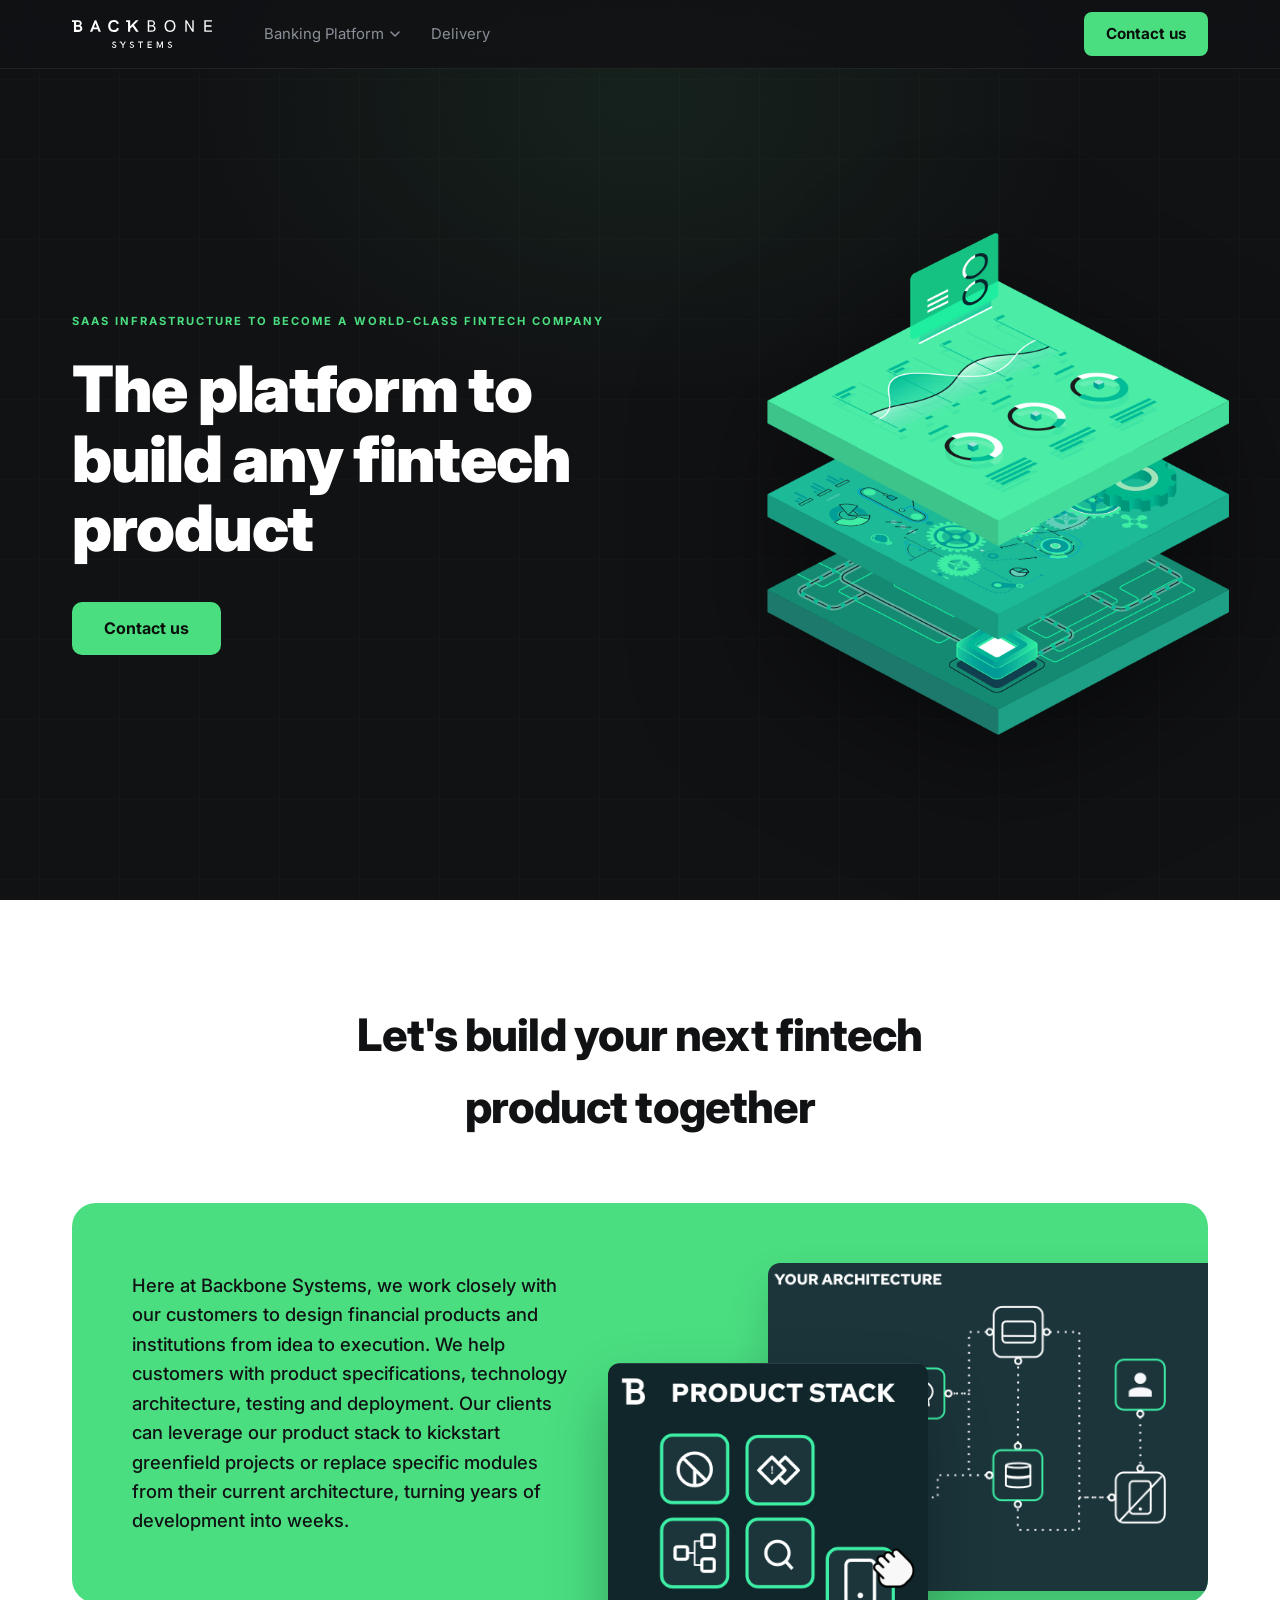
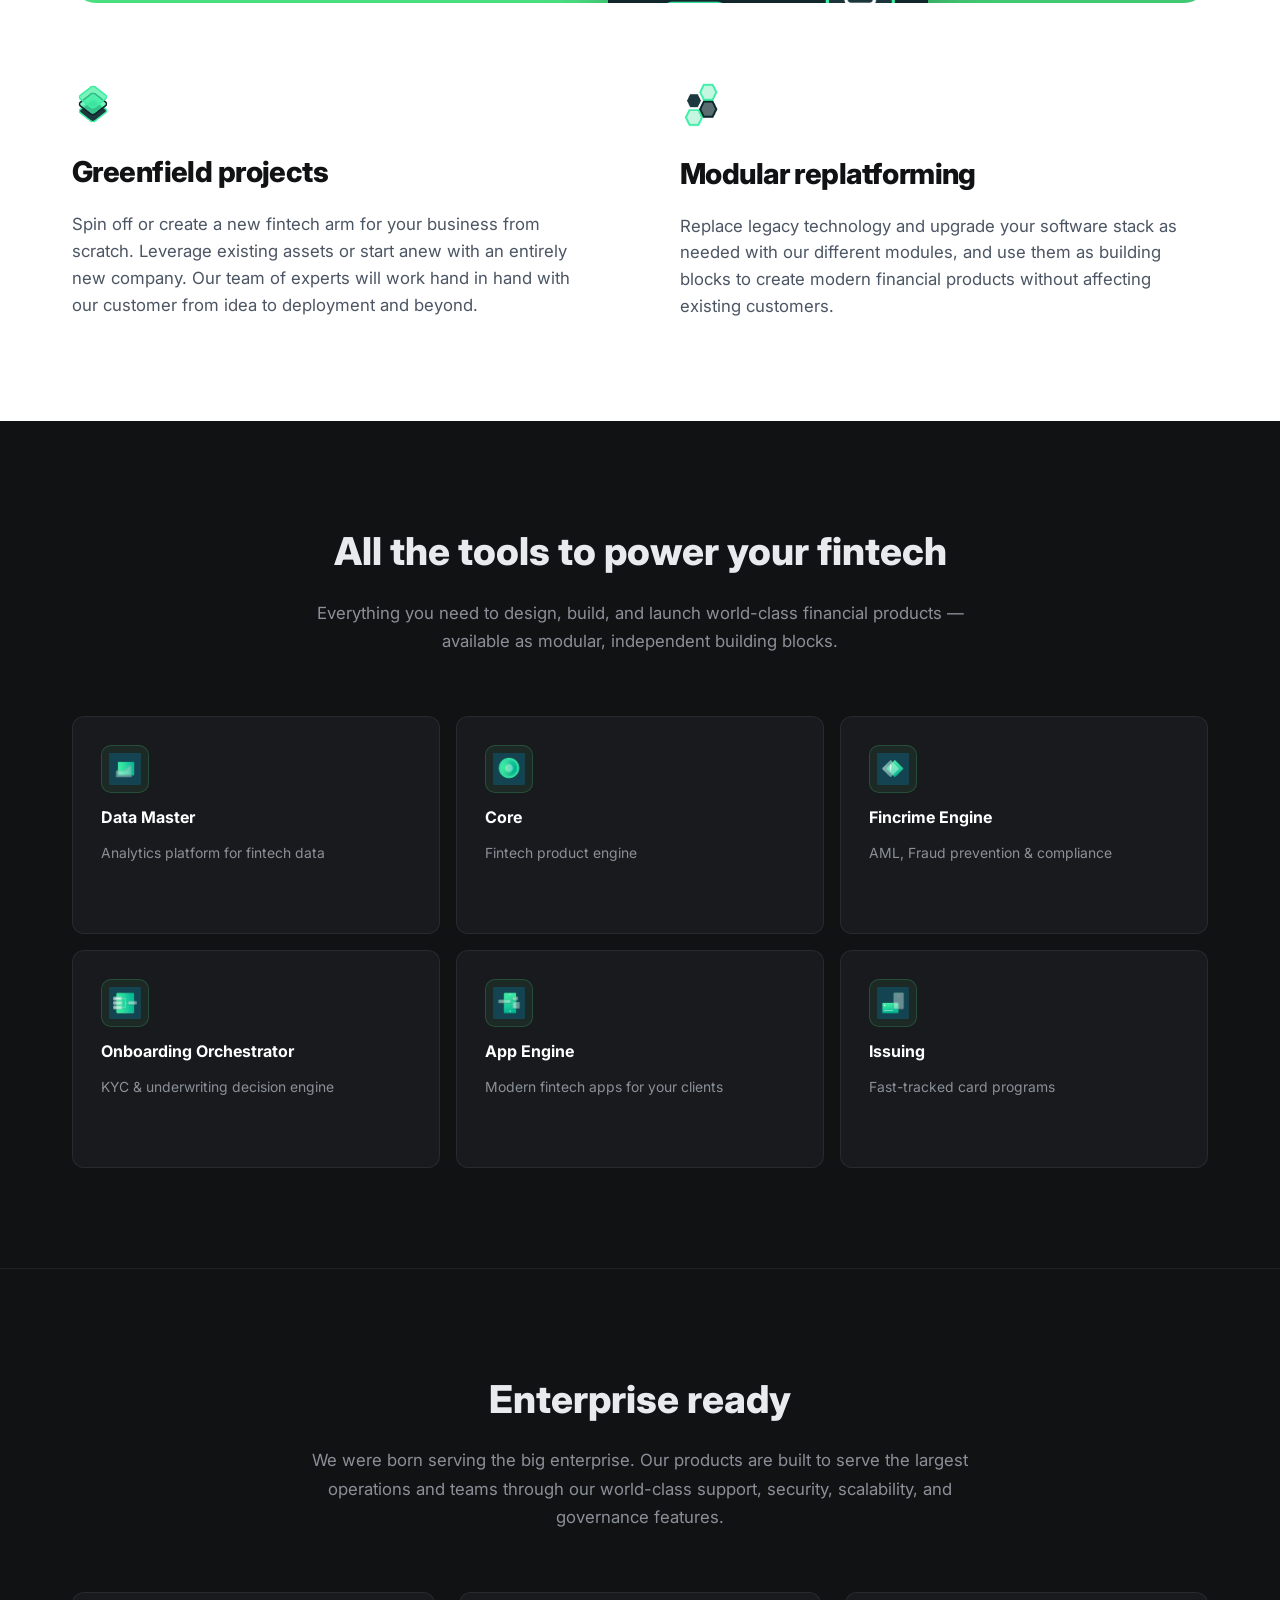
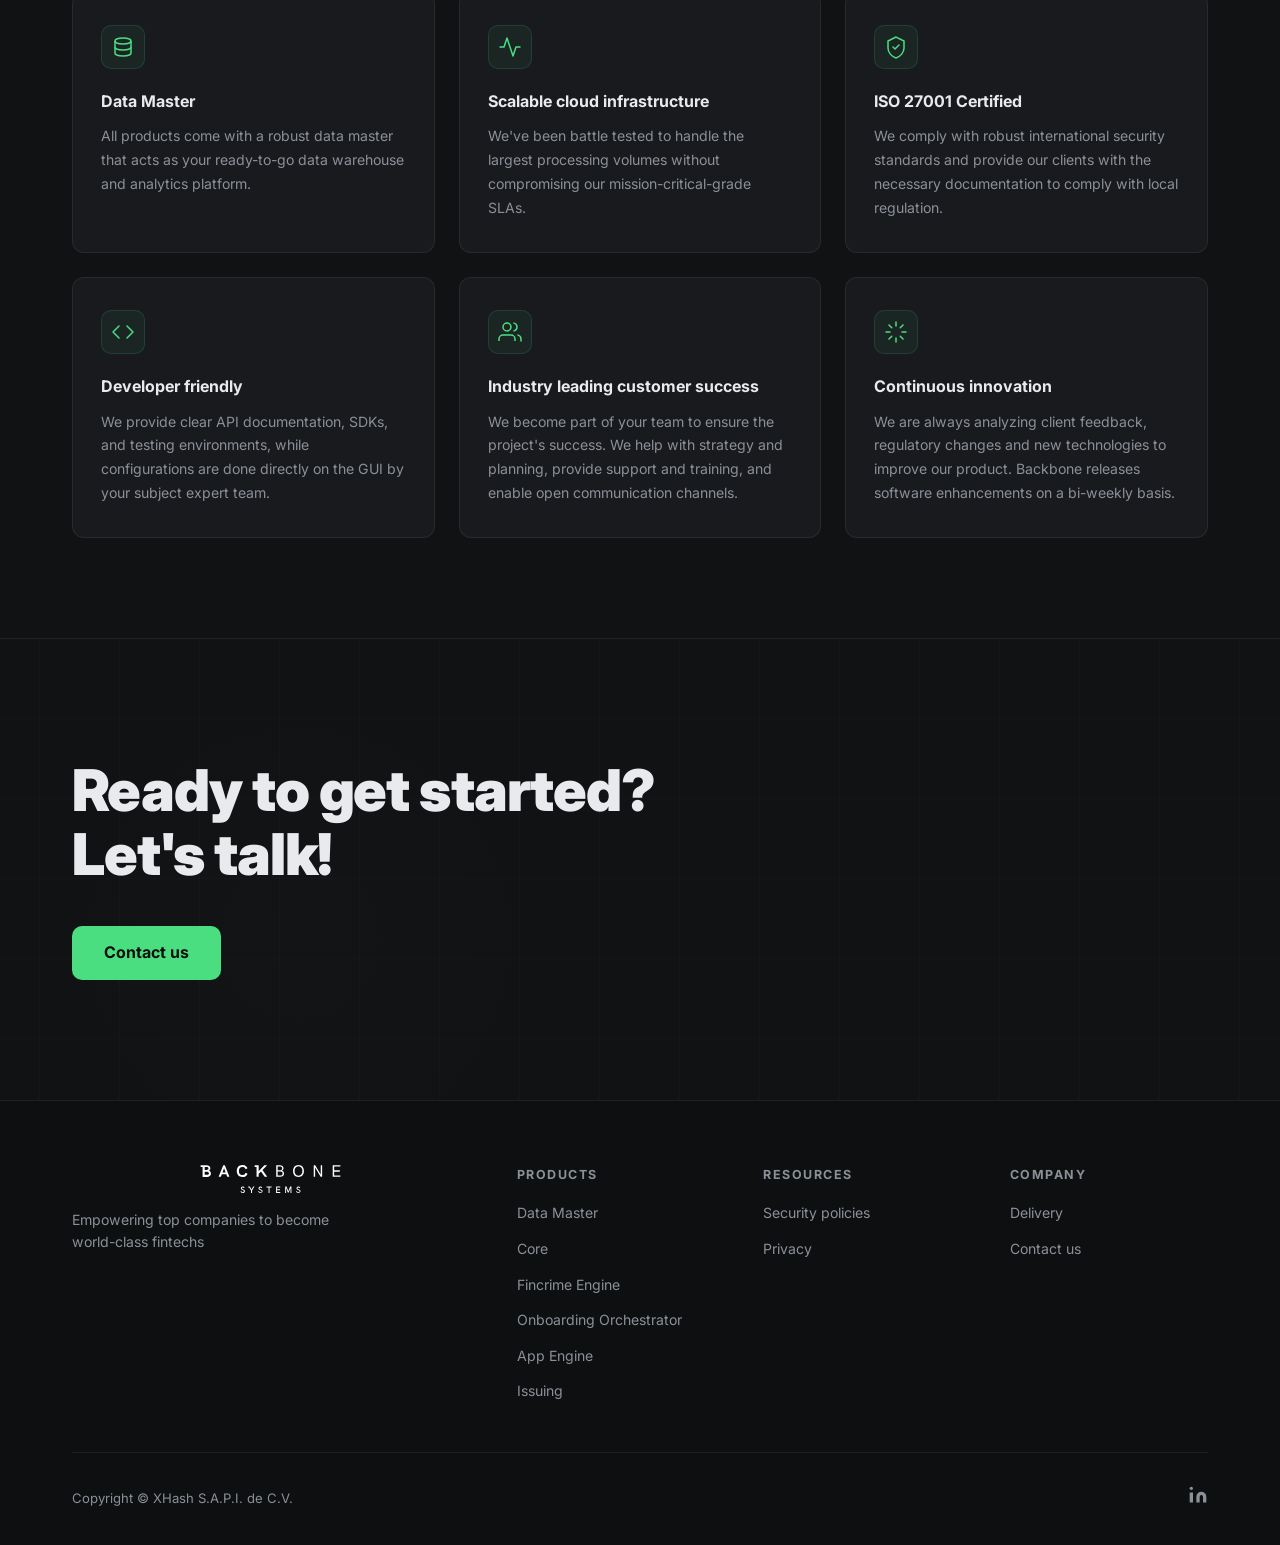
<file: index.html>
<!DOCTYPE html>
<html lang="en">
<head>
  <meta charset="UTF-8" />
  <meta name="viewport" content="width=device-width, initial-scale=1.0" />
  <title>Backbone Systems – SaaS Banking Infrastructure</title>
  <meta name="description" content="SaaS Banking Core, AML, Fraud and Compliance Engine, Onboarding Orchestrator and User App Management." />
  <link rel="preconnect" href="https://fonts.googleapis.com" />
  <link rel="preconnect" href="https://fonts.gstatic.com" crossorigin />
  <link href="https://fonts.googleapis.com/css2?family=Inter:wght@300;400;500;600;700;800;900&display=swap" rel="stylesheet" />
  <link rel="stylesheet" href="styles.css" />
</head>
<body>

  <div id="navbar-placeholder"></div>

  <!-- HERO -->
  <section class="hero" id="hero">
    <div class="grid-bg" aria-hidden="true"></div>
    <div class="hero-glow" aria-hidden="true"></div>
    <div class="hero-inner">
      <div class="hero-text">
        <p class="hero-eyebrow">SAAS INFRASTRUCTURE TO BECOME A WORLD-CLASS FINTECH COMPANY</p>
        <h1 class="hero-headline">The platform to build any fintech product</h1>
        <a href="#contact" class="btn-primary btn-lg">Contact us</a>
      </div>
      <div class="hero-visual">
        <img src="assets/images/hero-main.png" alt="Backbone Platform Stack" class="hero-img" />
      </div>
    </div>
  </section>

  <!-- INTRO -->
  <section class="intro" id="about" style="padding: 100px 0; background: #ffffff;">
    <div class="container">
      <h2 style="text-align: center; font-size: clamp(2rem, 4vw, 2.8rem); font-weight: 800; color: #111214; margin-bottom: 60px; letter-spacing: -0.02em;">Let's build your next fintech<br/>product together</h2>
      
      <!-- Green Banner -->
      <div class="product-banner">
        <div class="product-banner-text">
          <p>Here at Backbone Systems, we work closely with our customers to design financial products and institutions from idea to execution. We help customers with product specifications, technology architecture, testing and deployment. Our clients can leverage our product stack to kickstart greenfield projects or replace specific modules from their current architecture, turning years of development into weeks.</p>
        </div>
        <div class="product-banner-visual">
          <img src="assets/images/home-ui-1.png" alt="Your Architecture" class="pbv-img-1" />
          <img src="assets/images/home-ui-2.png" alt="Product Stack" class="pbv-img-2" />
        </div>
      </div>
      
      <!-- White Section -->
      <div class="intro-grid intro-white-grid">
        <div>
          <img src="assets/images/home-ui-3.png" alt="Greenfield" class="intro-icon" />
          <h3 class="intro-title">Greenfield projects</h3>
          <p class="intro-desc">Spin off or create a new fintech arm for your business from scratch. Leverage existing assets or start anew with an entirely new company. Our team of experts will work hand in hand with our customer from idea to deployment and beyond.</p>
        </div>
        <div>
          <img src="assets/images/home-ui-4.png" alt="Modular" class="intro-icon" />
          <h3 class="intro-title">Modular replatforming</h3>
          <p class="intro-desc">Replace legacy technology and upgrade your software stack as needed with our different modules, and use them as building blocks to create modern financial products without affecting existing customers.</p>
        </div>
      </div>
    </div>
  </section>

  <!-- PRODUCTS -->
  <section class="products" id="products">
    <div class="container">
      <div class="section-header">
        <h2>All the tools to power your fintech</h2>
        <p>Everything you need to design, build, and launch world-class financial products — available as modular, independent building blocks.</p>
      </div>
      <div class="product-grid">
        <a href="banking-platform/data-master.html" class="product-card" id="card-data-master">
          <div class="pc-icon">
            <img src="assets/images/logo-data-master.png" alt="Data Master" width="32" height="32" />
          </div>
          <h3>Data Master</h3>
          <p>Analytics platform for fintech data</p>
          <span class="pc-arrow">→</span>
        </a>
        <a href="banking-platform/core.html" class="product-card" id="card-core">
          <div class="pc-icon">
            <img src="assets/images/logo-core.png" alt="Core" width="32" height="32" />
          </div>
          <h3>Core</h3>
          <p>Fintech product engine</p>
          <span class="pc-arrow">→</span>
        </a>
        <a href="banking-platform/fcd.html" class="product-card" id="card-fincrime">
          <div class="pc-icon">
            <img src="assets/images/logo-fcd.png" alt="Fincrime Engine" width="32" height="32" />
          </div>
          <h3>Fincrime Engine</h3>
          <p>AML, Fraud prevention &amp; compliance</p>
          <span class="pc-arrow">→</span>
        </a>
        <a href="banking-platform/onboarding.html" class="product-card" id="card-onboarding">
          <div class="pc-icon">
            <img src="assets/images/logo-onboarding.png" alt="Onboarding Orchestrator" width="32" height="32" />
          </div>
          <h3>Onboarding Orchestrator</h3>
          <p>KYC &amp; underwriting decision engine</p>
          <span class="pc-arrow">→</span>
        </a>
        <a href="banking-platform/app-engine.html" class="product-card" id="card-app-engine">
          <div class="pc-icon">
            <img src="assets/images/logo-app-engine.png" alt="App Engine" width="32" height="32" />
          </div>
          <h3>App Engine</h3>
          <p>Modern fintech apps for your clients</p>
          <span class="pc-arrow">→</span>
        </a>
        <a href="banking-platform/issuing.html" class="product-card" id="card-issuing">
          <div class="pc-icon">
            <img src="assets/images/logo-issuing.png" alt="Issuing" width="32" height="32" />
          </div>
          <h3>Issuing</h3>
          <p>Fast-tracked card programs</p>
          <span class="pc-arrow">→</span>
        </a>
      </div>
    </div>
  </section>



  <!-- ENTERPRISE -->
  <section class="enterprise" id="enterprise">
    <div class="container">
      <div class="section-header">
        <h2>Enterprise ready</h2>
        <p>We were born serving the big enterprise. Our products are built to serve the largest operations and teams through our world-class support, security, scalability, and governance features.</p>
      </div>
      <div class="enterprise-grid">
        <div class="enterprise-card" id="ec-data-master">
          <div class="ec-icon">
            <svg width="24" height="24" viewBox="0 0 24 24" fill="none"><ellipse cx="12" cy="6" rx="8" ry="3" stroke="#4ade80" stroke-width="1.5"/><path d="M4 6v6c0 1.66 3.58 3 8 3s8-1.34 8-3V6" stroke="#4ade80" stroke-width="1.5"/><path d="M4 12v6c0 1.66 3.58 3 8 3s8-1.34 8-3v-6" stroke="#4ade80" stroke-width="1.5"/></svg>
          </div>
          <h3>Data Master</h3>
          <p>All products come with a robust data master that acts as your ready-to-go data warehouse and analytics platform.</p>
        </div>
        <div class="enterprise-card" id="ec-scalable">
          <div class="ec-icon">
            <svg width="24" height="24" viewBox="0 0 24 24" fill="none"><path d="M22 12h-4l-3 9L9 3l-3 9H2" stroke="#4ade80" stroke-width="1.5" stroke-linecap="round" stroke-linejoin="round"/></svg>
          </div>
          <h3>Scalable cloud infrastructure</h3>
          <p>We've been battle tested to handle the largest processing volumes without compromising our mission-critical-grade SLAs.</p>
        </div>
        <div class="enterprise-card" id="ec-iso">
          <div class="ec-icon">
            <svg width="24" height="24" viewBox="0 0 24 24" fill="none"><path d="M12 2L4 6v7c0 4.42 3.46 8.57 8 9.93C16.54 21.57 20 17.42 20 13V6L12 2z" stroke="#4ade80" stroke-width="1.5"/><path d="M9 12l2 2 4-4" stroke="#4ade80" stroke-width="1.5" stroke-linecap="round" stroke-linejoin="round"/></svg>
          </div>
          <h3>ISO 27001 Certified</h3>
          <p>We comply with robust international security standards and provide our clients with the necessary documentation to comply with local regulation.</p>
        </div>
        <div class="enterprise-card" id="ec-dev">
          <div class="ec-icon">
            <svg width="24" height="24" viewBox="0 0 24 24" fill="none"><polyline points="16 18 22 12 16 6" stroke="#4ade80" stroke-width="1.5" stroke-linecap="round" stroke-linejoin="round"/><polyline points="8 6 2 12 8 18" stroke="#4ade80" stroke-width="1.5" stroke-linecap="round" stroke-linejoin="round"/></svg>
          </div>
          <h3>Developer friendly</h3>
          <p>We provide clear API documentation, SDKs, and testing environments, while configurations are done directly on the GUI by your subject expert team.</p>
        </div>
        <div class="enterprise-card" id="ec-success">
          <div class="ec-icon">
            <svg width="24" height="24" viewBox="0 0 24 24" fill="none"><path d="M17 21v-2a4 4 0 0 0-4-4H5a4 4 0 0 0-4 4v2" stroke="#4ade80" stroke-width="1.5"/><circle cx="9" cy="7" r="4" stroke="#4ade80" stroke-width="1.5"/><path d="M23 21v-2a4 4 0 0 0-3-3.87M16 3.13a4 4 0 0 1 0 7.75" stroke="#4ade80" stroke-width="1.5" stroke-linecap="round"/></svg>
          </div>
          <h3>Industry leading customer success</h3>
          <p>We become part of your team to ensure the project's success. We help with strategy and planning, provide support and training, and enable open communication channels.</p>
        </div>
        <div class="enterprise-card" id="ec-innovation">
          <div class="ec-icon">
            <svg width="24" height="24" viewBox="0 0 24 24" fill="none"><path d="M12 2v4M12 18v4M4.93 4.93l2.83 2.83M16.24 16.24l2.83 2.83M2 12h4M18 12h4M4.93 19.07l2.83-2.83M16.24 7.76l2.83-2.83" stroke="#4ade80" stroke-width="1.5" stroke-linecap="round"/></svg>
          </div>
          <h3>Continuous innovation</h3>
          <p>We are always analyzing client feedback, regulatory changes and new technologies to improve our product. Backbone releases software enhancements on a bi-weekly basis.</p>
        </div>
      </div>
    </div>
  </section>

  <!-- CTA -->
  <section class="cta-section" id="contact">
    <div class="grid-bg" aria-hidden="true"></div>
    <div class="cta-glow" aria-hidden="true"></div>
    <div class="container cta-inner">
      <h2>Ready to get started?<br/>Let's talk!</h2>
      <a href="contact.html" class="btn-primary btn-lg">Contact us</a>
    </div>
  </section>

  <!-- FOOTER -->
  <div id="footer-placeholder"></div>

  <script src="components.js"></script>
  <script src="main.js"></script>
  <script>initComponents('.');</script>
</body>
</html>
</file>
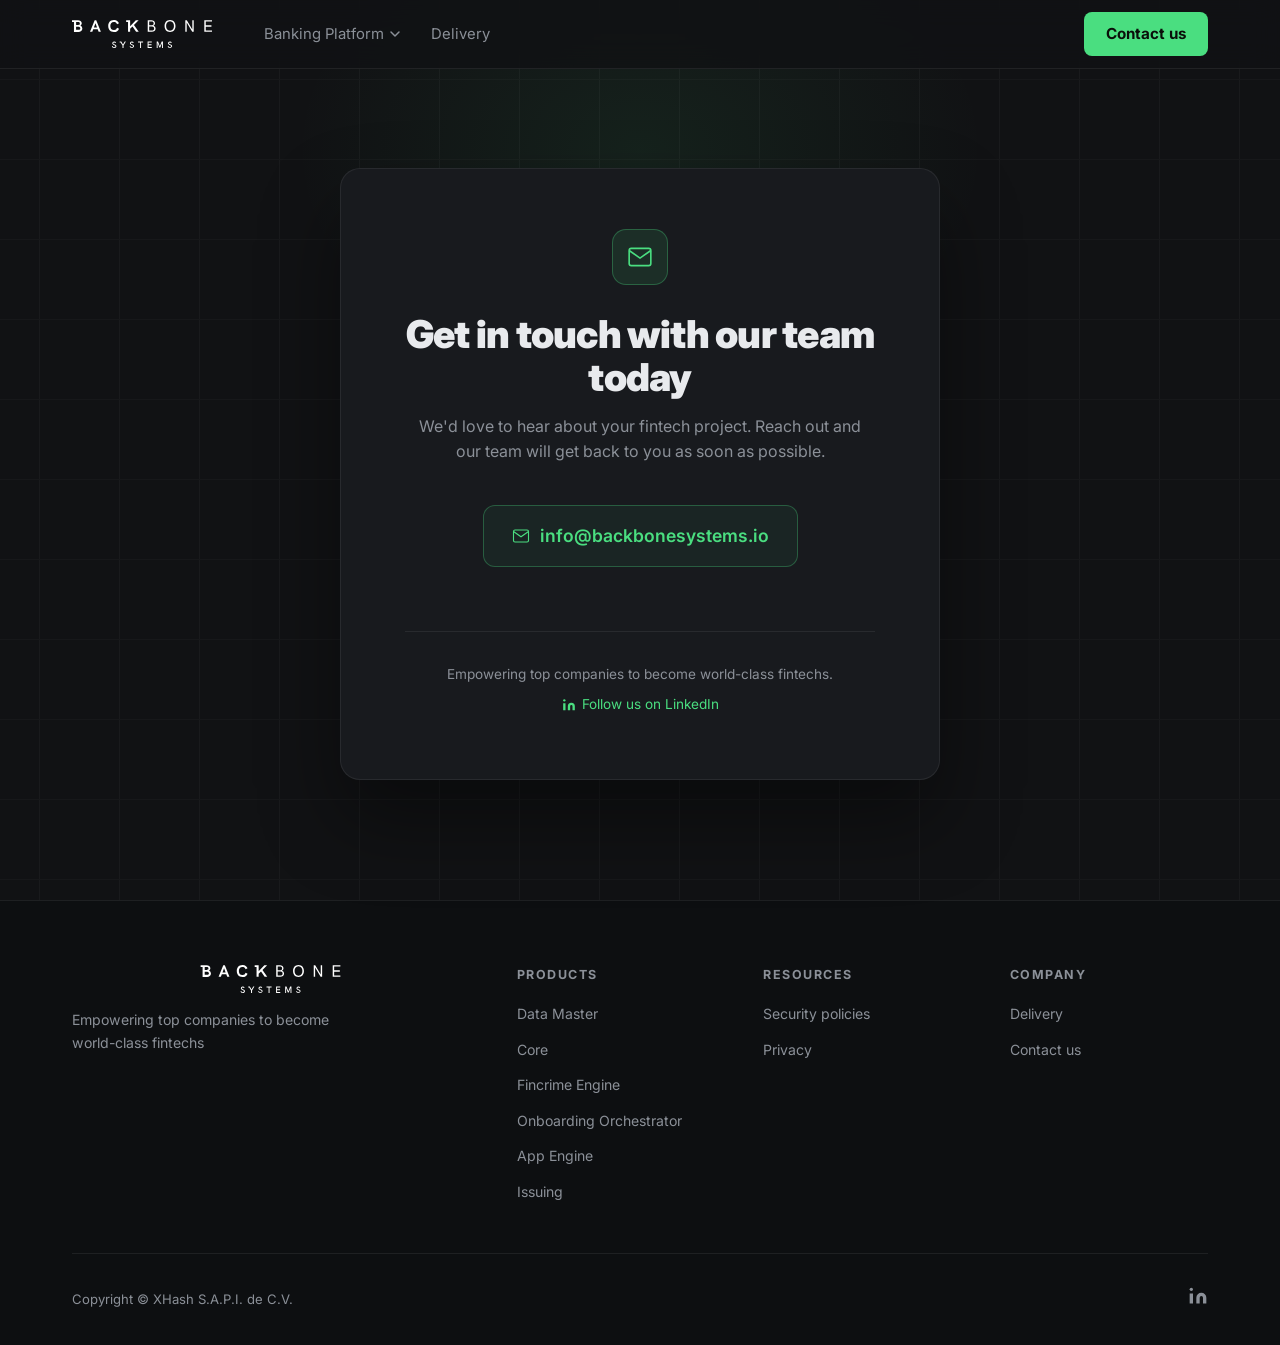
<file: contact.html>
<!DOCTYPE html>
<html lang="en">
<head>
  <meta charset="UTF-8" />
  <meta name="viewport" content="width=device-width, initial-scale=1.0" />
  <title>Contact – Backbone Systems</title>
  <meta name="description" content="Get in touch with the Backbone Systems team. We'd love to help you build your next fintech product." />
  <link rel="preconnect" href="https://fonts.googleapis.com" />
  <link rel="preconnect" href="https://fonts.gstatic.com" crossorigin />
  <link href="https://fonts.googleapis.com/css2?family=Inter:wght@300;400;500;600;700;800;900&display=swap" rel="stylesheet" />
  <link rel="stylesheet" href="styles.css" />
</head>
<body>
  <div id="navbar-placeholder"></div>

  <main class="contact-page">
    <div class="grid-bg" aria-hidden="true"></div>
    <div class="hero-glow" aria-hidden="true"></div>
    <div class="contact-card">
      <div style="width:56px;height:56px;background:rgba(74,222,128,0.1);border:1px solid rgba(74,222,128,0.3);border-radius:14px;display:flex;align-items:center;justify-content:center;margin:0 auto 28px;">
        <svg width="26" height="26" viewBox="0 0 24 24" fill="none"><path d="M4 4h16c1.1 0 2 .9 2 2v12c0 1.1-.9 2-2 2H4c-1.1 0-2-.9-2-2V6c0-1.1.9-2 2-2z" stroke="#4ade80" stroke-width="1.5"/><polyline points="22,6 12,13 2,6" stroke="#4ade80" stroke-width="1.5"/></svg>
      </div>
      <h1>Get in touch with our team today</h1>
      <p class="subtitle">We'd love to hear about your fintech project. Reach out and our team will get back to you as soon as possible.</p>
      <a href="mailto:info@backbonesystems.io" class="contact-email-link" id="email-cta">
        <svg width="18" height="18" viewBox="0 0 24 24" fill="none"><path d="M4 4h16c1.1 0 2 .9 2 2v12c0 1.1-.9 2-2 2H4c-1.1 0-2-.9-2-2V6c0-1.1.9-2 2-2z" stroke="currentColor" stroke-width="1.5"/><polyline points="22,6 12,13 2,6" stroke="currentColor" stroke-width="1.5"/></svg>
        info@backbonesystems.io
      </a>
      <hr class="contact-divider" />
      <p class="contact-info">
        Empowering top companies to become world-class fintechs.<br/>
        <a href="https://www.linkedin.com/company/backbonesystems/" target="_blank" rel="noopener" style="color:var(--accent);text-decoration:none;margin-top:8px;display:inline-flex;align-items:center;gap:6px;">
          <svg width="14" height="14" viewBox="0 0 24 24" fill="currentColor"><path d="M16 8a6 6 0 0 1 6 6v7h-4v-7a2 2 0 0 0-2-2 2 2 0 0 0-2 2v7h-4v-7a6 6 0 0 1 6-6z"/><rect x="2" y="9" width="4" height="12"/><circle cx="4" cy="4" r="2"/></svg>
          Follow us on LinkedIn
        </a>
      </p>
    </div>
  </main>

  <div id="footer-placeholder"></div>
  <script src="components.js"></script>
  <script>initComponents('.');</script>
</body>
</html>
</file>
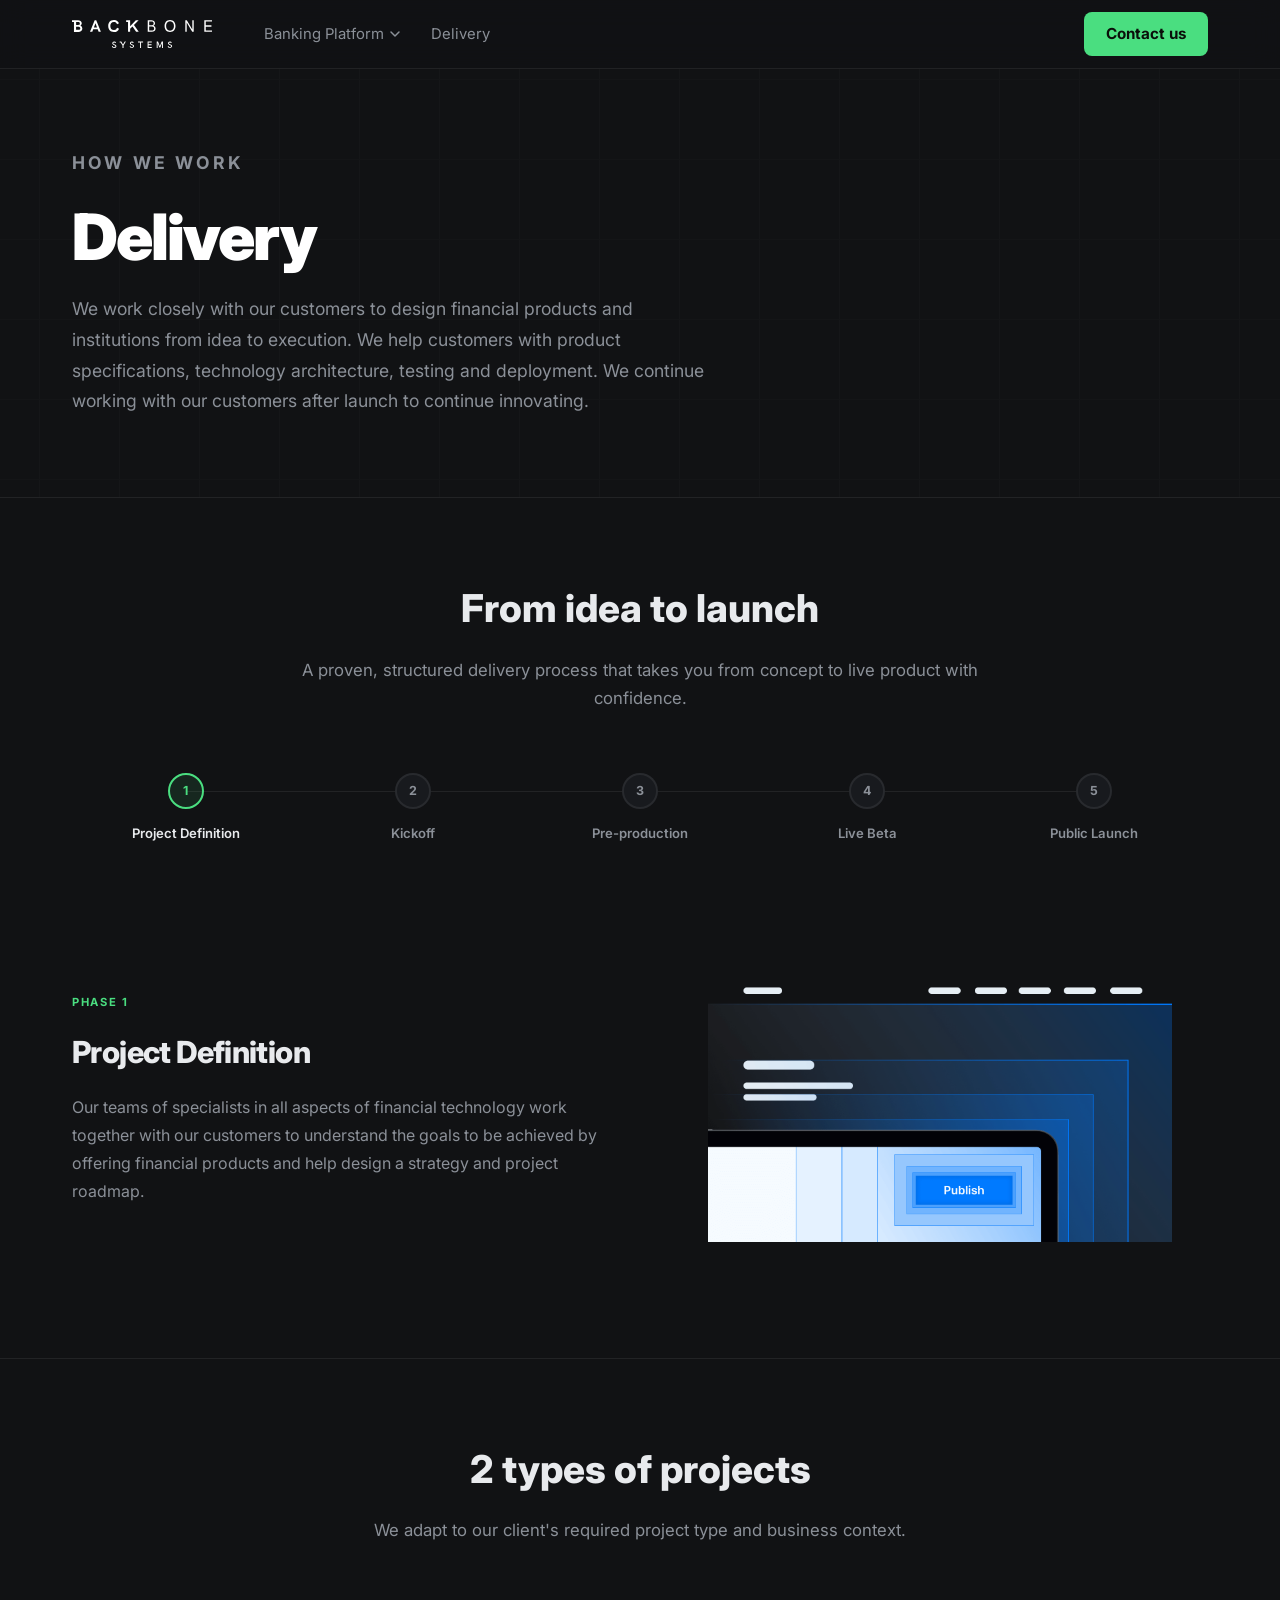
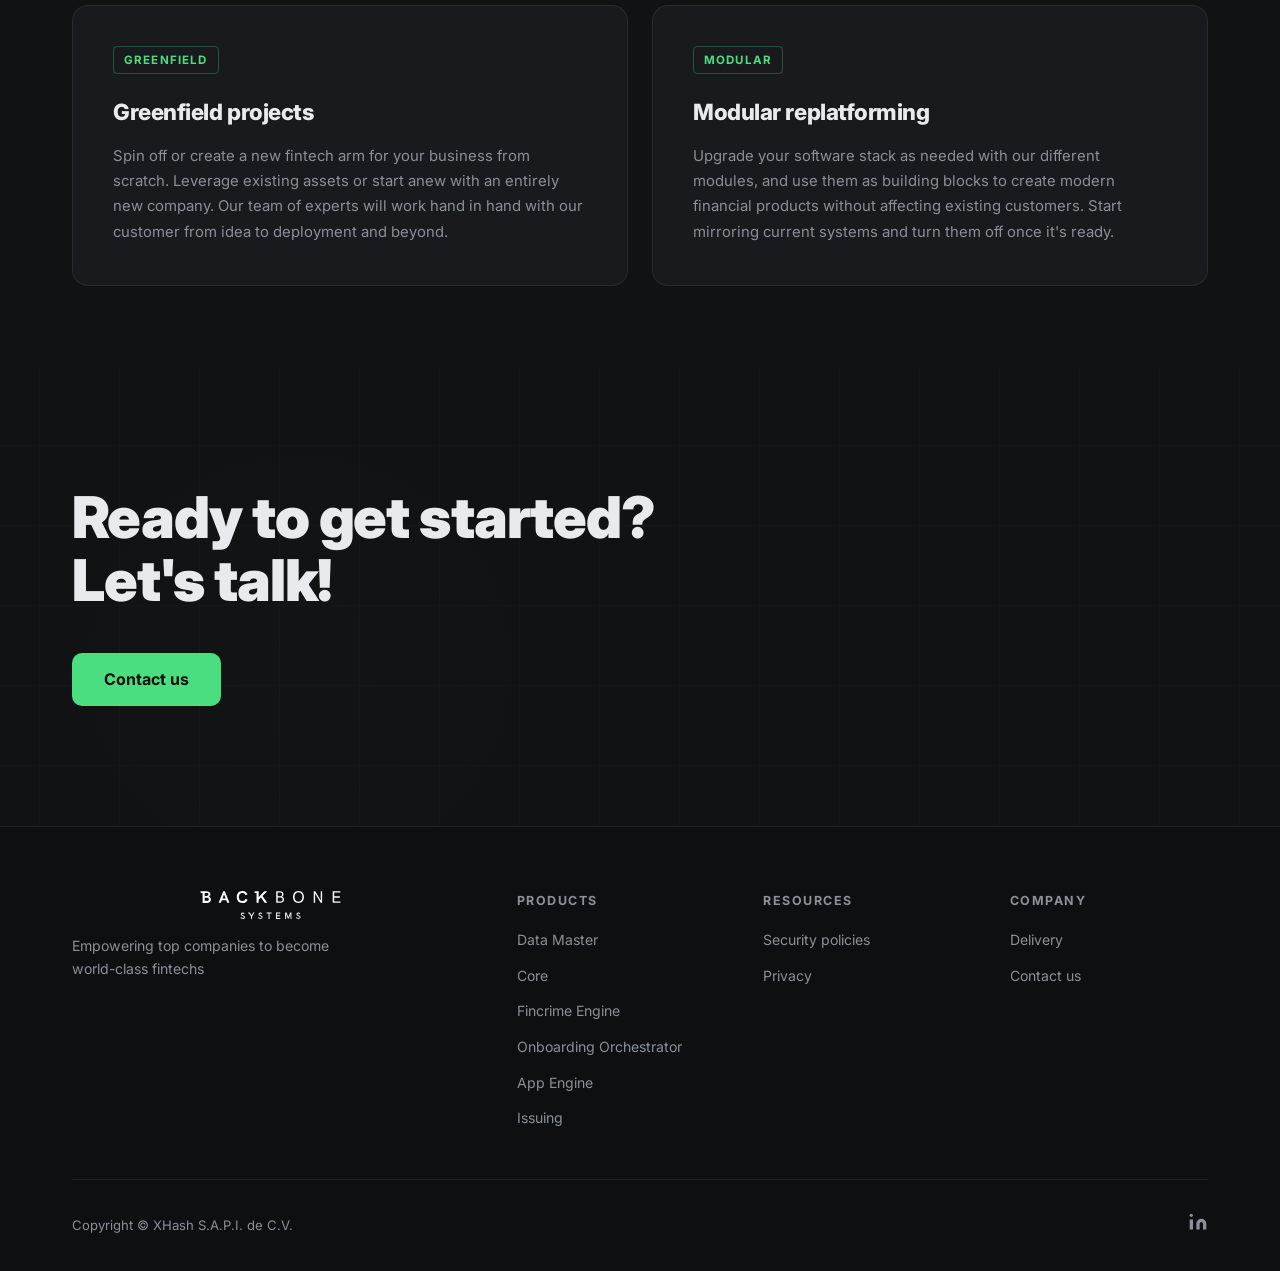
<file: delivery.html>
<!DOCTYPE html>
<html lang="en">
<head>
  <meta charset="UTF-8" />
  <meta name="viewport" content="width=device-width, initial-scale=1.0" />
  <title>Delivery – Backbone Systems</title>
  <meta name="description" content="We work closely with our customers to design financial products from idea to execution." />
  <link rel="preconnect" href="https://fonts.googleapis.com" />
  <link rel="preconnect" href="https://fonts.gstatic.com" crossorigin />
  <link href="https://fonts.googleapis.com/css2?family=Inter:wght@300;400;500;600;700;800;900&display=swap" rel="stylesheet" />
  <link rel="stylesheet" href="styles.css" />
</head>
<body>
  <div id="navbar-placeholder"></div>

  <!-- HERO -->
  <section class="delivery-hero">
    <div class="grid-bg" aria-hidden="true"></div>
    <div class="container" style="position:relative;z-index:1;">
      <p class="hero-eyebrow">HOW WE WORK</p>
      <h1>Delivery</h1>
      <p>We work closely with our customers to design financial products and institutions from idea to execution. We help customers with product specifications, technology architecture, testing and deployment. We continue working with our customers after launch to continue innovating.</p>
    </div>
  </section>

  <!-- TIMELINE -->
  <section class="timeline-section">
    <div class="container">
      <div class="section-header">
        <h2>From idea to launch</h2>
        <p>A proven, structured delivery process that takes you from concept to live product with confidence.</p>
      </div>

      <div class="timeline-steps" id="timeline-steps">
        <div class="timeline-step active" data-step="0">
          <div class="ts-dot">1</div>
          <div class="ts-label">Project Definition</div>
        </div>
        <div class="timeline-step" data-step="1">
          <div class="ts-dot">2</div>
          <div class="ts-label">Kickoff</div>
        </div>
        <div class="timeline-step" data-step="2">
          <div class="ts-dot">3</div>
          <div class="ts-label">Pre-production</div>
        </div>
        <div class="timeline-step" data-step="3">
          <div class="ts-dot">4</div>
          <div class="ts-label">Live Beta</div>
        </div>
        <div class="timeline-step" data-step="4">
          <div class="ts-dot">5</div>
          <div class="ts-label">Public Launch</div>
        </div>
      </div>

      <!-- Step content panels -->
      <div id="step-content">
        <div class="timeline-content step-panel" data-panel="0">
          <div class="tc-text">
            <span class="feature-label">Phase 1</span>
            <h3>Project Definition</h3>
            <p>Our teams of specialists in all aspects of financial technology work together with our customers to understand the goals to be achieved by offering financial products and help design a strategy and project roadmap.</p>
          </div>
          <div class="tc-visual" style="background: transparent; border: none;">
            <img src="assets/images/delivery-start.png" alt="Project Definition" style="width: 100%; height: auto; display: block;" />
          </div>
        </div>

        <div class="timeline-content step-panel" data-panel="1" style="display:none">
          <div class="tc-text">
            <span class="feature-label">Phase 2</span>
            <h3>Project Kickoff</h3>
            <p>After the project has been defined, Backbone will work with our customers to establish timelines, key people, deliverables and responsibilities and get to work immediately.</p>
          </div>
          <div class="tc-visual">
            <div class="fv-title">Kickoff Checklist</div>
            <div class="mock-flow">
              <div class="mock-flow-step"><div class="step-num">✓</div><span class="step-label">Assign dedicated project team</span><span class="mock-tag green step-status">Done</span></div>
              <div class="mock-flow-step"><div class="step-num">✓</div><span class="step-label">Environment setup &amp; access</span><span class="mock-tag green step-status">Done</span></div>
              <div class="mock-flow-step"><div class="step-num">✓</div><span class="step-label">Sprint planning session</span><span class="mock-tag green step-status">Done</span></div>
              <div class="mock-flow-step"><div class="step-num">✓</div><span class="step-label">Communication channels live</span><span class="mock-tag green step-status">Done</span></div>
            </div>
          </div>
        </div>

        <div class="timeline-content step-panel" data-panel="2" style="display:none">
          <div class="tc-text">
            <span class="feature-label">Phase 3</span>
            <h3>Pre-production</h3>
            <p>The team assigned to the customer will begin to run all internal tests and make all tweaks and changes necessary to get ready for a product launch. At this stage the first product should be complete.</p>
          </div>
          <div class="tc-visual" style="background: transparent; border: none;">
            <img src="assets/images/delivery-build.png" alt="Pre-production" style="width: 100%; height: auto; display: block;" />
          </div>
        </div>

        <div class="timeline-content step-panel" data-panel="3" style="display:none">
          <div class="tc-text">
            <span class="feature-label">Phase 4</span>
            <h3>Live Beta</h3>
            <p>The live Beta period will allow our customers to roll out to the product to a subset of users. This helps us understand how it's being used and what needs to be added, taken away or altered to be fully market ready.</p>
          </div>
          <div class="tc-visual">
            <div class="fv-title">Beta Metrics</div>
            <div class="mock-bar-container">
              <div class="mock-bar-row"><span class="mock-bar-label">Beta users</span><div class="mock-bar-track"><div class="mock-bar-fill" style="width:15%"></div></div><span class="mock-bar-val">500</span></div>
              <div class="mock-bar-row"><span class="mock-bar-label">Satisfaction</span><div class="mock-bar-track"><div class="mock-bar-fill" style="width:84%"></div></div><span class="mock-bar-val">84%</span></div>
              <div class="mock-bar-row"><span class="mock-bar-label">Bugs found</span><div class="mock-bar-track"><div class="mock-bar-fill" style="width:20%"></div></div><span class="mock-bar-val">12</span></div>
              <div class="mock-bar-row"><span class="mock-bar-label">Resolved</span><div class="mock-bar-track"><div class="mock-bar-fill" style="width:100%"></div></div><span class="mock-bar-val">12/12</span></div>
            </div>
          </div>
        </div>

        <div class="timeline-content step-panel" data-panel="4" style="display:none">
          <div class="tc-text">
            <span class="feature-label">Phase 5</span>
            <h3>Public Launch</h3>
            <p>At this point our customers will go live with their new products and our teams will continue to work with them for the long term to create and deliver new innovations on an ongoing basis with minimum hassle.</p>
          </div>
          <div class="tc-visual" style="background: transparent; border: none;">
            <img src="assets/images/delivery-grow.png" alt="Public Launch" style="width: 100%; height: auto; display: block;" />
          </div>
        </div>
      </div>
    </div>
  </section>

  <!-- PROJECT TYPES -->
  <section class="project-types">
    <div class="container">
      <div class="section-header">
        <h2>2 types of projects</h2>
        <p>We adapt to our client's required project type and business context.</p>
      </div>
      <div class="project-types-grid">
        <div class="project-type-card">
          <div class="ptc-tag">Greenfield</div>
          <h3>Greenfield projects</h3>
          <p>Spin off or create a new fintech arm for your business from scratch. Leverage existing assets or start anew with an entirely new company. Our team of experts will work hand in hand with our customer from idea to deployment and beyond.</p>
        </div>
        <div class="project-type-card">
          <div class="ptc-tag">Modular</div>
          <h3>Modular replatforming</h3>
          <p>Upgrade your software stack as needed with our different modules, and use them as building blocks to create modern financial products without affecting existing customers. Start mirroring current systems and turn them off once it's ready.</p>
        </div>
      </div>
    </div>
  </section>

  <!-- CTA -->
  <section class="cta-section">
    <div class="grid-bg" aria-hidden="true"></div>
    <div class="cta-glow" aria-hidden="true"></div>
    <div class="container cta-inner">
      <h2>Ready to get started?<br/>Let's talk!</h2>
      <a href="contact.html" class="btn-primary btn-lg">Contact us</a>
    </div>
  </section>

  <div id="footer-placeholder"></div>
  <script src="components.js"></script>
  <script>
    initComponents('.');

    // Timeline interactivity
    const steps = document.querySelectorAll('.timeline-step');
    const panels = document.querySelectorAll('.step-panel');

    steps.forEach(step => {
      step.addEventListener('click', () => {
        const idx = parseInt(step.dataset.step);
        steps.forEach(s => s.classList.remove('active'));
        step.classList.add('active');
        panels.forEach(p => p.style.display = 'none');
        document.querySelector(`[data-panel="${idx}"]`).style.display = 'grid';
      });
    });
  </script>
</body>
</html>
</file>
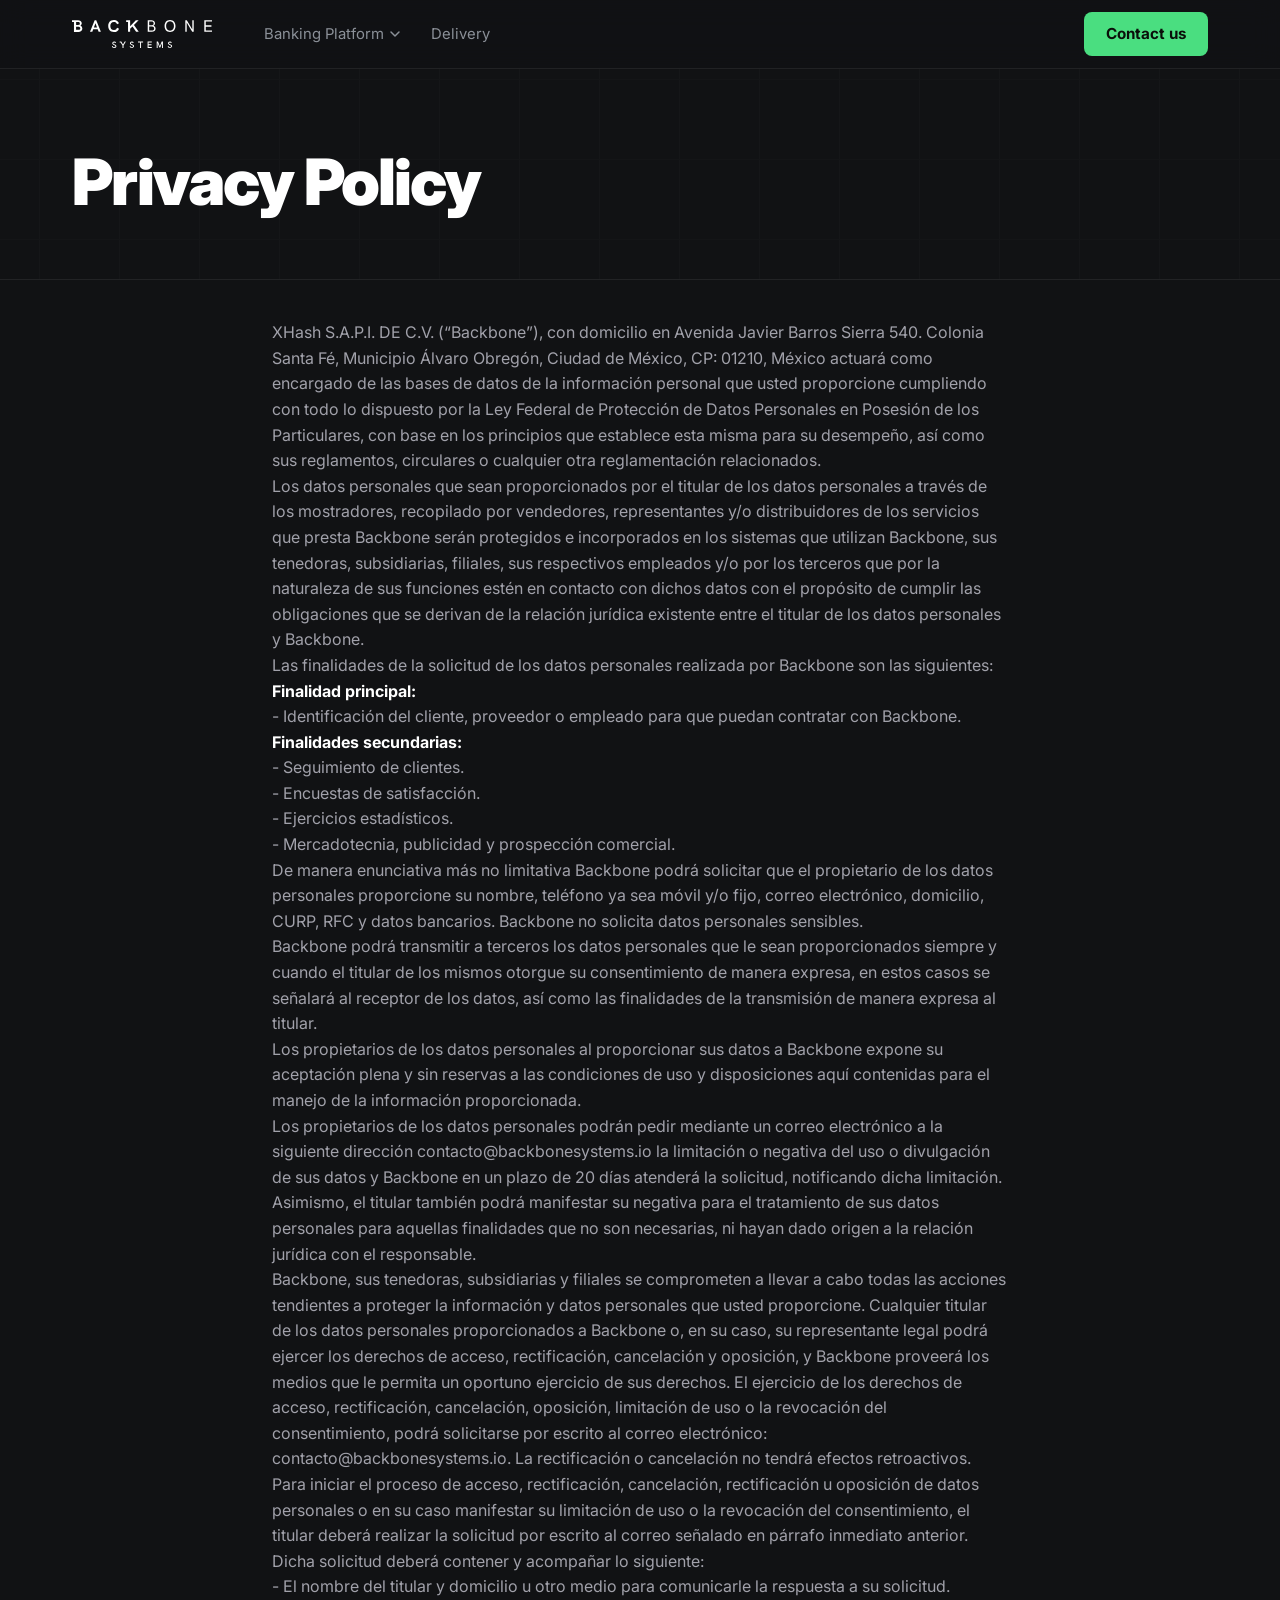
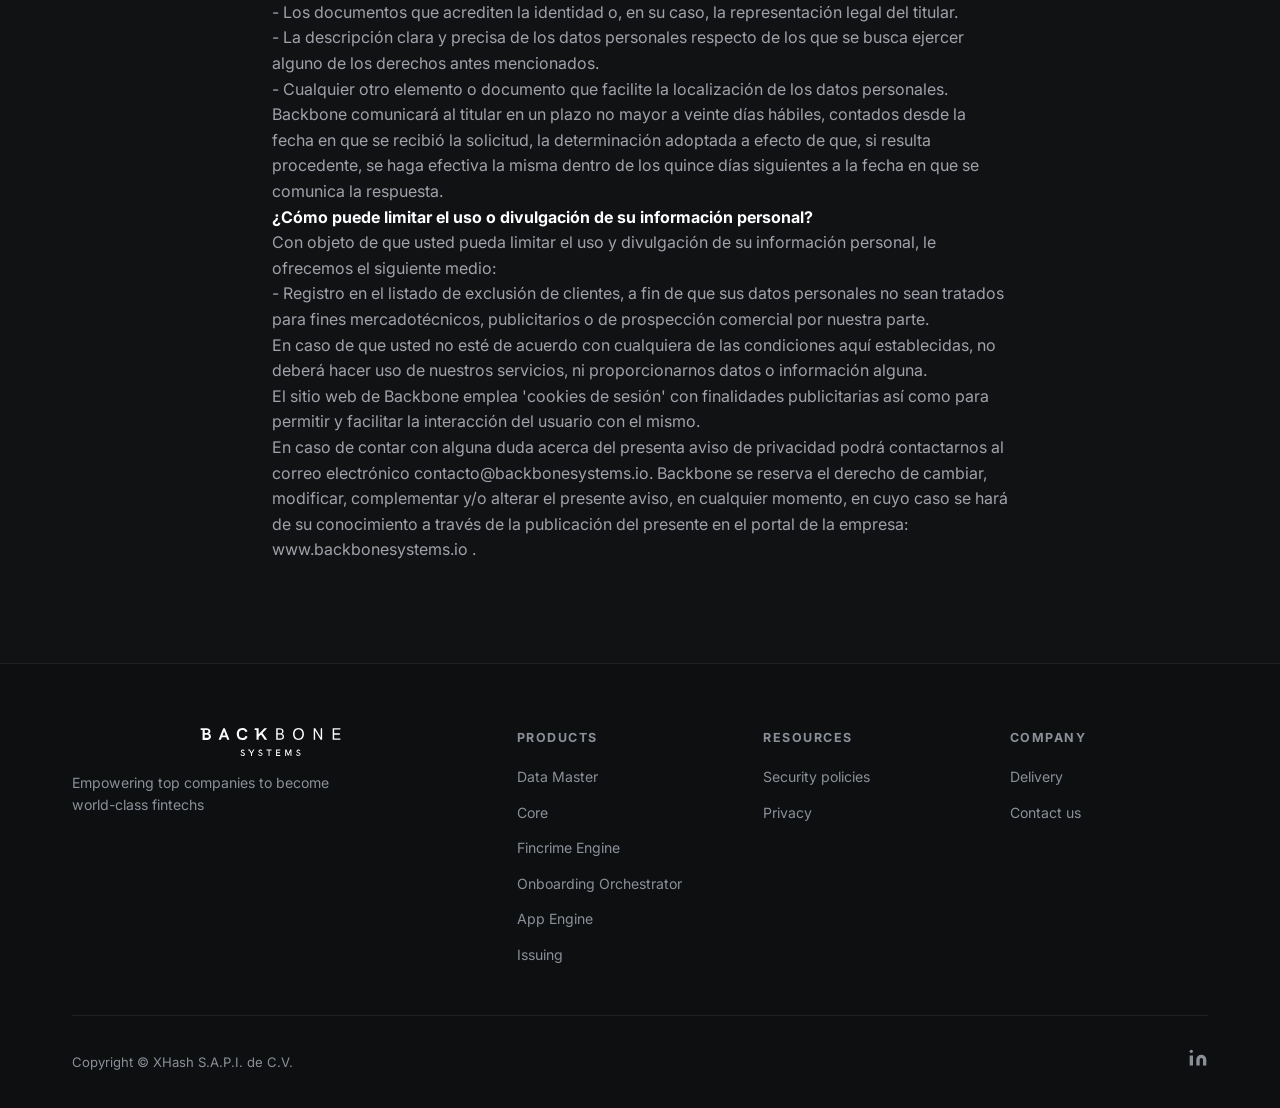
<file: privacy.html>
<!DOCTYPE html>
<html lang="en">
<head>
  <meta charset="UTF-8" />
  <meta name="viewport" content="width=device-width, initial-scale=1.0" />
  <title>Privacy Policy – Backbone Systems</title>
  <meta name="description" content="Privacy Policy for Backbone Systems" />
  <link rel="preconnect" href="https://fonts.googleapis.com" />
  <link rel="preconnect" href="https://fonts.gstatic.com" crossorigin />
  <link href="https://fonts.googleapis.com/css2?family=Inter:wght@300;400;500;600;700;800;900&display=swap" rel="stylesheet" />
  <link rel="stylesheet" href="styles.css" />
</head>
<body>
  <div id="navbar-placeholder"></div>

  <section class="delivery-hero" style="padding-bottom: 40px; min-height: auto;">
    <div class="grid-bg" aria-hidden="true"></div>
    <div class="container" style="position:relative;z-index:1;">
      <h1>Privacy Policy</h1>
    </div>
  </section>

  <section style="padding: 40px 0 100px;">
    <div class="container" style="max-width: 800px; margin: 0 auto; line-height: 1.6; color: #a1a1aa;">
      <p>XHash S.A.P.I. DE C.V. (“Backbone”), con domicilio en Avenida Javier Barros Sierra 540. Colonia Santa Fé, Municipio Álvaro Obregón, Ciudad de México, CP: 01210, México actuará como encargado de las bases de datos de la información personal que usted proporcione cumpliendo con todo lo dispuesto por la Ley Federal de Protección de Datos Personales en Posesión de los Particulares, con base en los principios que establece esta misma para su desempeño, así como sus reglamentos, circulares o cualquier otra reglamentación relacionados.</p>
      
      <p>Los datos personales que sean proporcionados por el titular de los datos personales a través de los mostradores, recopilado por vendedores, representantes y/o distribuidores de los servicios que presta Backbone serán protegidos e incorporados en los sistemas que utilizan Backbone, sus tenedoras, subsidiarias, filiales, sus respectivos empleados y/o por los terceros que por la naturaleza de sus funciones estén en contacto con dichos datos con el propósito de cumplir las obligaciones que se derivan de la relación jurídica existente entre el titular de los datos personales y Backbone.</p>
      
      <p>Las finalidades de la solicitud de los datos personales realizada por Backbone son las siguientes:</p>
      
      <p><strong style="color: #fff;">Finalidad principal:</strong><br/>
      - Identificación del cliente, proveedor o empleado para que puedan contratar con Backbone.</p>
      
      <p><strong style="color: #fff;">Finalidades secundarias:</strong><br/>
      - Seguimiento de clientes.<br/>
      - Encuestas de satisfacción.<br/>
      - Ejercicios estadísticos.<br/>
      - Mercadotecnia, publicidad y prospección comercial.</p>
      
      <p>De manera enunciativa más no limitativa Backbone podrá solicitar que el propietario de los datos personales proporcione su nombre, teléfono ya sea móvil y/o fijo, correo electrónico, domicilio, CURP, RFC y datos bancarios. Backbone no solicita datos personales sensibles.</p>
      
      <p>Backbone podrá transmitir a terceros los datos personales que le sean proporcionados siempre y cuando el titular de los mismos otorgue su consentimiento de manera expresa, en estos casos se señalará al receptor de los datos, así como las finalidades de la transmisión de manera expresa al titular.</p>
      
      <p>Los propietarios de los datos personales al proporcionar sus datos a Backbone expone su aceptación plena y sin reservas a las condiciones de uso y disposiciones aquí contenidas para el manejo de la información proporcionada.</p>
      
      <p>Los propietarios de los datos personales podrán pedir mediante un correo electrónico a la siguiente dirección contacto@backbonesystems.io la limitación o negativa del uso o divulgación de sus datos y Backbone en un plazo de 20 días atenderá la solicitud, notificando dicha limitación.</p>
      
      <p>Asimismo, el titular también podrá manifestar su negativa para el tratamiento de sus datos personales para aquellas finalidades que no son necesarias, ni hayan dado origen a la relación jurídica con el responsable.</p>
      
      <p>Backbone, sus tenedoras, subsidiarias y filiales se comprometen a llevar a cabo todas las acciones tendientes a proteger la información y datos personales que usted proporcione. Cualquier titular de los datos personales proporcionados a Backbone o, en su caso, su representante legal podrá ejercer los derechos de acceso, rectificación, cancelación y oposición, y Backbone proveerá los medios que le permita un oportuno ejercicio de sus derechos. El ejercicio de los derechos de acceso, rectificación, cancelación, oposición, limitación de uso o la revocación del consentimiento, podrá solicitarse por escrito al correo electrónico: contacto@backbonesystems.io. La rectificación o cancelación no tendrá efectos retroactivos.</p>
      
      <p>Para iniciar el proceso de acceso, rectificación, cancelación, rectificación u oposición de datos personales o en su caso manifestar su limitación de uso o la revocación del consentimiento, el titular deberá realizar la solicitud por escrito al correo señalado en párrafo inmediato anterior. Dicha solicitud deberá contener y acompañar lo siguiente:<br/>
      - El nombre del titular y domicilio u otro medio para comunicarle la respuesta a su solicitud.<br/>
      - Los documentos que acrediten la identidad o, en su caso, la representación legal del titular.<br/>
      - La descripción clara y precisa de los datos personales respecto de los que se busca ejercer alguno de los derechos antes mencionados.<br/>
      - Cualquier otro elemento o documento que facilite la localización de los datos personales.</p>
      
      <p>Backbone comunicará al titular en un plazo no mayor a veinte días hábiles, contados desde la fecha en que se recibió la solicitud, la determinación adoptada a efecto de que, si resulta procedente, se haga efectiva la misma dentro de los quince días siguientes a la fecha en que se comunica la respuesta.</p>
      
      <p><strong style="color: #fff;">¿Cómo puede limitar el uso o divulgación de su información personal?</strong><br/>
      Con objeto de que usted pueda limitar el uso y divulgación de su información personal, le ofrecemos el siguiente medio:<br/>
      - Registro en el listado de exclusión de clientes, a fin de que sus datos personales no sean tratados para fines mercadotécnicos, publicitarios o de prospección comercial por nuestra parte.</p>
      
      <p>En caso de que usted no esté de acuerdo con cualquiera de las condiciones aquí establecidas, no deberá hacer uso de nuestros servicios, ni proporcionarnos datos o información alguna.</p>
      
      <p>El sitio web de Backbone emplea 'cookies de sesión' con finalidades publicitarias así como para permitir y facilitar la interacción del usuario con el mismo.</p>
      
      <p>En caso de contar con alguna duda acerca del presenta aviso de privacidad podrá contactarnos al correo electrónico contacto@backbonesystems.io. Backbone se reserva el derecho de cambiar, modificar, complementar y/o alterar el presente aviso, en cualquier momento, en cuyo caso se hará de su conocimiento a través de la publicación del presente en el portal de la empresa: www.backbonesystems.io .</p>
    </div>
  </section>

  <div id="footer-placeholder"></div>
  <script src="components.js"></script>
  <script>
    initComponents('.');
  </script>
</body>
</html>
</file>
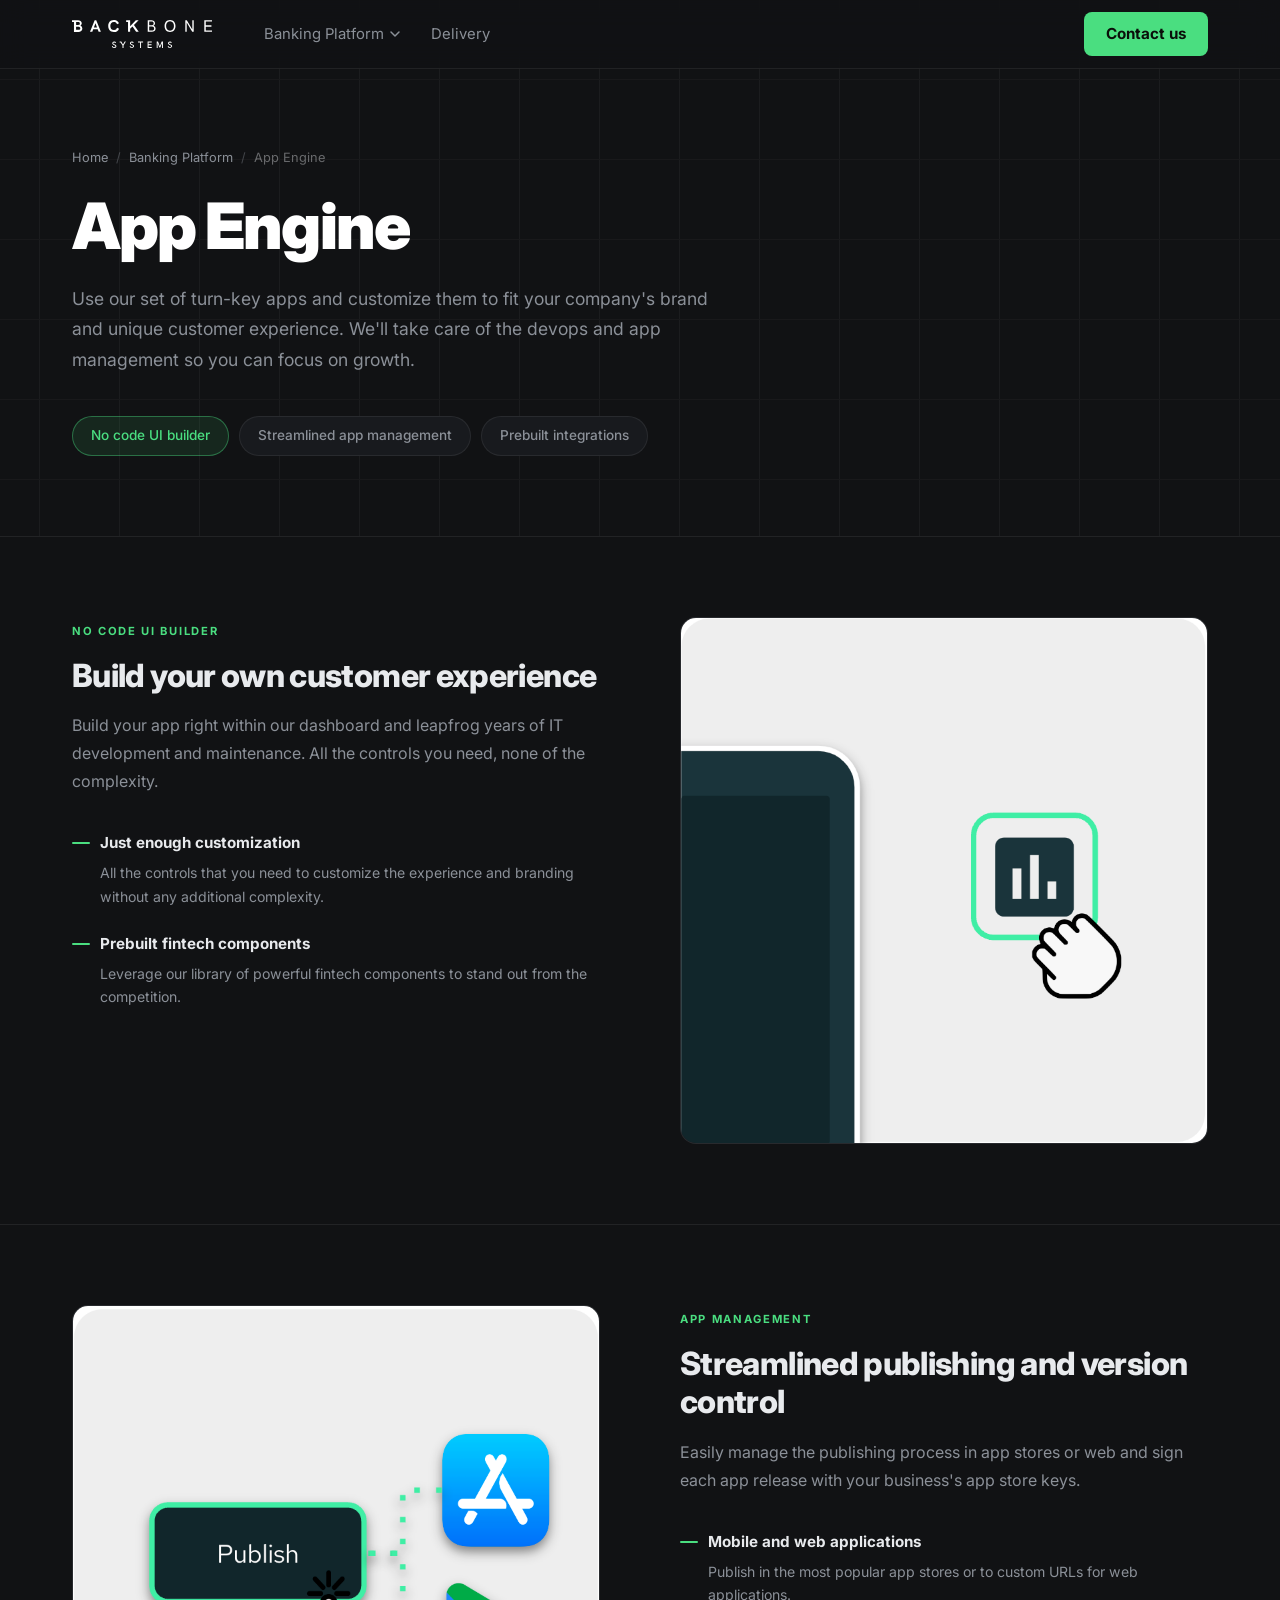
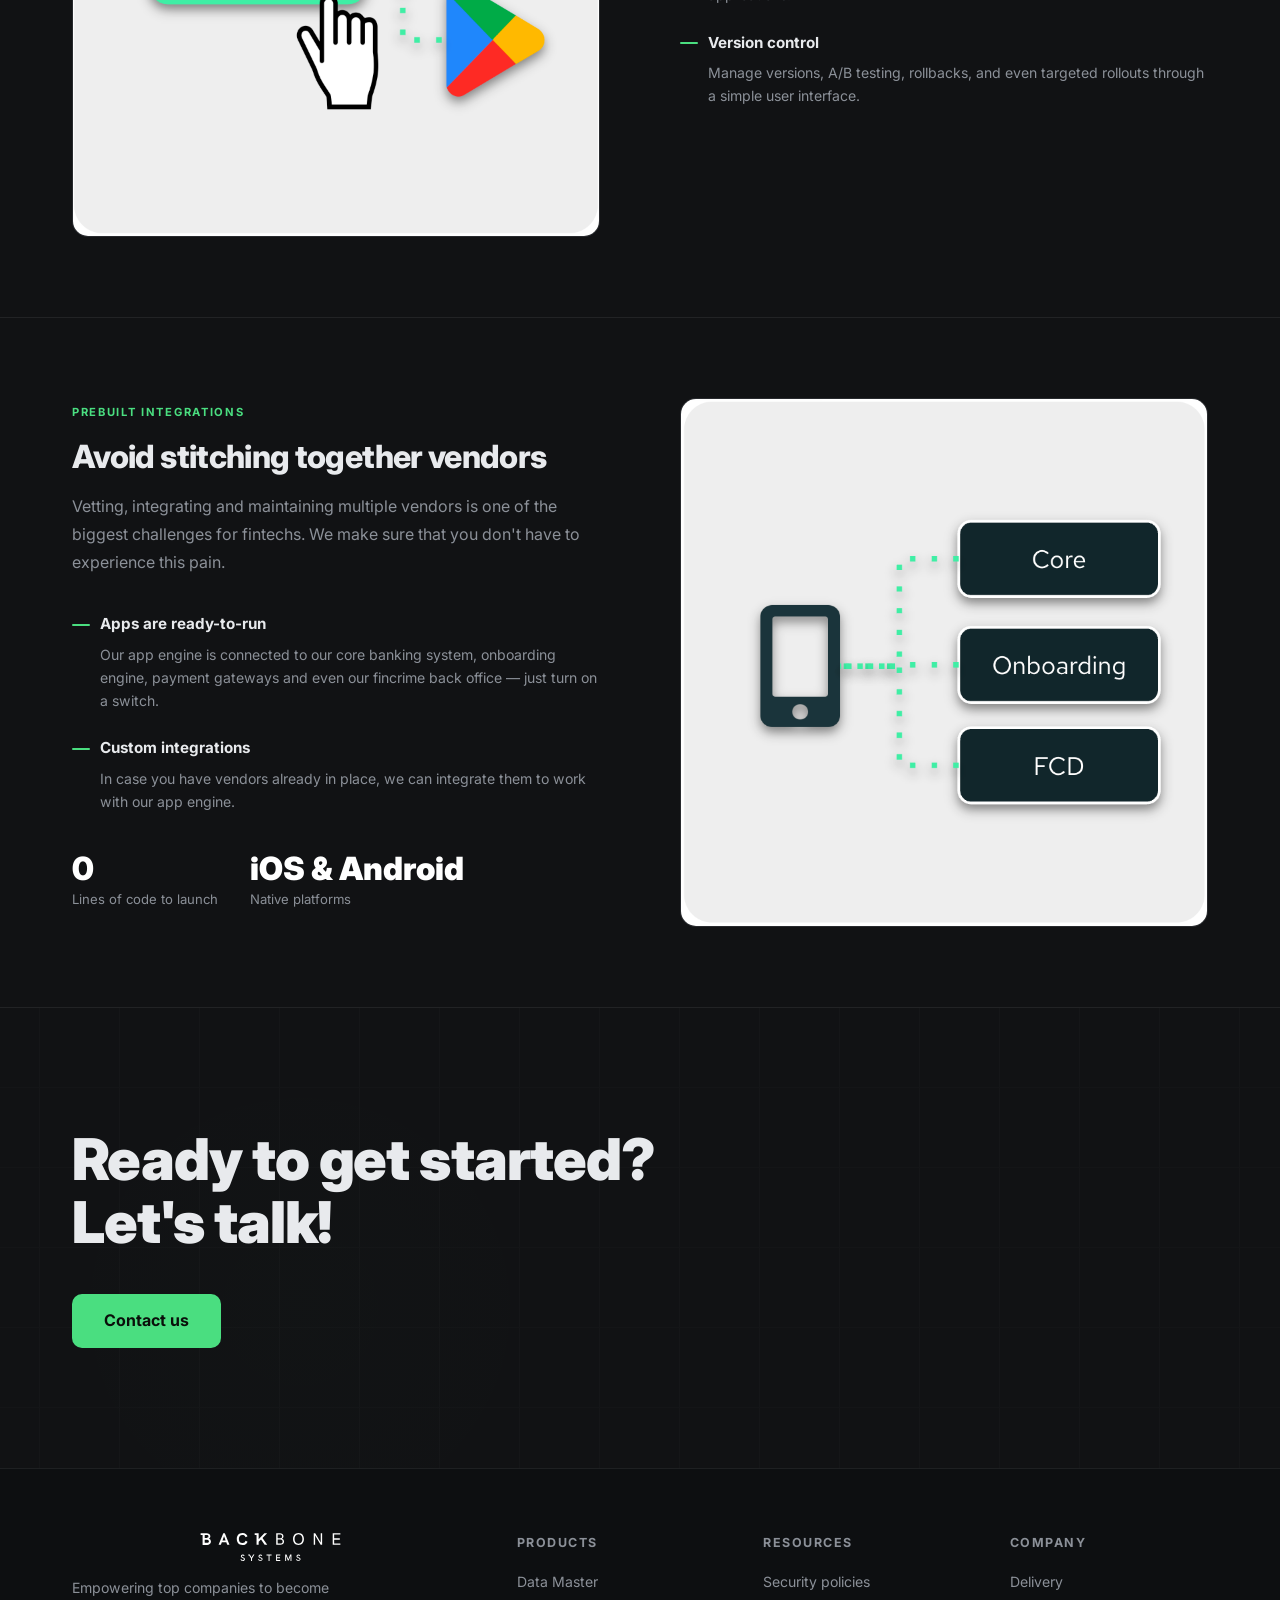
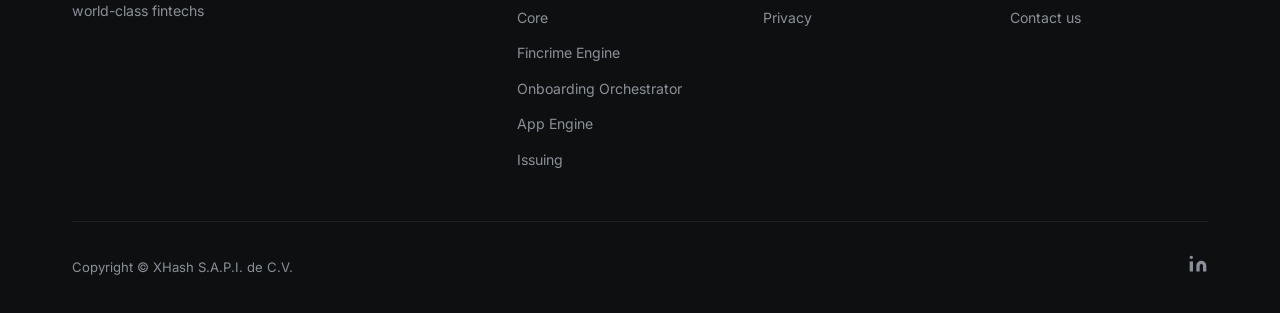
<file: banking-platform/app-engine.html>
<!DOCTYPE html>
<html lang="en">
<head>
  <meta charset="UTF-8" />
  <meta name="viewport" content="width=device-width, initial-scale=1.0" />
  <title>App Engine – Backbone Systems</title>
  <meta name="description" content="Modern fintech apps for your clients. Use our turn-key apps and customize them to fit your company's brand and unique customer experience." />
  <link rel="preconnect" href="https://fonts.googleapis.com" />
  <link rel="preconnect" href="https://fonts.gstatic.com" crossorigin />
  <link href="https://fonts.googleapis.com/css2?family=Inter:wght@300;400;500;600;700;800;900&display=swap" rel="stylesheet" />
  <link rel="stylesheet" href="../styles.css" />
</head>
<body>
  <div id="navbar-placeholder"></div>

  <section class="product-hero">
    <div class="grid-bg" aria-hidden="true"></div>
    <div class="product-hero-inner">
      <nav class="breadcrumb"><a href="../index.html">Home</a><span>/</span><a href="#">Banking Platform</a><span>/</span><span style="color:var(--text)">App Engine</span></nav>
      <h1>App Engine</h1>
      <p class="product-hero-desc">Use our set of turn-key apps and customize them to fit your company's brand and unique customer experience. We'll take care of the devops and app management so you can focus on growth.</p>
      <div class="feature-tabs">
        <a href="#ui-builder" class="feat-tab active">No code UI builder</a>
        <a href="#app-management" class="feat-tab">Streamlined app management</a>
        <a href="#integrations" class="feat-tab">Prebuilt integrations</a>
      </div>
    </div>
  </section>

  <section class="feature-section" id="ui-builder">
    <div class="feature-grid">
      <div class="feature-text">
        <span class="feature-label">No Code UI Builder</span>
        <h2>Build your own customer experience</h2>
        <p class="feature-desc">Build your app right within our dashboard and leapfrog years of IT development and maintenance. All the controls you need, none of the complexity.</p>
        <div class="sub-features">
          <div class="sub-feature"><h4>Just enough customization</h4><p>All the controls that you need to customize the experience and branding without any additional complexity.</p></div>
          <div class="sub-feature"><h4>Prebuilt fintech components</h4><p>Leverage our library of powerful fintech components to stand out from the competition.</p></div>
        </div>
      </div>
      <div class="feature-visual">
        <img src="../assets/images/data-master-3.png" alt="No Code UI Builder" style="width: 100%; height: auto; display: block;" />
      </div>
    </div>
  </section>

  <section class="feature-section" id="app-management">
    <div class="feature-grid reversed">
      <div class="feature-text">
        <span class="feature-label">App Management</span>
        <h2>Streamlined publishing and version control</h2>
        <p class="feature-desc">Easily manage the publishing process in app stores or web and sign each app release with your business's app store keys.</p>
        <div class="sub-features">
          <div class="sub-feature"><h4>Mobile and web applications</h4><p>Publish in the most popular app stores or to custom URLs for web applications.</p></div>
          <div class="sub-feature"><h4>Version control</h4><p>Manage versions, A/B testing, rollbacks, and even targeted rollouts through a simple user interface.</p></div>
        </div>
      </div>
      <div class="feature-visual">
        <img src="../assets/images/issuing-2.png" alt="Release Manager" style="width: 100%; height: auto; display: block;" />
      </div>
    </div>
  </section>

  <section class="feature-section" id="integrations">
    <div class="feature-grid">
      <div class="feature-text">
        <span class="feature-label">Prebuilt Integrations</span>
        <h2>Avoid stitching together vendors</h2>
        <p class="feature-desc">Vetting, integrating and maintaining multiple vendors is one of the biggest challenges for fintechs. We make sure that you don't have to experience this pain.</p>
        <div class="sub-features">
          <div class="sub-feature"><h4>Apps are ready-to-run</h4><p>Our app engine is connected to our core banking system, onboarding engine, payment gateways and even our fincrime back office — just turn on a switch.</p></div>
          <div class="sub-feature"><h4>Custom integrations</h4><p>In case you have vendors already in place, we can integrate them to work with our app engine.</p></div>
        </div>
        <div class="stats-row">
          <div class="stat-item"><div class="stat-value">0</div><div class="stat-label">Lines of code to launch</div></div>
          <div class="stat-item"><div class="stat-value">iOS &amp; Android</div><div class="stat-label">Native platforms</div></div>
        </div>
      </div>
      <div class="feature-visual">
        <img src="../assets/images/issuing-3.png" alt="Prebuilt Integrations" style="width: 100%; height: auto; display: block;" />
      </div>
    </div>
  </section>

  <section class="cta-section">
    <div class="grid-bg" aria-hidden="true"></div>
    <div class="cta-glow" aria-hidden="true"></div>
    <div class="container cta-inner">
      <h2>Ready to get started?<br/>Let's talk!</h2>
      <a href="../contact.html" class="btn-primary btn-lg">Contact us</a>
    </div>
  </section>

  <div id="footer-placeholder"></div>
  <script src="../components.js"></script>
  <script>initComponents('..');</script>
</body>
</html>
</file>
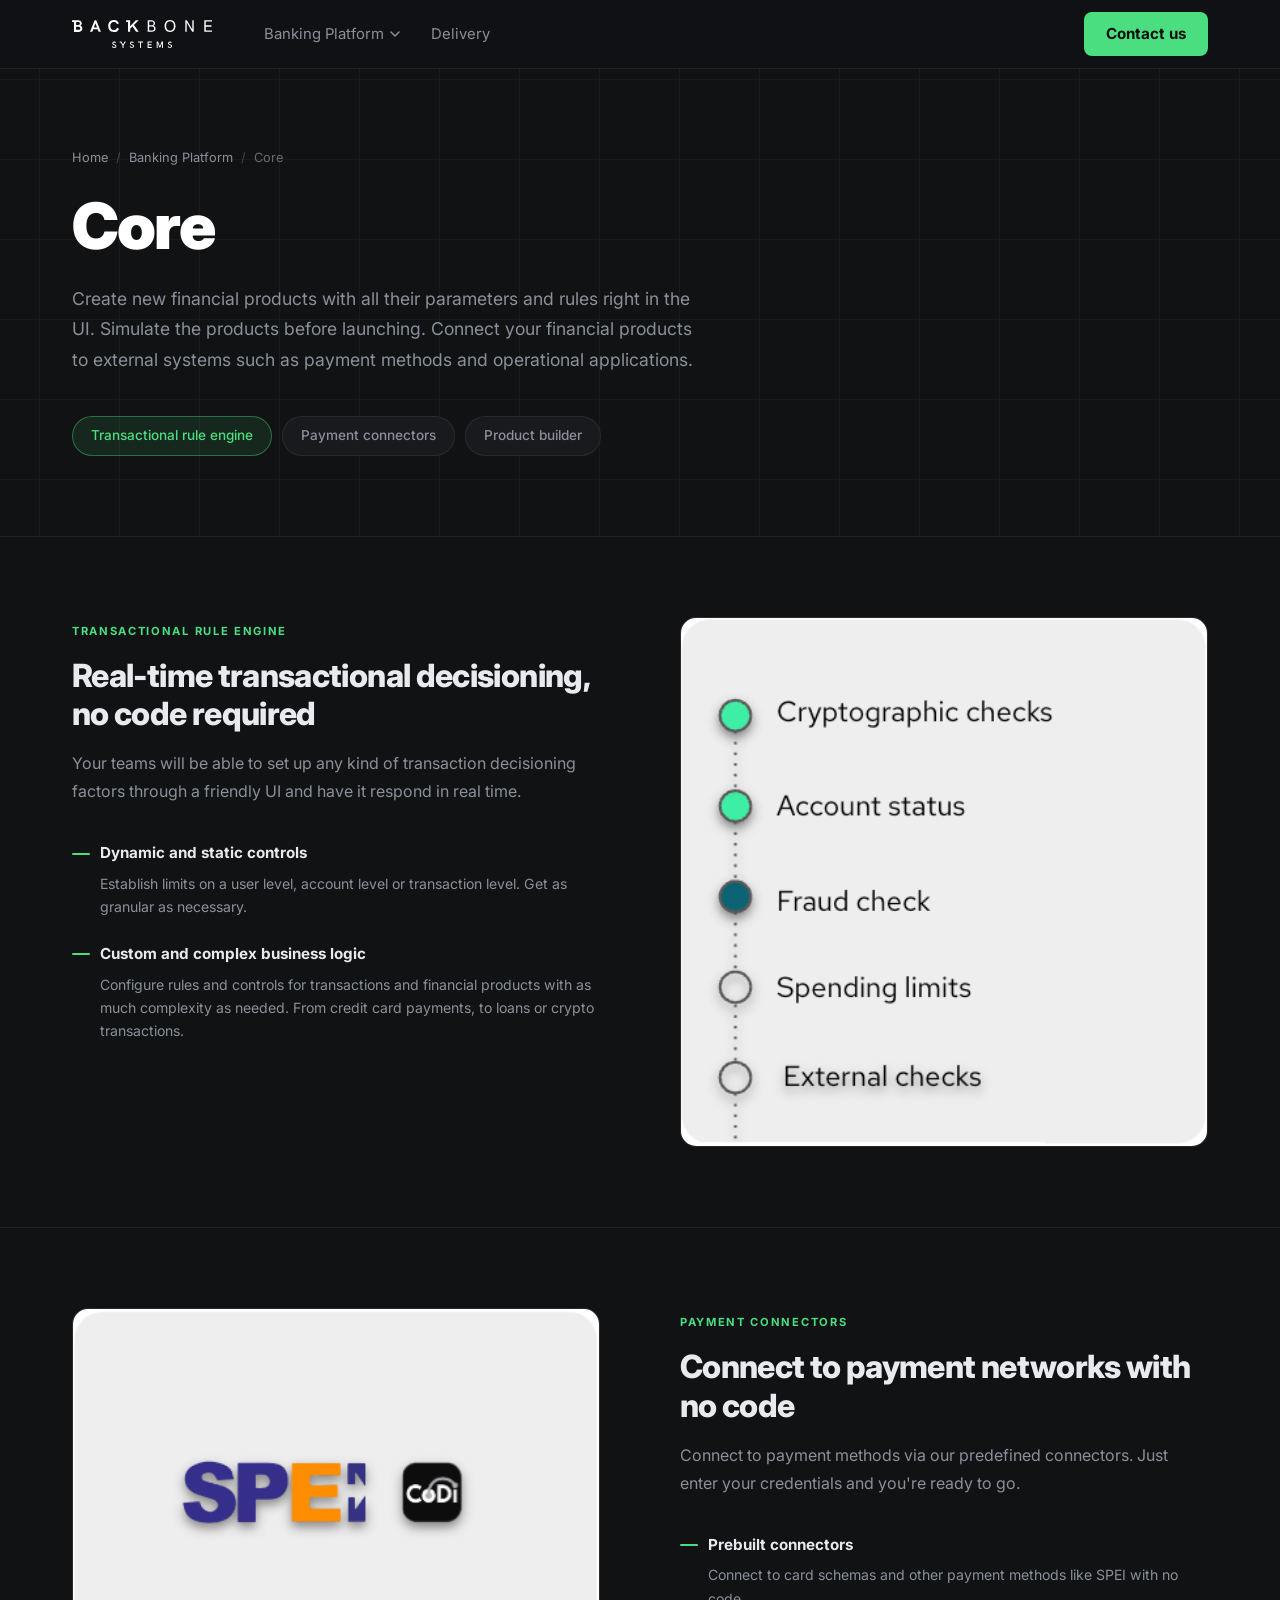
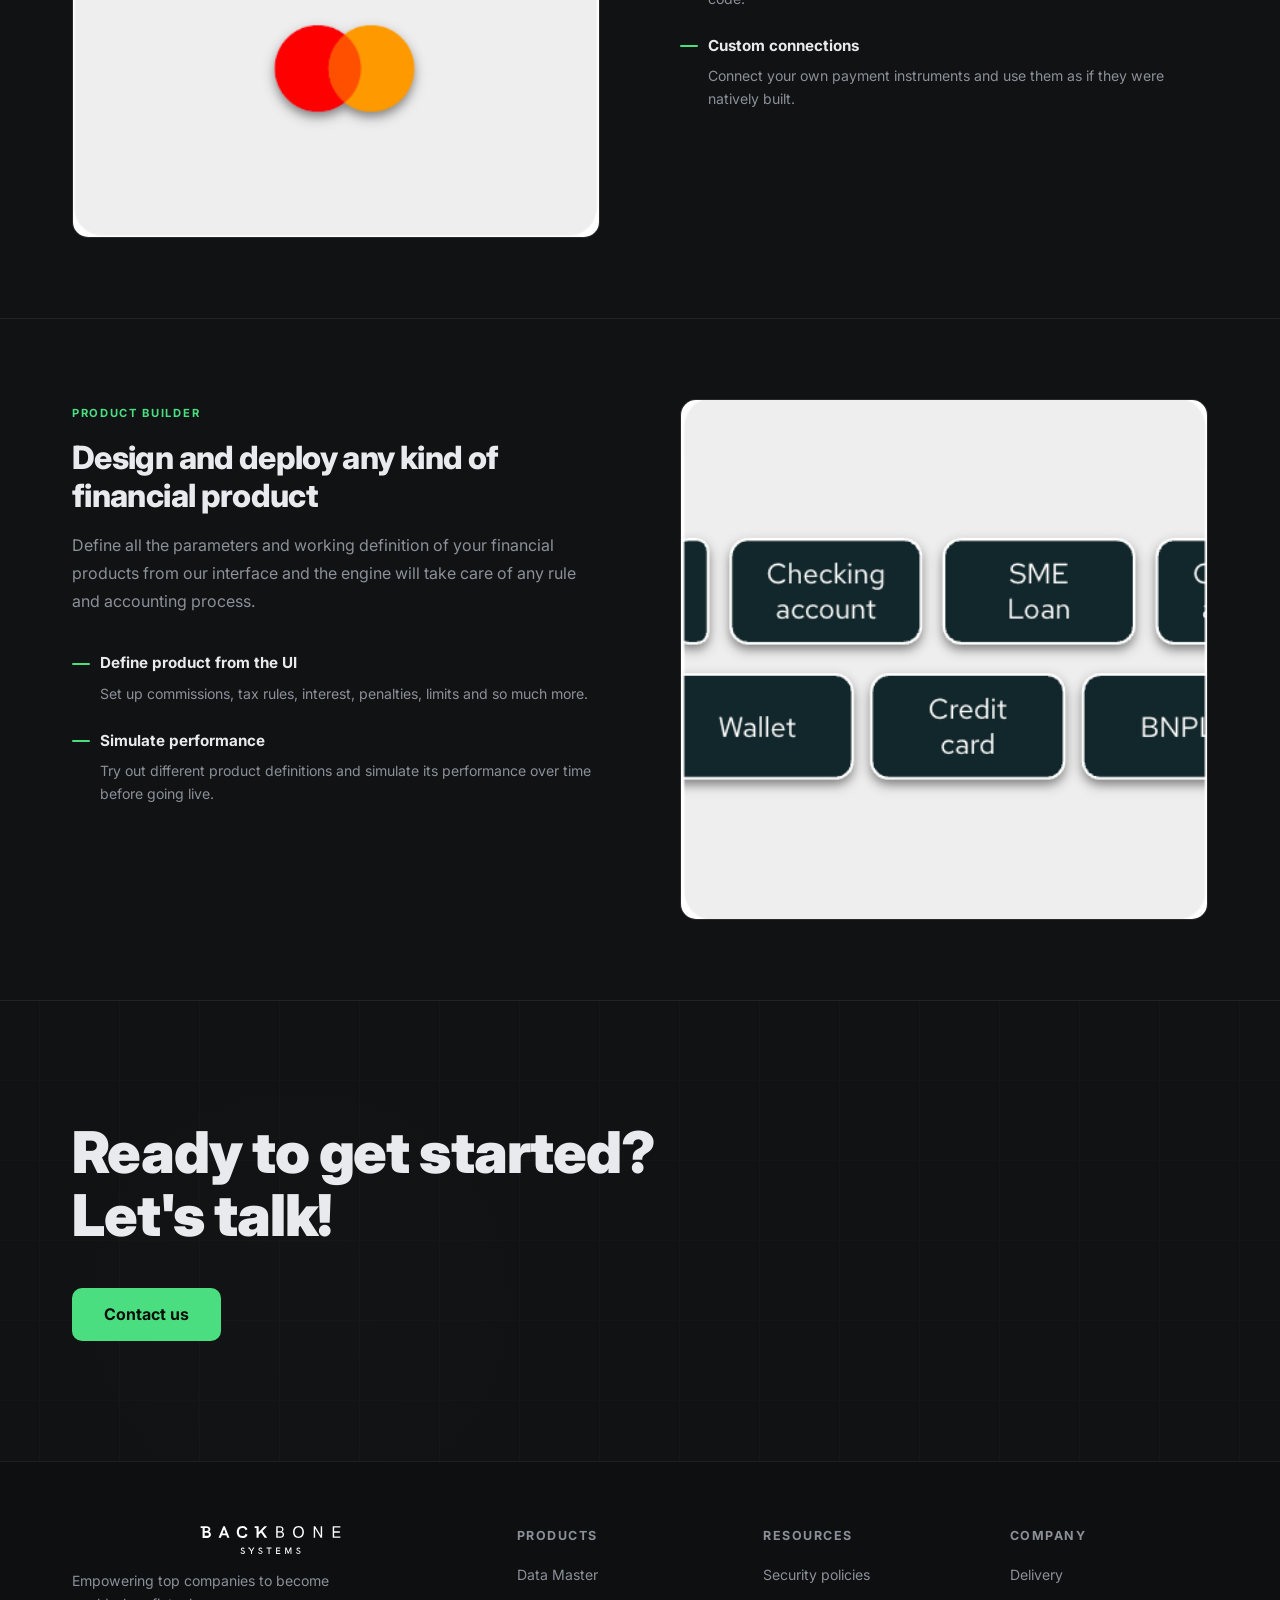
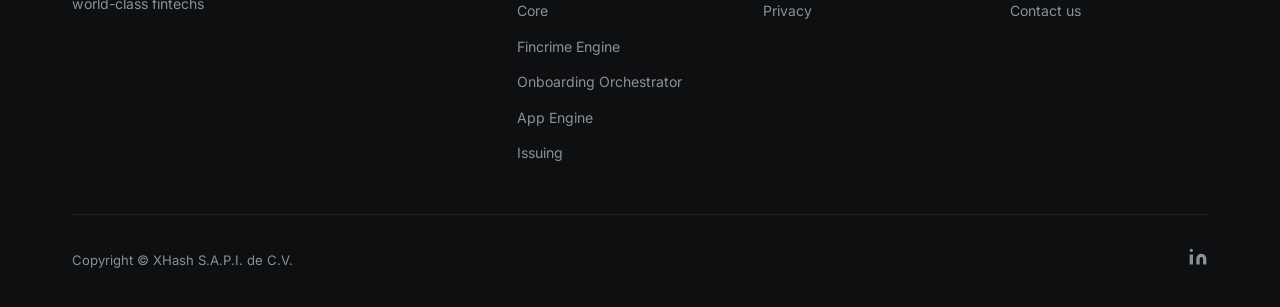
<file: banking-platform/core.html>
<!DOCTYPE html>
<html lang="en">
<head>
  <meta charset="UTF-8" />
  <meta name="viewport" content="width=device-width, initial-scale=1.0" />
  <title>Core – Backbone Systems</title>
  <meta name="description" content="Fintech product engine. Create new financial products with all their parameters and rules right in the UI." />
  <link rel="preconnect" href="https://fonts.googleapis.com" />
  <link rel="preconnect" href="https://fonts.gstatic.com" crossorigin />
  <link href="https://fonts.googleapis.com/css2?family=Inter:wght@300;400;500;600;700;800;900&display=swap" rel="stylesheet" />
  <link rel="stylesheet" href="../styles.css" />
</head>
<body>
  <div id="navbar-placeholder"></div>

  <section class="product-hero">
    <div class="grid-bg" aria-hidden="true"></div>
    <div class="product-hero-inner">
      <nav class="breadcrumb"><a href="../index.html">Home</a><span>/</span><a href="#">Banking Platform</a><span>/</span><span style="color:var(--text)">Core</span></nav>
      <h1>Core</h1>
      <p class="product-hero-desc">Create new financial products with all their parameters and rules right in the UI. Simulate the products before launching. Connect your financial products to external systems such as payment methods and operational applications.</p>
      <div class="feature-tabs">
        <a href="#rule-engine" class="feat-tab active">Transactional rule engine</a>
        <a href="#payment-connectors" class="feat-tab">Payment connectors</a>
        <a href="#product-builder" class="feat-tab">Product builder</a>
      </div>
    </div>
  </section>

  <section class="feature-section" id="rule-engine">
    <div class="feature-grid">
      <div class="feature-text">
        <span class="feature-label">Transactional Rule Engine</span>
        <h2>Real-time transactional decisioning, no code required</h2>
        <p class="feature-desc">Your teams will be able to set up any kind of transaction decisioning factors through a friendly UI and have it respond in real time.</p>
        <div class="sub-features">
          <div class="sub-feature"><h4>Dynamic and static controls</h4><p>Establish limits on a user level, account level or transaction level. Get as granular as necessary.</p></div>
          <div class="sub-feature"><h4>Custom and complex business logic</h4><p>Configure rules and controls for transactions and financial products with as much complexity as needed. From credit card payments, to loans or crypto transactions.</p></div>
        </div>
      </div>
      <div class="feature-visual">
        <img src="../assets/images/core-1.png" alt="Rule Engine" style="width: 100%; height: auto; display: block;" />
      </div>
    </div>
  </section>

  <section class="feature-section" id="payment-connectors">
    <div class="feature-grid reversed">
      <div class="feature-text">
        <span class="feature-label">Payment Connectors</span>
        <h2>Connect to payment networks with no code</h2>
        <p class="feature-desc">Connect to payment methods via our predefined connectors. Just enter your credentials and you're ready to go.</p>
        <div class="sub-features">
          <div class="sub-feature"><h4>Prebuilt connectors</h4><p>Connect to card schemas and other payment methods like SPEI with no code.</p></div>
          <div class="sub-feature"><h4>Custom connections</h4><p>Connect your own payment instruments and use them as if they were natively built.</p></div>
        </div>
      </div>
      <div class="feature-visual">
        <img src="../assets/images/core-2.png" alt="Connected Payment Methods" style="width: 100%; height: auto; display: block;" />
      </div>
    </div>
  </section>

  <section class="feature-section" id="product-builder">
    <div class="feature-grid">
      <div class="feature-text">
        <span class="feature-label">Product Builder</span>
        <h2>Design and deploy any kind of financial product</h2>
        <p class="feature-desc">Define all the parameters and working definition of your financial products from our interface and the engine will take care of any rule and accounting process.</p>
        <div class="sub-features">
          <div class="sub-feature"><h4>Define product from the UI</h4><p>Set up commissions, tax rules, interest, penalties, limits and so much more.</p></div>
          <div class="sub-feature"><h4>Simulate performance</h4><p>Try out different product definitions and simulate its performance over time before going live.</p></div>
        </div>
      </div>
      <div class="feature-visual">
        <img src="../assets/images/core-3.png" alt="Product Configurator" style="width: 100%; height: auto; display: block;" />
      </div>
    </div>
  </section>

  <section class="cta-section">
    <div class="grid-bg" aria-hidden="true"></div>
    <div class="cta-glow" aria-hidden="true"></div>
    <div class="container cta-inner">
      <h2>Ready to get started?<br/>Let's talk!</h2>
      <a href="../contact.html" class="btn-primary btn-lg">Contact us</a>
    </div>
  </section>

  <div id="footer-placeholder"></div>
  <script src="../components.js"></script>
  <script>initComponents('..');</script>
</body>
</html>
</file>
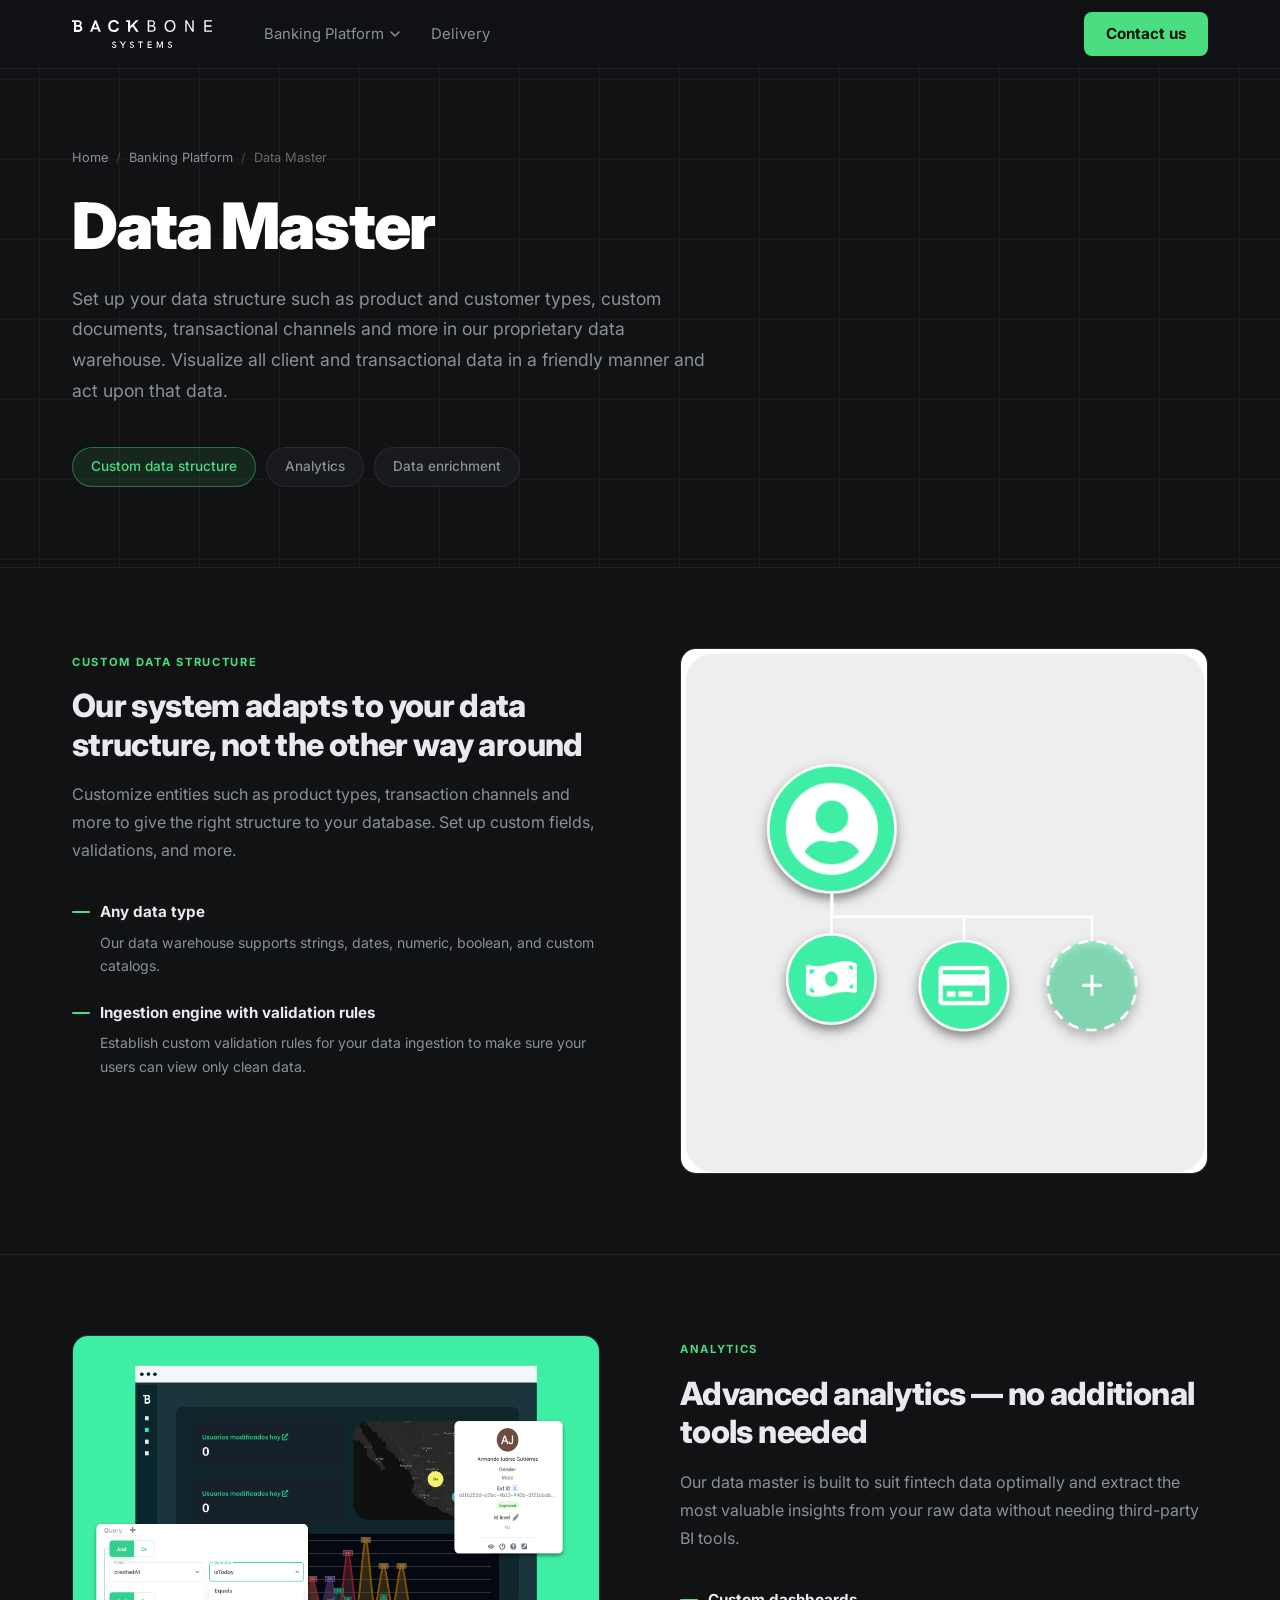
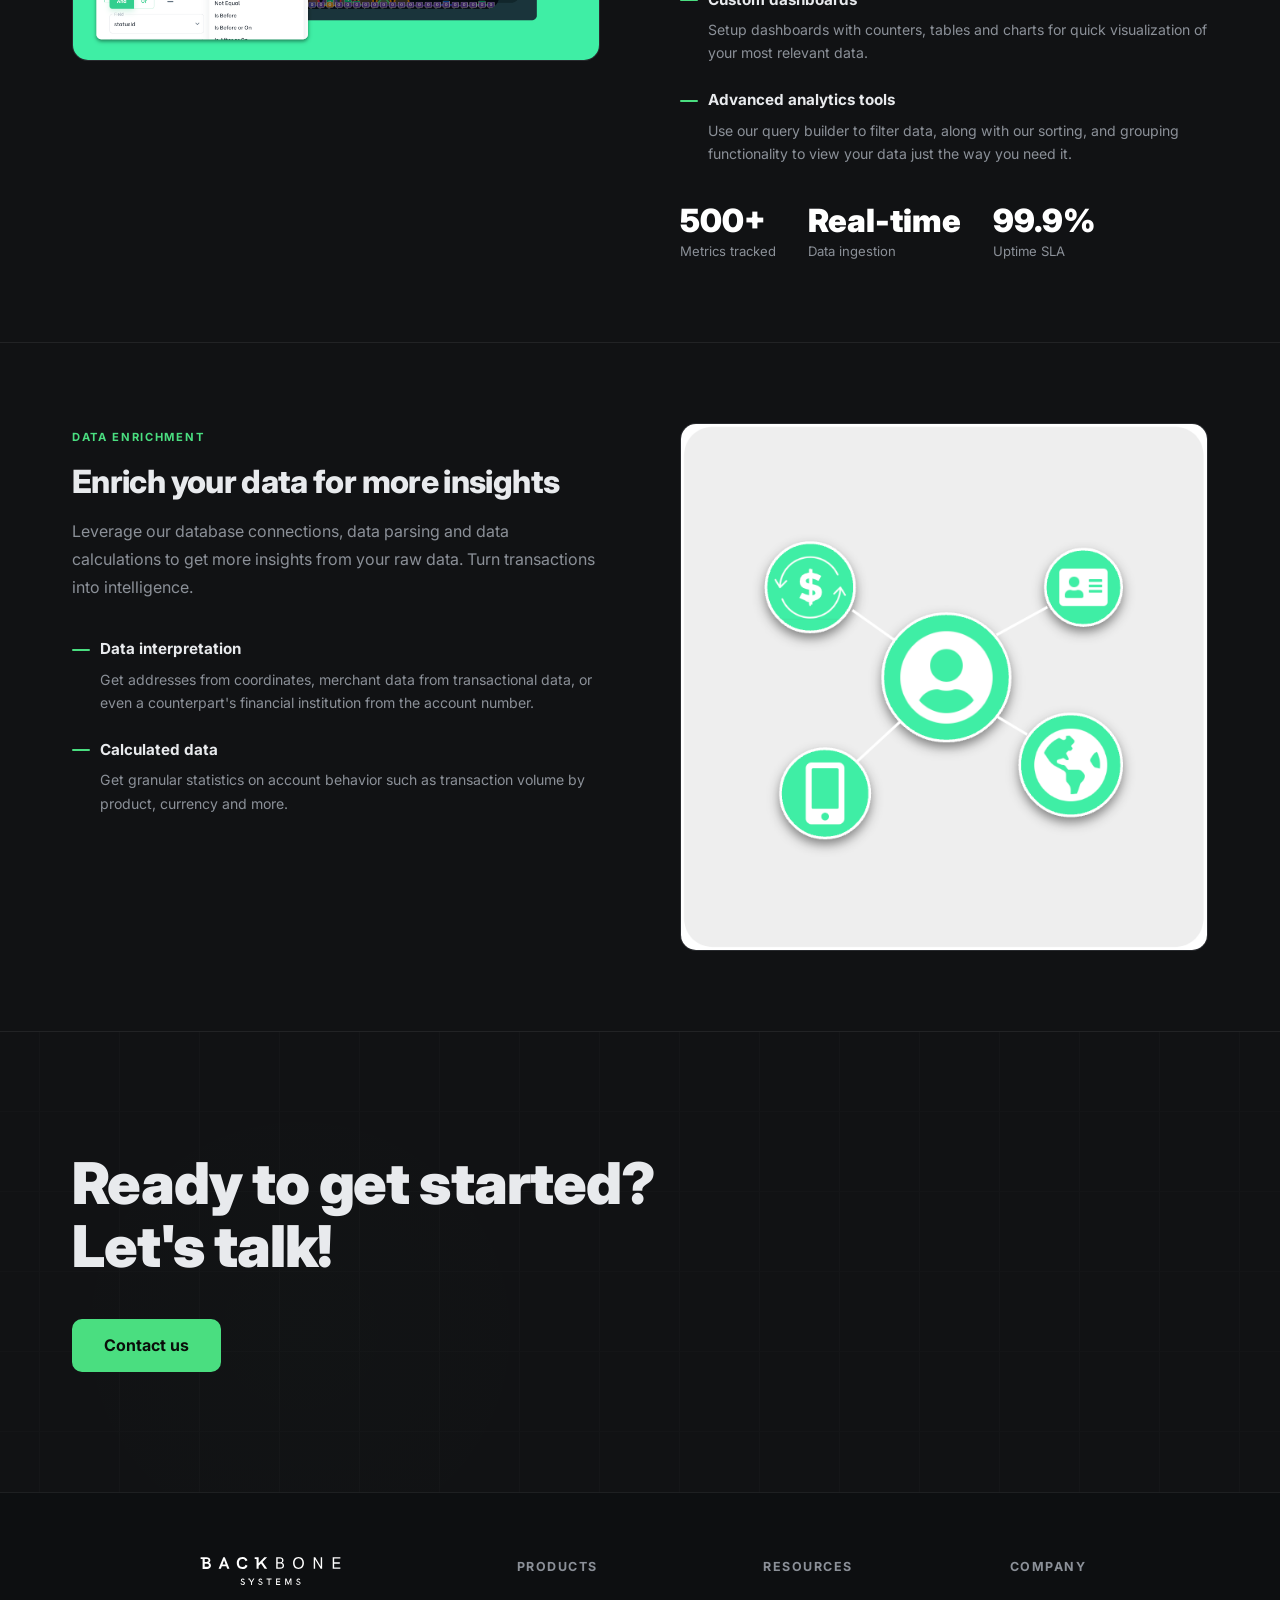
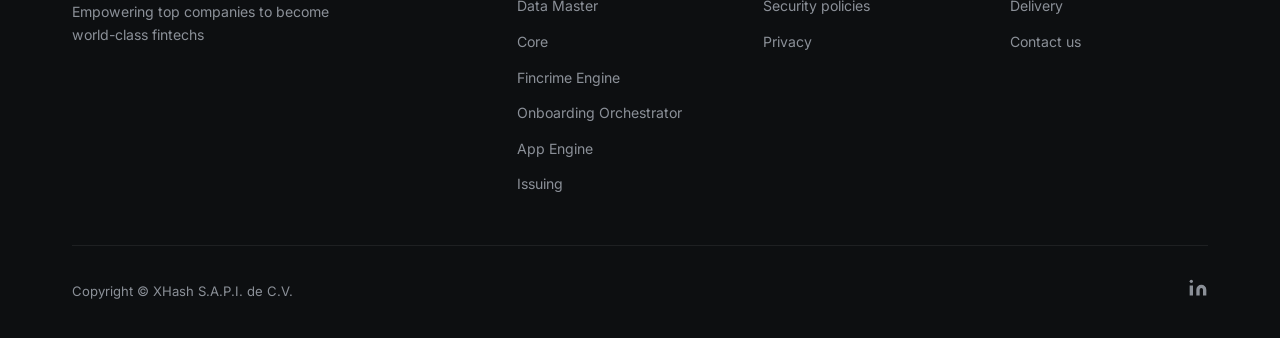
<file: banking-platform/data-master.html>
<!DOCTYPE html>
<html lang="en">
<head>
  <meta charset="UTF-8" />
  <meta name="viewport" content="width=device-width, initial-scale=1.0" />
  <title>Data Master – Backbone Systems</title>
  <meta name="description" content="Analytics platform for fintech data. Set up your data structure, visualize client and transactional data, and enrich your data for more insights." />
  <link rel="preconnect" href="https://fonts.googleapis.com" />
  <link rel="preconnect" href="https://fonts.gstatic.com" crossorigin />
  <link href="https://fonts.googleapis.com/css2?family=Inter:wght@300;400;500;600;700;800;900&display=swap" rel="stylesheet" />
  <link rel="stylesheet" href="../styles.css" />
</head>
<body>
  <div id="navbar-placeholder"></div>

  <!-- HERO -->
  <section class="product-hero">
    <div class="grid-bg" aria-hidden="true"></div>
    <div class="product-hero-inner">
      <nav class="breadcrumb" aria-label="Breadcrumb">
        <a href="../index.html">Home</a>
        <span>/</span>
        <a href="#">Banking Platform</a>
        <span>/</span>
        <span style="color:var(--text)">Data Master</span>
      </nav>
      <h1>Data Master</h1>
      <p class="product-hero-desc">Set up your data structure such as product and customer types, custom documents, transactional channels and more in our proprietary data warehouse. Visualize all client and transactional data in a friendly manner and act upon that data.</p>
      <div class="feature-tabs">
        <a href="#custom-data" class="feat-tab active">Custom data structure</a>
        <a href="#analytics" class="feat-tab">Analytics</a>
        <a href="#enrichment" class="feat-tab">Data enrichment</a>
      </div>
    </div>
  </section>

  <!-- FEATURE 1: Custom data structure -->
  <section class="feature-section" id="custom-data">
    <div class="feature-grid">
      <div class="feature-text">
        <span class="feature-label">Custom Data Structure</span>
        <h2>Our system adapts to your data structure, not the other way around</h2>
        <p class="feature-desc">Customize entities such as product types, transaction channels and more to give the right structure to your database. Set up custom fields, validations, and more.</p>
        <div class="sub-features">
          <div class="sub-feature">
            <h4>Any data type</h4>
            <p>Our data warehouse supports strings, dates, numeric, boolean, and custom catalogs.</p>
          </div>
          <div class="sub-feature">
            <h4>Ingestion engine with validation rules</h4>
            <p>Establish custom validation rules for your data ingestion to make sure your users can view only clean data.</p>
          </div>
        </div>
      </div>
      <div class="feature-visual">
        <img src="../assets/images/data-master-2.png" alt="Data Schema Structure" style="width: 100%; height: auto; display: block;" />
      </div>
    </div>
  </section>

  <!-- FEATURE 2: Analytics -->
  <section class="feature-section" id="analytics">
    <div class="feature-grid reversed">
      <div class="feature-text">
        <span class="feature-label">Analytics</span>
        <h2>Advanced analytics — no additional tools needed</h2>
        <p class="feature-desc">Our data master is built to suit fintech data optimally and extract the most valuable insights from your raw data without needing third-party BI tools.</p>
        <div class="sub-features">
          <div class="sub-feature">
            <h4>Custom dashboards</h4>
            <p>Setup dashboards with counters, tables and charts for quick visualization of your most relevant data.</p>
          </div>
          <div class="sub-feature">
            <h4>Advanced analytics tools</h4>
            <p>Use our query builder to filter data, along with our sorting, and grouping functionality to view your data just the way you need it.</p>
          </div>
        </div>
        <div class="stats-row">
          <div class="stat-item"><div class="stat-value">500+</div><div class="stat-label">Metrics tracked</div></div>
          <div class="stat-item"><div class="stat-value">Real-time</div><div class="stat-label">Data ingestion</div></div>
          <div class="stat-item"><div class="stat-value">99.9%</div><div class="stat-label">Uptime SLA</div></div>
        </div>
      </div>
      <div class="feature-visual">
        <img src="../assets/images/data-master-1.png" alt="Analytics Dashboard" style="width: 100%; height: auto; display: block;" />
      </div>
    </div>
  </section>

  <!-- FEATURE 3: Data enrichment -->
  <section class="feature-section" id="enrichment">
    <div class="feature-grid">
      <div class="feature-text">
        <span class="feature-label">Data Enrichment</span>
        <h2>Enrich your data for more insights</h2>
        <p class="feature-desc">Leverage our database connections, data parsing and data calculations to get more insights from your raw data. Turn transactions into intelligence.</p>
        <div class="sub-features">
          <div class="sub-feature">
            <h4>Data interpretation</h4>
            <p>Get addresses from coordinates, merchant data from transactional data, or even a counterpart's financial institution from the account number.</p>
          </div>
          <div class="sub-feature">
            <h4>Calculated data</h4>
            <p>Get granular statistics on account behavior such as transaction volume by product, currency and more.</p>
          </div>
        </div>
      </div>
      <div class="feature-visual">
        <img src="../assets/images/data-master-4.png" alt="Data Enrichment" style="width: 100%; height: auto; display: block;" />
      </div>
    </div>
  </section>

  <!-- CTA -->
  <section class="cta-section">
    <div class="grid-bg" aria-hidden="true"></div>
    <div class="cta-glow" aria-hidden="true"></div>
    <div class="container cta-inner">
      <h2>Ready to get started?<br/>Let's talk!</h2>
      <a href="../contact.html" class="btn-primary btn-lg">Contact us</a>
    </div>
  </section>

  <div id="footer-placeholder"></div>
  <script src="../components.js"></script>
  <script>initComponents('..');</script>
</body>
</html>
</file>
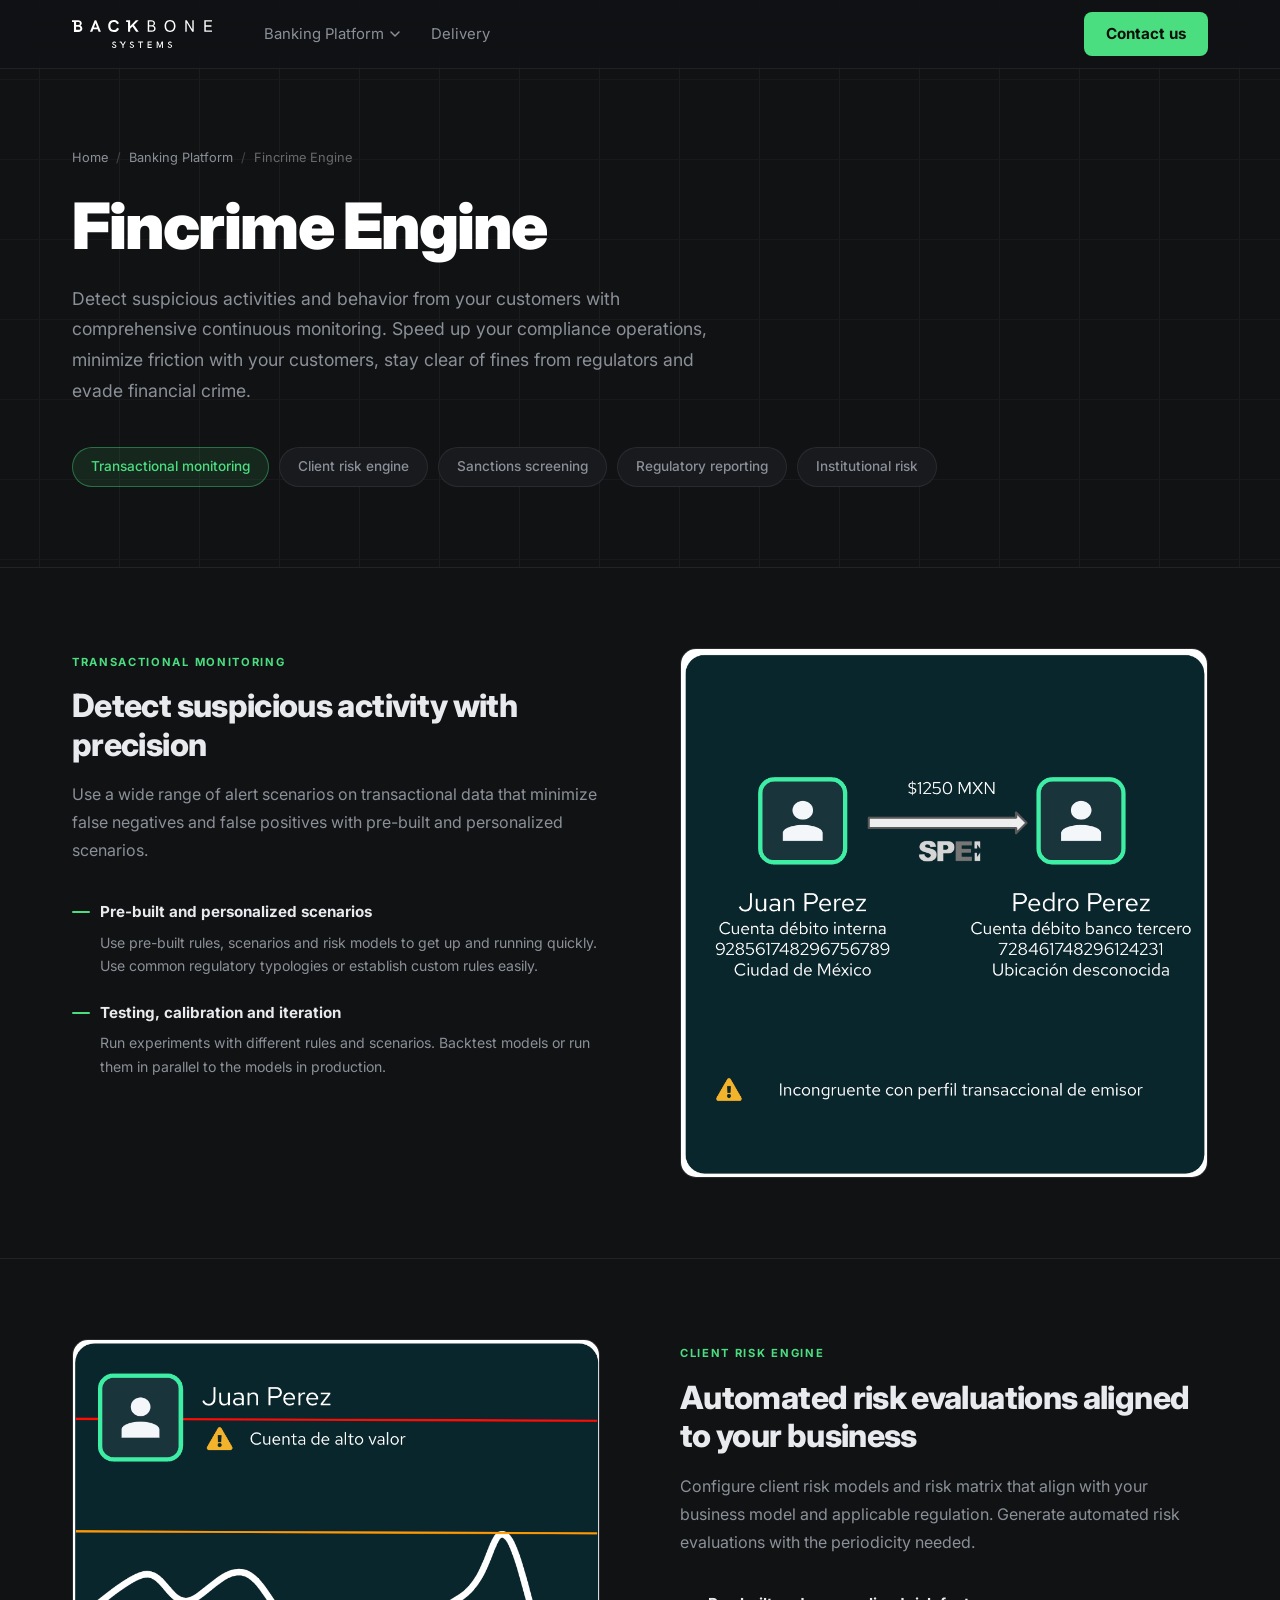
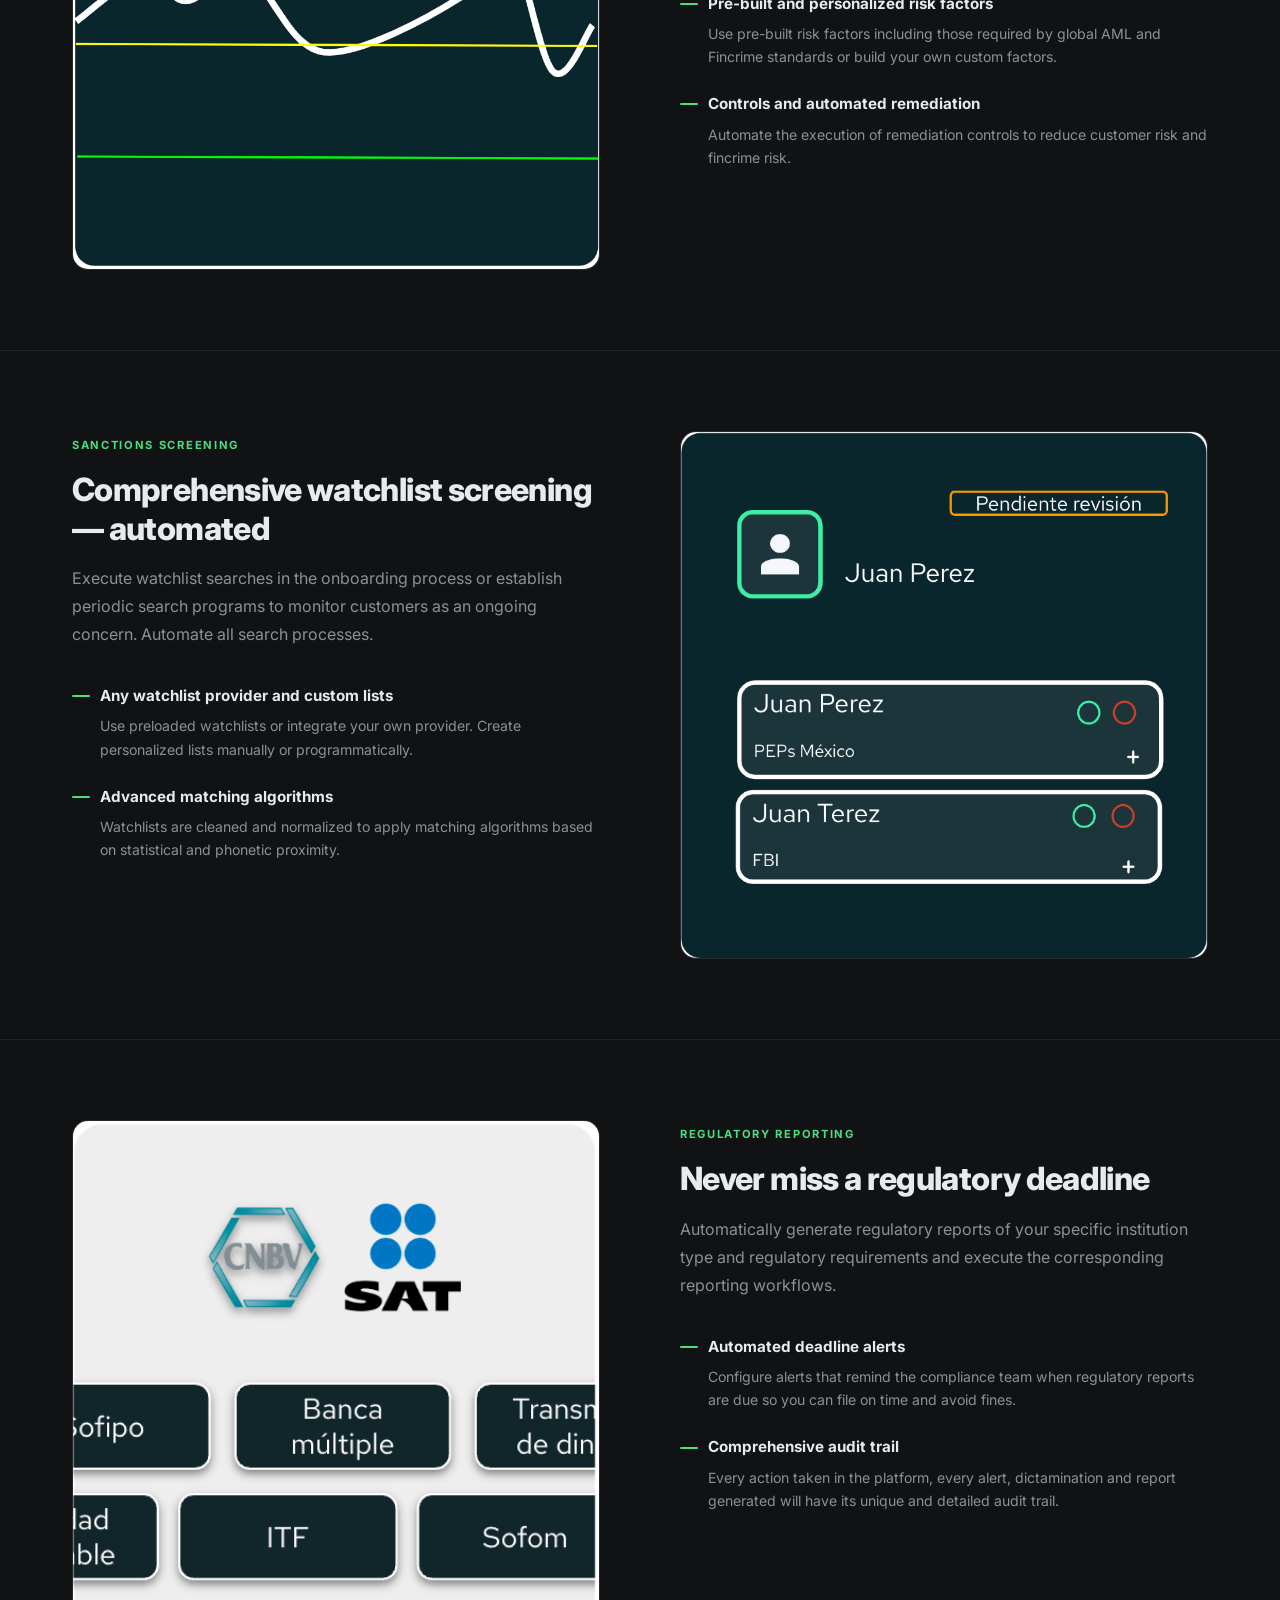
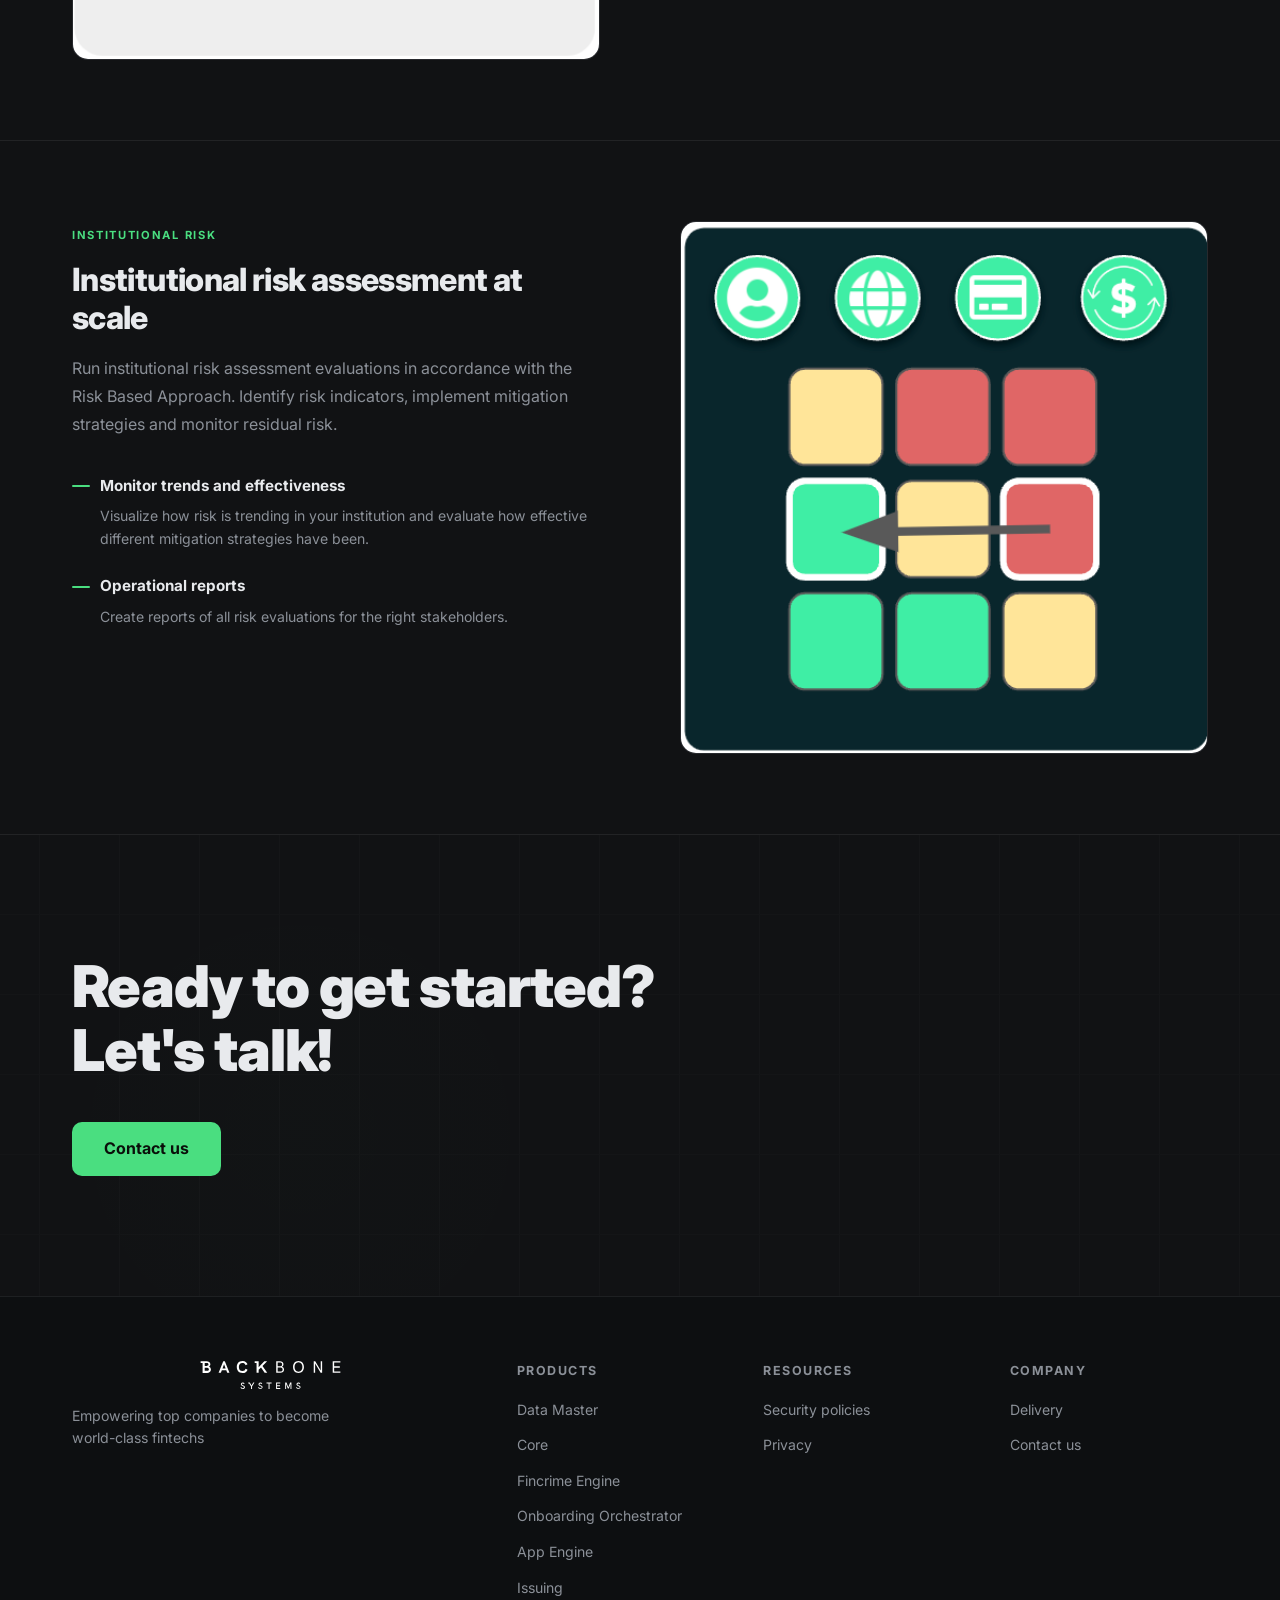
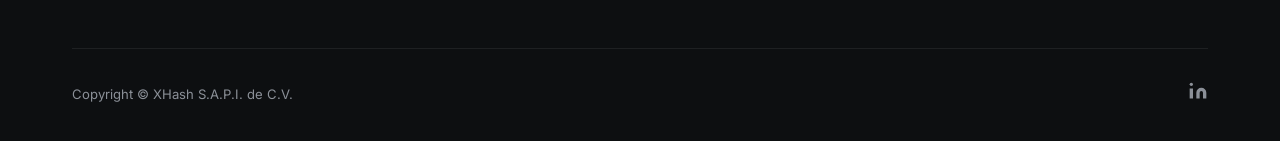
<file: banking-platform/fcd.html>
<!DOCTYPE html>
<html lang="en">
<head>
  <meta charset="UTF-8" />
  <meta name="viewport" content="width=device-width, initial-scale=1.0" />
  <title>Fincrime Engine – Backbone Systems</title>
  <meta name="description" content="AML, Fraud and Compliance Engine. Detect suspicious activities and behavior from your customers with comprehensive continuous monitoring." />
  <link rel="preconnect" href="https://fonts.googleapis.com" />
  <link rel="preconnect" href="https://fonts.gstatic.com" crossorigin />
  <link href="https://fonts.googleapis.com/css2?family=Inter:wght@300;400;500;600;700;800;900&display=swap" rel="stylesheet" />
  <link rel="stylesheet" href="../styles.css" />
</head>
<body>
  <div id="navbar-placeholder"></div>

  <section class="product-hero">
    <div class="grid-bg" aria-hidden="true"></div>
    <div class="product-hero-inner">
      <nav class="breadcrumb"><a href="../index.html">Home</a><span>/</span><a href="#">Banking Platform</a><span>/</span><span style="color:var(--text)">Fincrime Engine</span></nav>
      <h1>Fincrime Engine</h1>
      <p class="product-hero-desc">Detect suspicious activities and behavior from your customers with comprehensive continuous monitoring. Speed up your compliance operations, minimize friction with your customers, stay clear of fines from regulators and evade financial crime.</p>
      <div class="feature-tabs">
        <a href="#txn-monitoring" class="feat-tab active">Transactional monitoring</a>
        <a href="#client-risk" class="feat-tab">Client risk engine</a>
        <a href="#sanctions" class="feat-tab">Sanctions screening</a>
        <a href="#reporting" class="feat-tab">Regulatory reporting</a>
        <a href="#institutional" class="feat-tab">Institutional risk</a>
      </div>
    </div>
  </section>

  <section class="feature-section" id="txn-monitoring">
    <div class="feature-grid">
      <div class="feature-text">
        <span class="feature-label">Transactional Monitoring</span>
        <h2>Detect suspicious activity with precision</h2>
        <p class="feature-desc">Use a wide range of alert scenarios on transactional data that minimize false negatives and false positives with pre-built and personalized scenarios.</p>
        <div class="sub-features">
          <div class="sub-feature"><h4>Pre-built and personalized scenarios</h4><p>Use pre-built rules, scenarios and risk models to get up and running quickly. Use common regulatory typologies or establish custom rules easily.</p></div>
          <div class="sub-feature"><h4>Testing, calibration and iteration</h4><p>Run experiments with different rules and scenarios. Backtest models or run them in parallel to the models in production.</p></div>
        </div>
      </div>
      <div class="feature-visual">
        <img src="../assets/images/fcd-3.png" alt="Suspicious Transaction" style="width: 100%; height: auto; display: block;" />
      </div>
    </div>
  </section>

  <section class="feature-section" id="client-risk">
    <div class="feature-grid reversed">
      <div class="feature-text">
        <span class="feature-label">Client Risk Engine</span>
        <h2>Automated risk evaluations aligned to your business</h2>
        <p class="feature-desc">Configure client risk models and risk matrix that align with your business model and applicable regulation. Generate automated risk evaluations with the periodicity needed.</p>
        <div class="sub-features">
          <div class="sub-feature"><h4>Pre-built and personalized risk factors</h4><p>Use pre-built risk factors including those required by global AML and Fincrime standards or build your own custom factors.</p></div>
          <div class="sub-feature"><h4>Controls and automated remediation</h4><p>Automate the execution of remediation controls to reduce customer risk and fincrime risk.</p></div>
        </div>
      </div>
      <div class="feature-visual">
        <img src="../assets/images/fcd-4.png" alt="Client Risk Profile" style="width: 100%; height: auto; display: block;" />
      </div>
    </div>
  </section>

  <section class="feature-section" id="sanctions">
    <div class="feature-grid">
      <div class="feature-text">
        <span class="feature-label">Sanctions Screening</span>
        <h2>Comprehensive watchlist screening — automated</h2>
        <p class="feature-desc">Execute watchlist searches in the onboarding process or establish periodic search programs to monitor customers as an ongoing concern. Automate all search processes.</p>
        <div class="sub-features">
          <div class="sub-feature"><h4>Any watchlist provider and custom lists</h4><p>Use preloaded watchlists or integrate your own provider. Create personalized lists manually or programmatically.</p></div>
          <div class="sub-feature"><h4>Advanced matching algorithms</h4><p>Watchlists are cleaned and normalized to apply matching algorithms based on statistical and phonetic proximity.</p></div>
        </div>
      </div>
      <div class="feature-visual">
        <img src="../assets/images/onboarding-2.png" alt="Sanctions Screening" style="width: 100%; height: auto; display: block;" />
      </div>
    </div>
  </section>

  <section class="feature-section" id="reporting">
    <div class="feature-grid reversed">
      <div class="feature-text">
        <span class="feature-label">Regulatory Reporting</span>
        <h2>Never miss a regulatory deadline</h2>
        <p class="feature-desc">Automatically generate regulatory reports of your specific institution type and regulatory requirements and execute the corresponding reporting workflows.</p>
        <div class="sub-features">
          <div class="sub-feature"><h4>Automated deadline alerts</h4><p>Configure alerts that remind the compliance team when regulatory reports are due so you can file on time and avoid fines.</p></div>
          <div class="sub-feature"><h4>Comprehensive audit trail</h4><p>Every action taken in the platform, every alert, dictamination and report generated will have its unique and detailed audit trail.</p></div>
        </div>
      </div>
      <div class="feature-visual">
        <img src="../assets/images/onboarding-1.png" alt="Regulatory Reporting" style="width: 100%; height: auto; display: block;" />
      </div>
    </div>
  </section>

  <section class="feature-section" id="institutional">
    <div class="feature-grid">
      <div class="feature-text">
        <span class="feature-label">Institutional Risk</span>
        <h2>Institutional risk assessment at scale</h2>
        <p class="feature-desc">Run institutional risk assessment evaluations in accordance with the Risk Based Approach. Identify risk indicators, implement mitigation strategies and monitor residual risk.</p>
        <div class="sub-features">
          <div class="sub-feature"><h4>Monitor trends and effectiveness</h4><p>Visualize how risk is trending in your institution and evaluate how effective different mitigation strategies have been.</p></div>
          <div class="sub-feature"><h4>Operational reports</h4><p>Create reports of all risk evaluations for the right stakeholders.</p></div>
        </div>
      </div>
      <div class="feature-visual">
        <img src="../assets/images/fcd-5.png" alt="Institutional Risk Trend" style="width: 100%; height: auto; display: block;" />
      </div>
    </div>
  </section>

  <section class="cta-section">
    <div class="grid-bg" aria-hidden="true"></div>
    <div class="cta-glow" aria-hidden="true"></div>
    <div class="container cta-inner">
      <h2>Ready to get started?<br/>Let's talk!</h2>
      <a href="../contact.html" class="btn-primary btn-lg">Contact us</a>
    </div>
  </section>

  <div id="footer-placeholder"></div>
  <script src="../components.js"></script>
  <script>initComponents('..');</script>
</body>
</html>
</file>
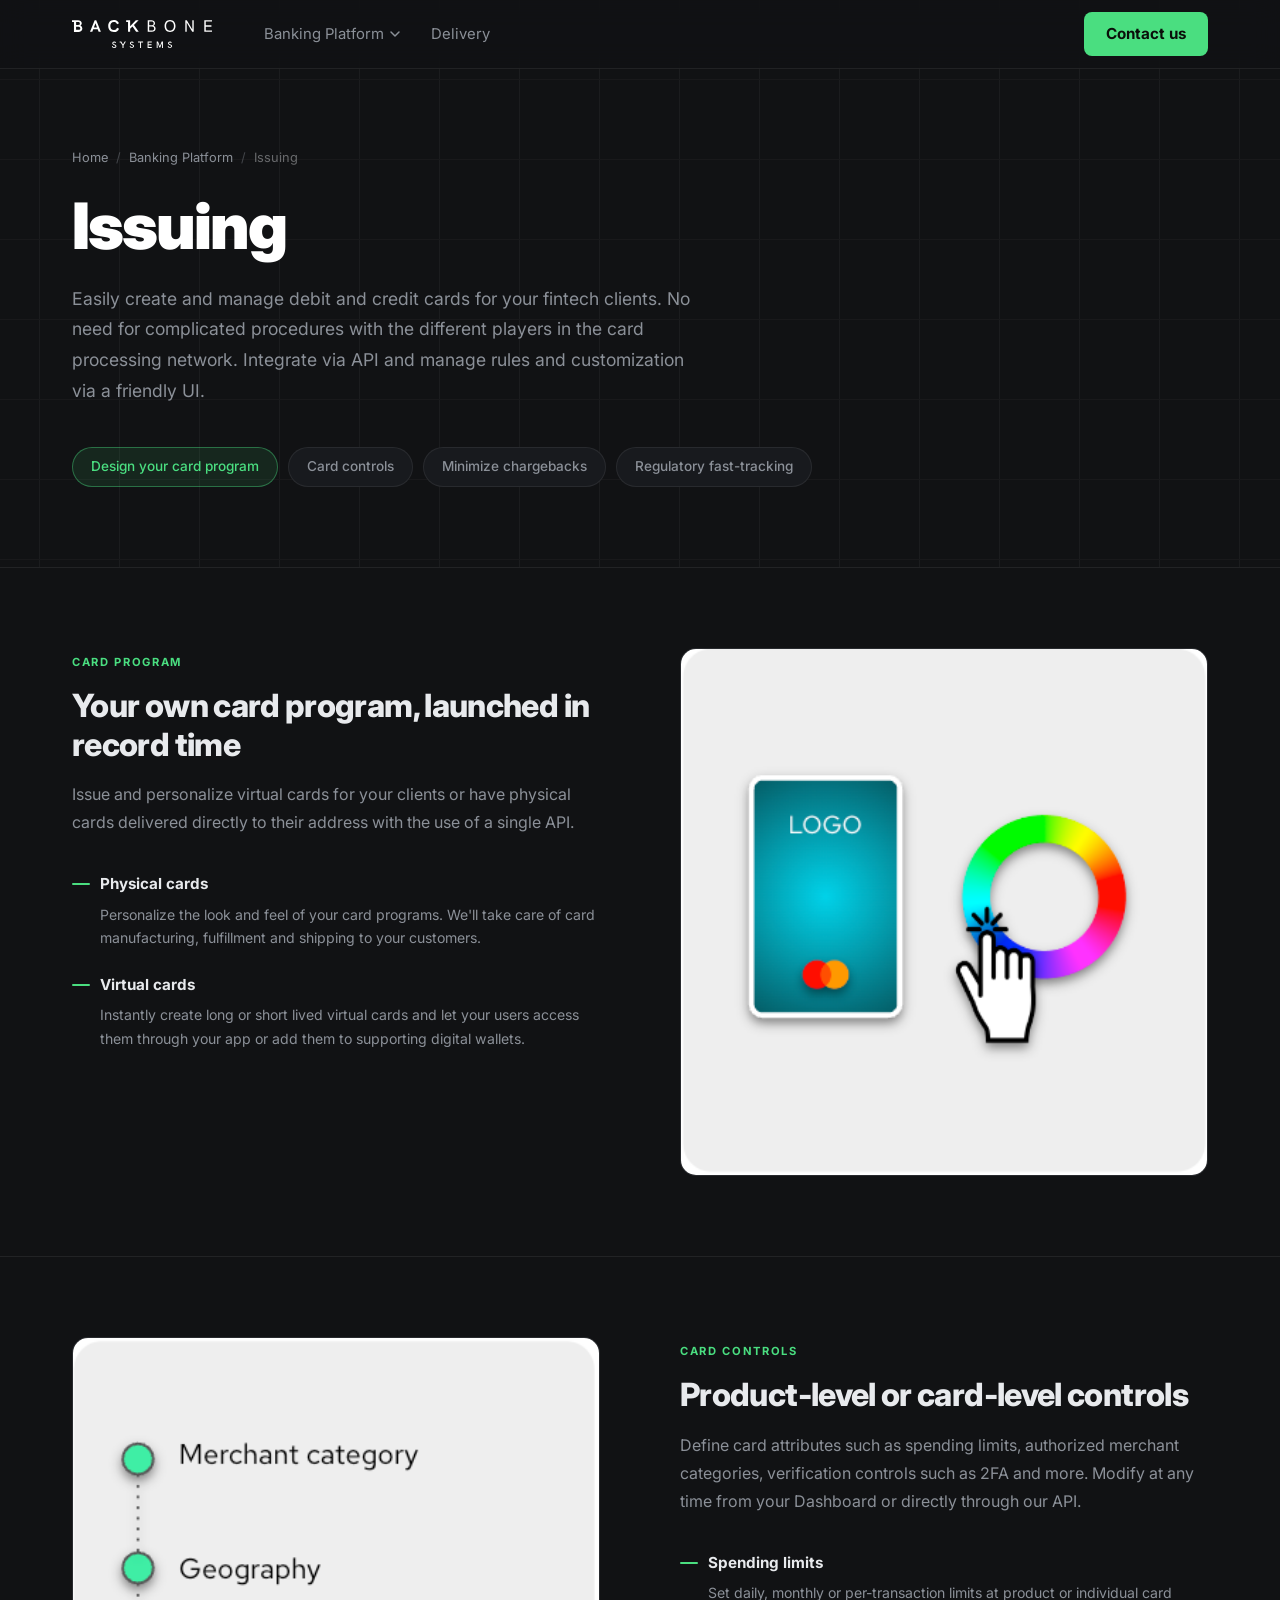
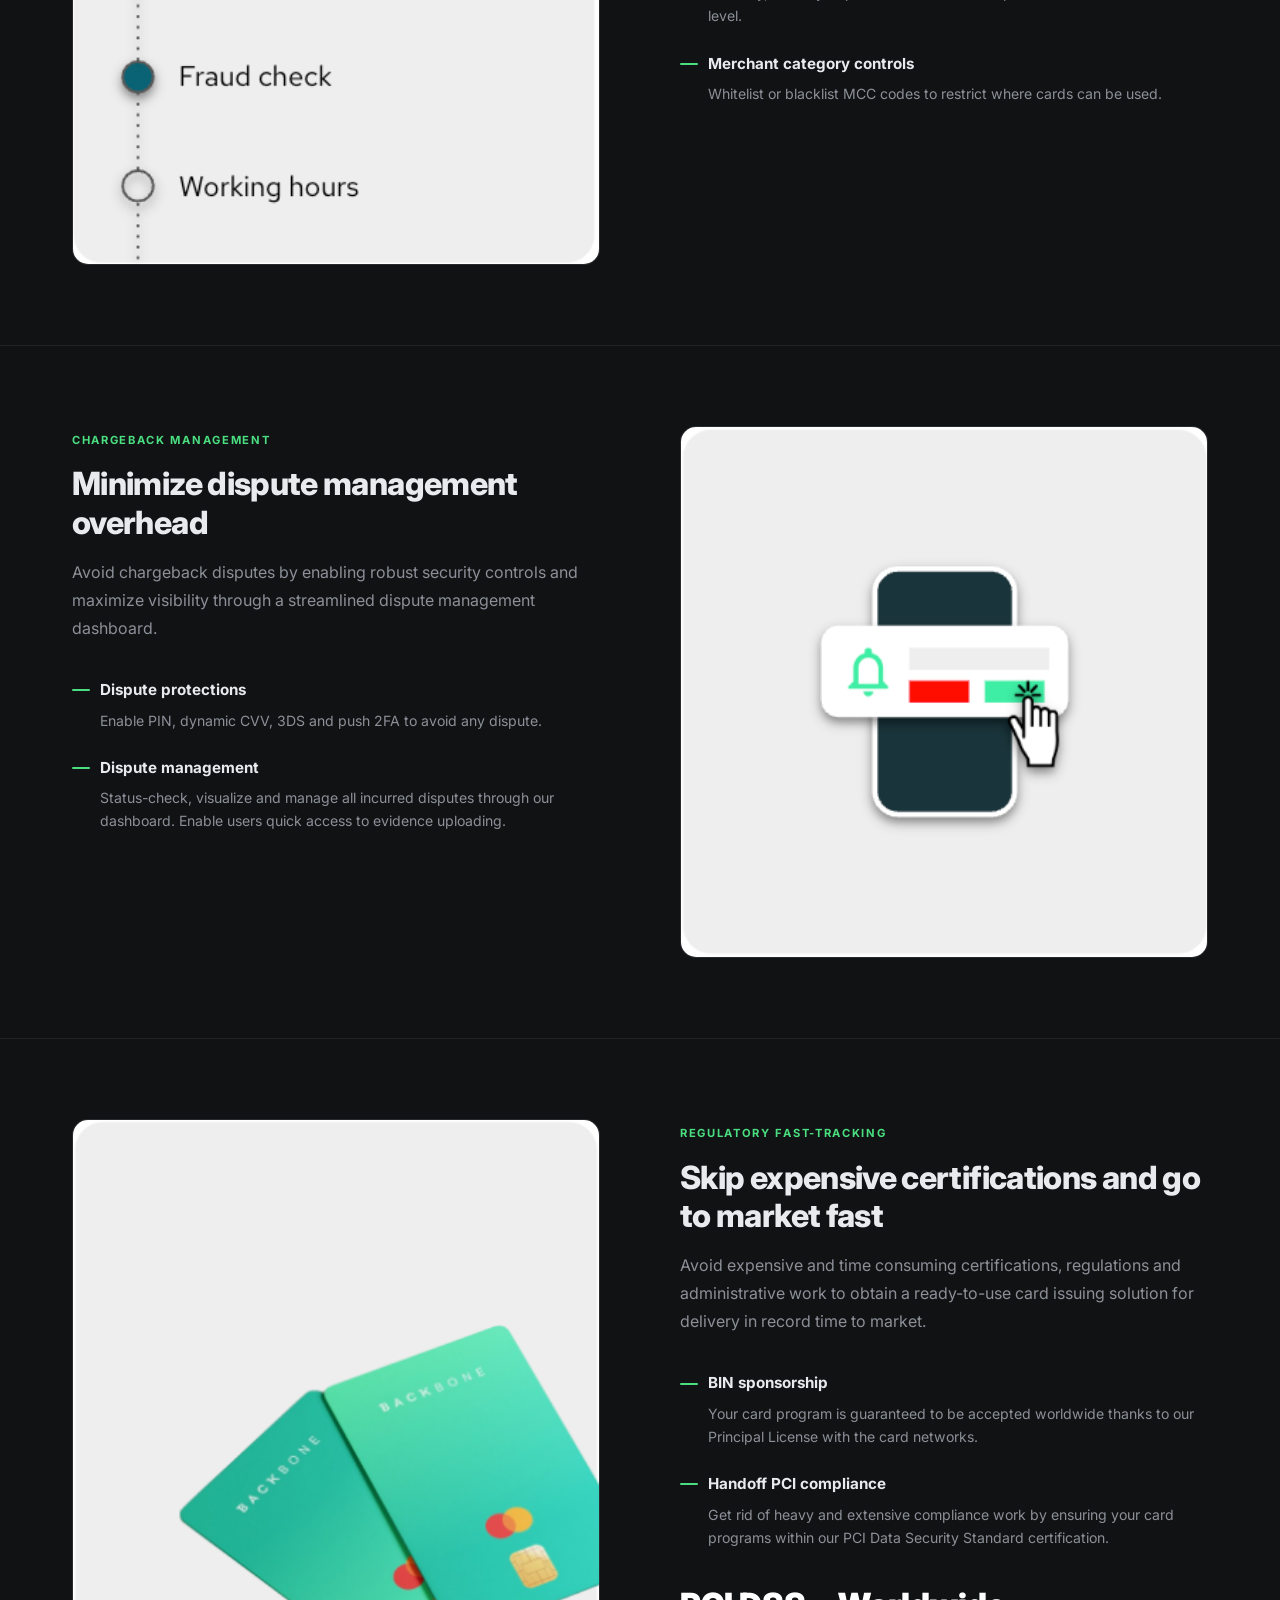
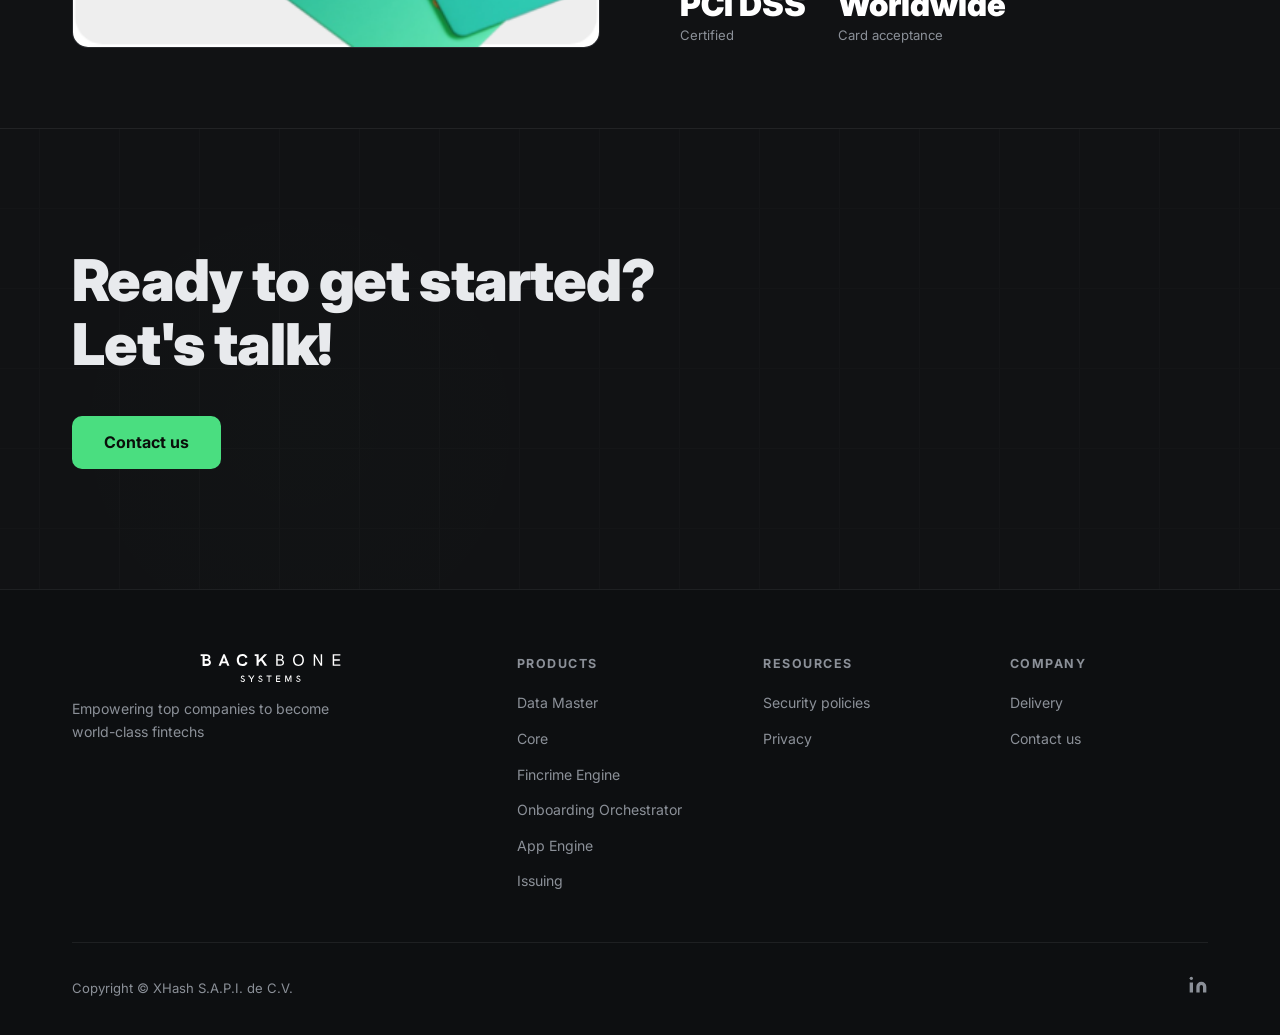
<file: banking-platform/issuing.html>
<!DOCTYPE html>
<html lang="en">
<head>
  <meta charset="UTF-8" />
  <meta name="viewport" content="width=device-width, initial-scale=1.0" />
  <title>Issuing – Backbone Systems</title>
  <meta name="description" content="Fast-tracked card programs. Easily create and manage debit and credit cards for your fintech clients." />
  <link rel="preconnect" href="https://fonts.googleapis.com" />
  <link rel="preconnect" href="https://fonts.gstatic.com" crossorigin />
  <link href="https://fonts.googleapis.com/css2?family=Inter:wght@300;400;500;600;700;800;900&display=swap" rel="stylesheet" />
  <link rel="stylesheet" href="../styles.css" />
</head>
<body>
  <div id="navbar-placeholder"></div>

  <section class="product-hero">
    <div class="grid-bg" aria-hidden="true"></div>
    <div class="product-hero-inner">
      <nav class="breadcrumb"><a href="../index.html">Home</a><span>/</span><a href="#">Banking Platform</a><span>/</span><span style="color:var(--text)">Issuing</span></nav>
      <h1>Issuing</h1>
      <p class="product-hero-desc">Easily create and manage debit and credit cards for your fintech clients. No need for complicated procedures with the different players in the card processing network. Integrate via API and manage rules and customization via a friendly UI.</p>
      <div class="feature-tabs">
        <a href="#card-program" class="feat-tab active">Design your card program</a>
        <a href="#card-controls" class="feat-tab">Card controls</a>
        <a href="#chargebacks" class="feat-tab">Minimize chargebacks</a>
        <a href="#regulatory" class="feat-tab">Regulatory fast-tracking</a>
      </div>
    </div>
  </section>

  <section class="feature-section" id="card-program">
    <div class="feature-grid">
      <div class="feature-text">
        <span class="feature-label">Card Program</span>
        <h2>Your own card program, launched in record time</h2>
        <p class="feature-desc">Issue and personalize virtual cards for your clients or have physical cards delivered directly to their address with the use of a single API.</p>
        <div class="sub-features">
          <div class="sub-feature"><h4>Physical cards</h4><p>Personalize the look and feel of your card programs. We'll take care of card manufacturing, fulfillment and shipping to your customers.</p></div>
          <div class="sub-feature"><h4>Virtual cards</h4><p>Instantly create long or short lived virtual cards and let your users access them through your app or add them to supporting digital wallets.</p></div>
        </div>
      </div>
      <div class="feature-visual">
        <img src="../assets/images/fcd-extra-1.png" alt="Card Program" style="width: 100%; height: auto; display: block;" />
      </div>
    </div>
  </section>

  <section class="feature-section" id="card-controls">
    <div class="feature-grid reversed">
      <div class="feature-text">
        <span class="feature-label">Card Controls</span>
        <h2>Product-level or card-level controls</h2>
        <p class="feature-desc">Define card attributes such as spending limits, authorized merchant categories, verification controls such as 2FA and more. Modify at any time from your Dashboard or directly through our API.</p>
        <div class="sub-features">
          <div class="sub-feature"><h4>Spending limits</h4><p>Set daily, monthly or per-transaction limits at product or individual card level.</p></div>
          <div class="sub-feature"><h4>Merchant category controls</h4><p>Whitelist or blacklist MCC codes to restrict where cards can be used.</p></div>
        </div>
      </div>
      <div class="feature-visual">
        <img src="../assets/images/fcd-extra-2.png" alt="Card Controls" style="width: 100%; height: auto; display: block;" />
      </div>
    </div>
  </section>

  <section class="feature-section" id="chargebacks">
    <div class="feature-grid">
      <div class="feature-text">
        <span class="feature-label">Chargeback Management</span>
        <h2>Minimize dispute management overhead</h2>
        <p class="feature-desc">Avoid chargeback disputes by enabling robust security controls and maximize visibility through a streamlined dispute management dashboard.</p>
        <div class="sub-features">
          <div class="sub-feature"><h4>Dispute protections</h4><p>Enable PIN, dynamic CVV, 3DS and push 2FA to avoid any dispute.</p></div>
          <div class="sub-feature"><h4>Dispute management</h4><p>Status-check, visualize and manage all incurred disputes through our dashboard. Enable users quick access to evidence uploading.</p></div>
        </div>
      </div>
      <div class="feature-visual">
        <img src="../assets/images/fcd-extra-3.png" alt="Dispute Protections" style="width: 100%; height: auto; display: block;" />
      </div>
    </div>
  </section>

  <section class="feature-section" id="regulatory">
    <div class="feature-grid reversed">
      <div class="feature-text">
        <span class="feature-label">Regulatory Fast-Tracking</span>
        <h2>Skip expensive certifications and go to market fast</h2>
        <p class="feature-desc">Avoid expensive and time consuming certifications, regulations and administrative work to obtain a ready-to-use card issuing solution for delivery in record time to market.</p>
        <div class="sub-features">
          <div class="sub-feature"><h4>BIN sponsorship</h4><p>Your card program is guaranteed to be accepted worldwide thanks to our Principal License with the card networks.</p></div>
          <div class="sub-feature"><h4>Handoff PCI compliance</h4><p>Get rid of heavy and extensive compliance work by ensuring your card programs within our PCI Data Security Standard certification.</p></div>
        </div>
        <div class="stats-row">
          <div class="stat-item"><div class="stat-value">PCI DSS</div><div class="stat-label">Certified</div></div>
          <div class="stat-item"><div class="stat-value">Worldwide</div><div class="stat-label">Card acceptance</div></div>
        </div>
      </div>
      <div class="feature-visual">
        <img src="../assets/images/fcd-extra-4.png" alt="Regulatory Compliance" style="width: 100%; height: auto; display: block;" />
      </div>
    </div>
  </section>

  <section class="cta-section">
    <div class="grid-bg" aria-hidden="true"></div>
    <div class="cta-glow" aria-hidden="true"></div>
    <div class="container cta-inner">
      <h2>Ready to get started?<br/>Let's talk!</h2>
      <a href="../contact.html" class="btn-primary btn-lg">Contact us</a>
    </div>
  </section>

  <div id="footer-placeholder"></div>
  <script src="../components.js"></script>
  <script>initComponents('..');</script>
</body>
</html>
</file>
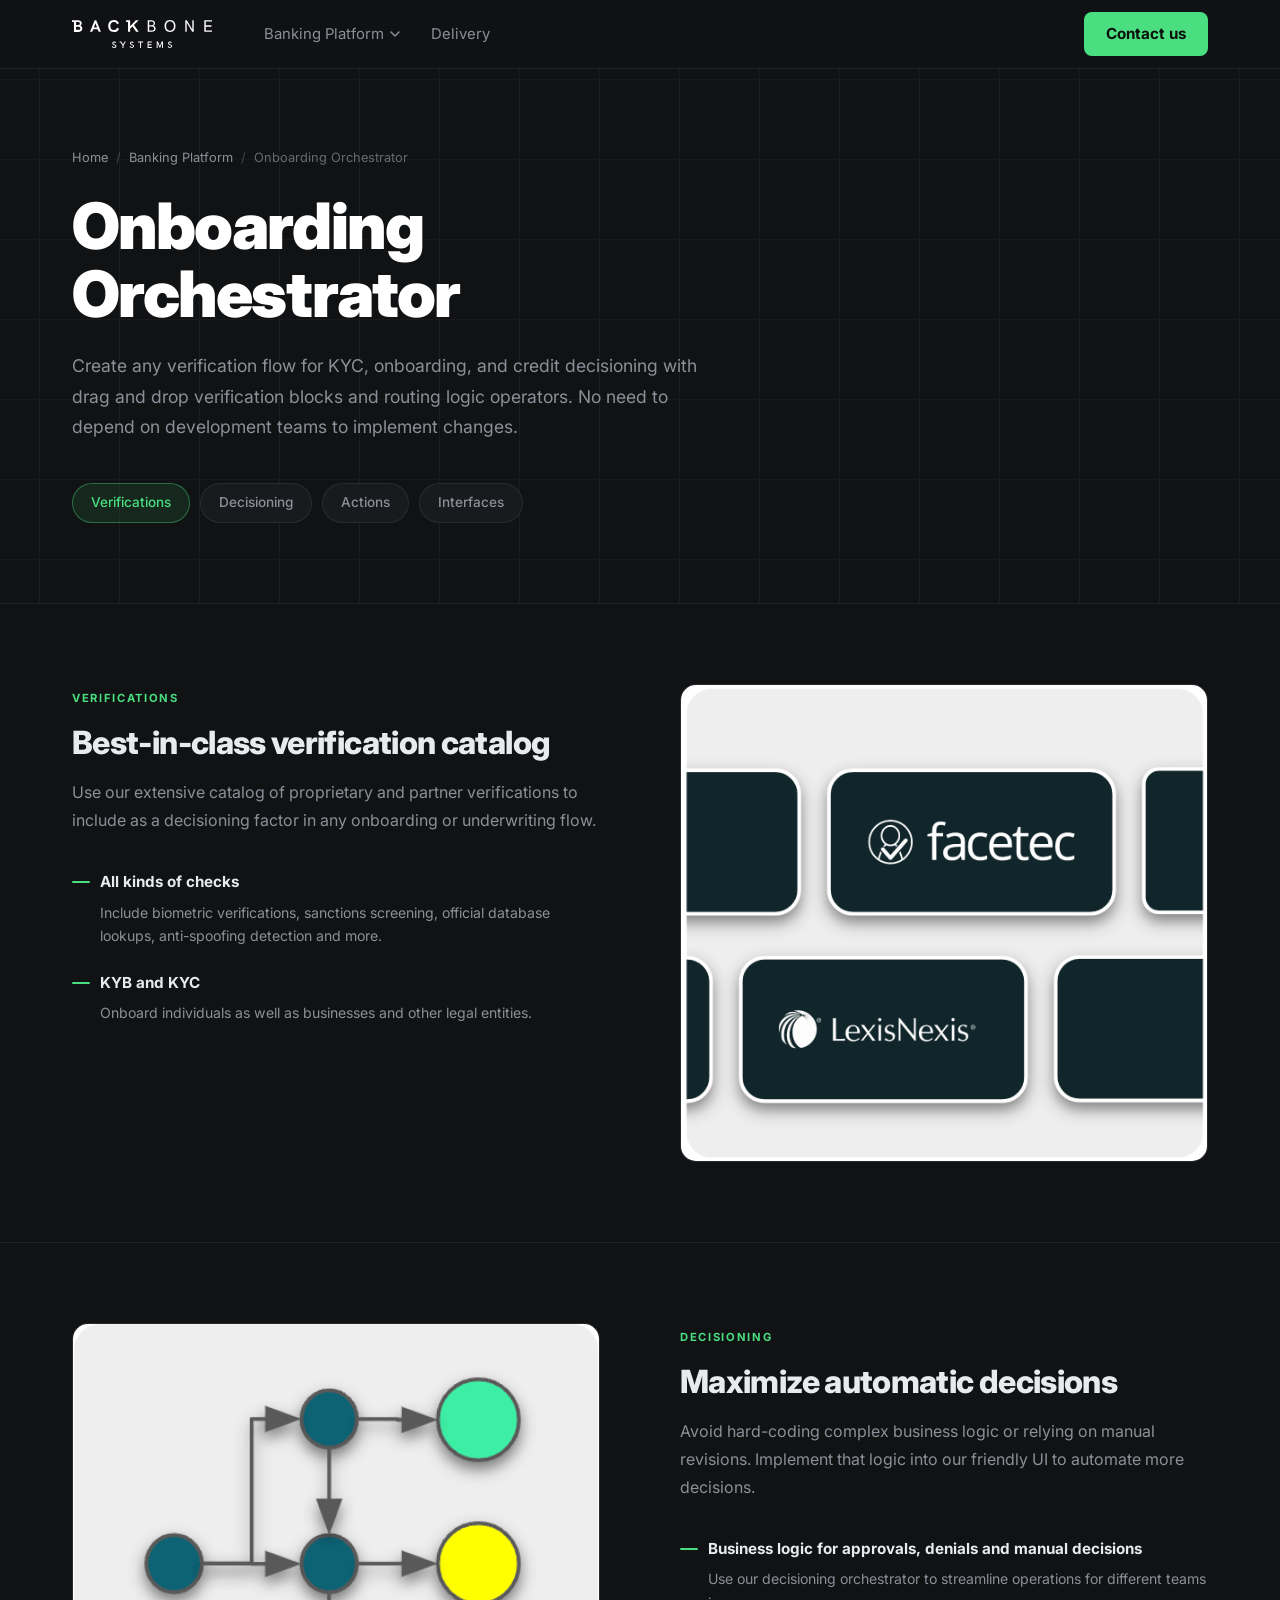
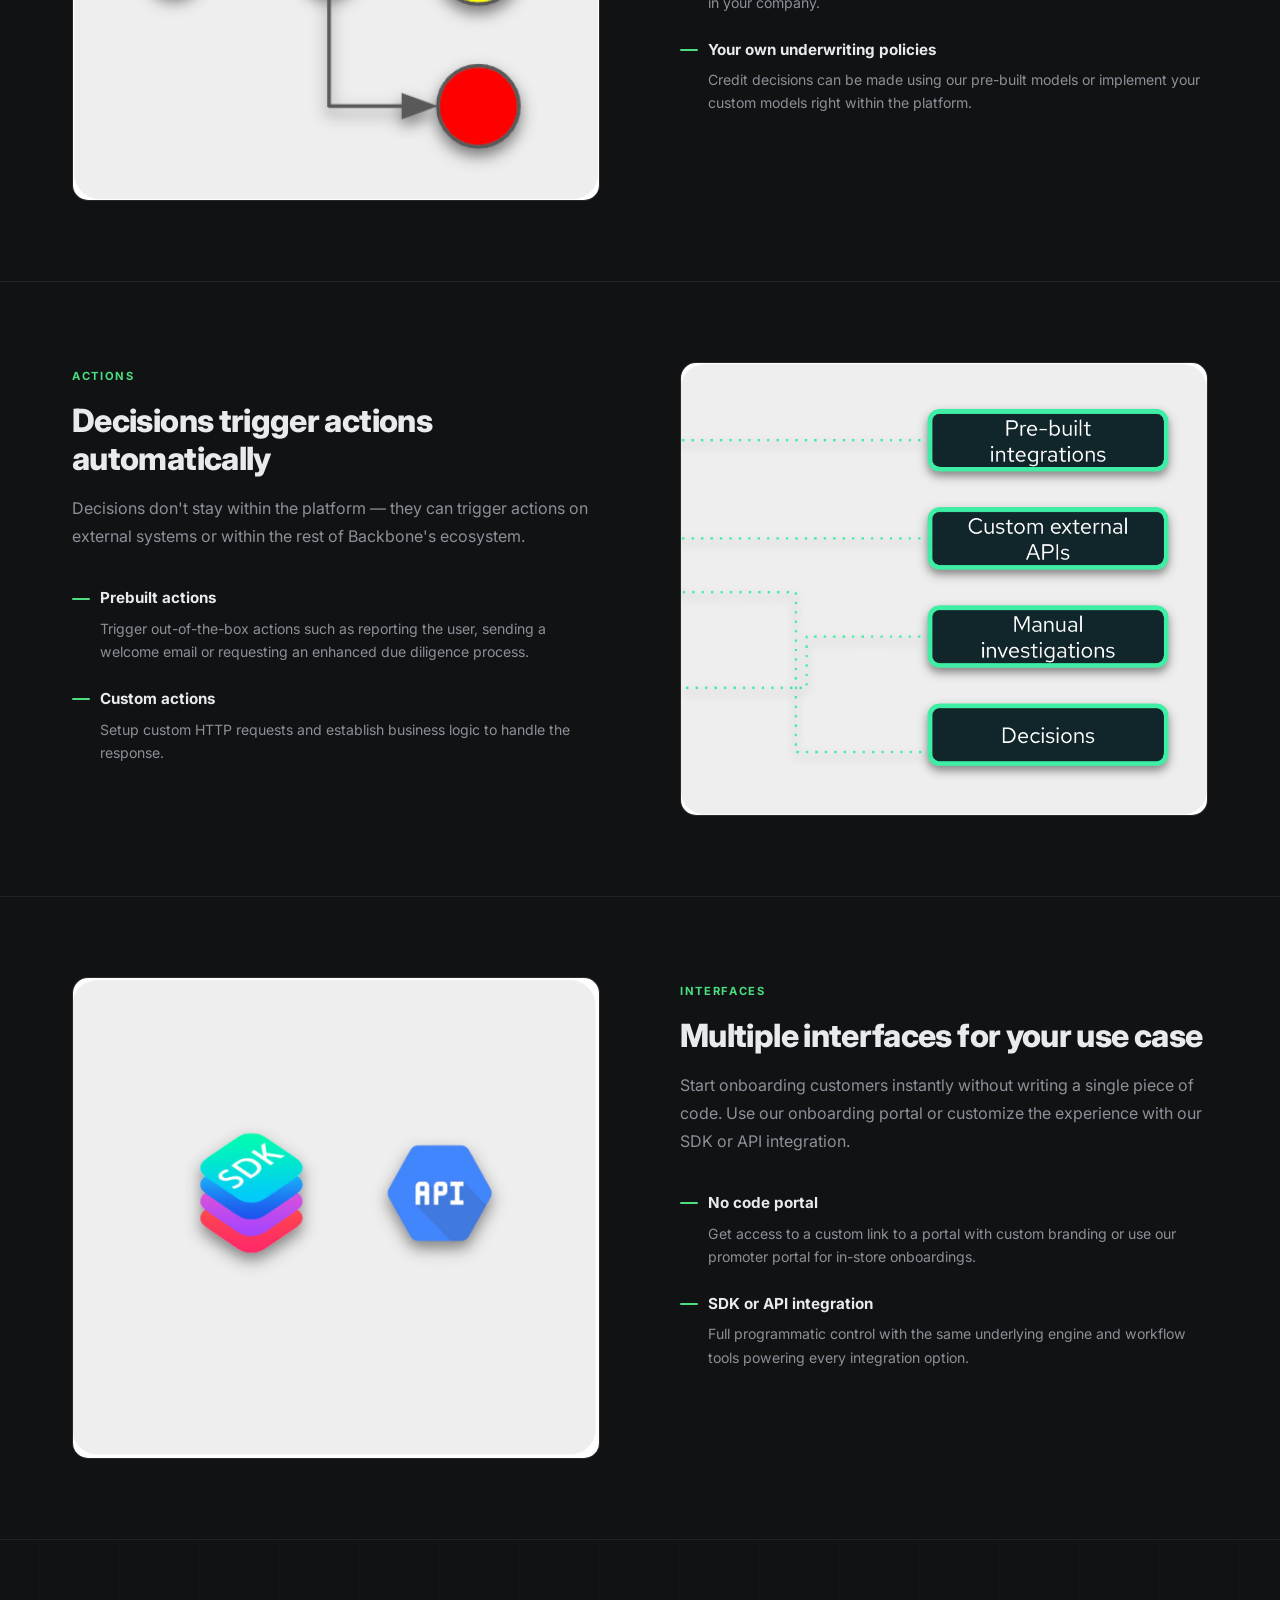
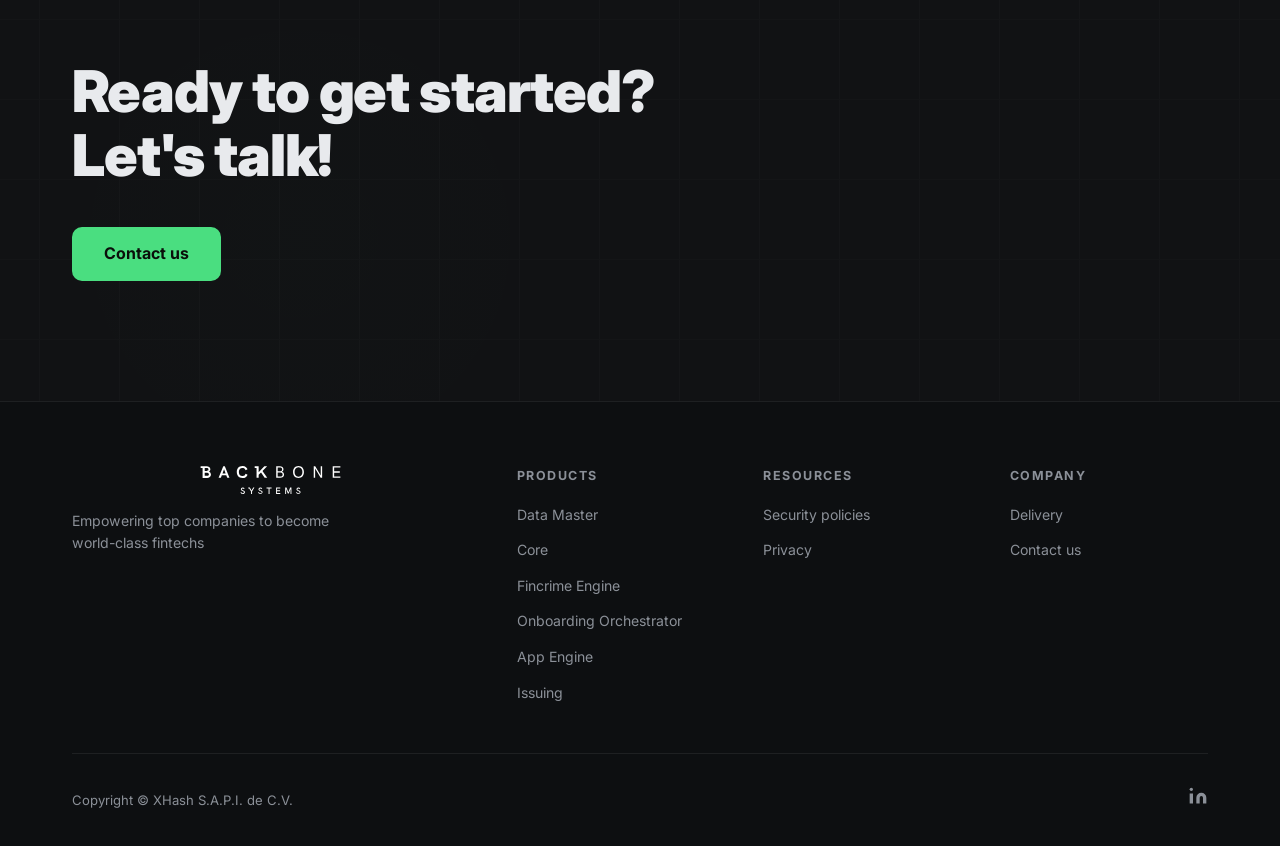
<file: banking-platform/onboarding.html>
<!DOCTYPE html>
<html lang="en">
<head>
  <meta charset="UTF-8" />
  <meta name="viewport" content="width=device-width, initial-scale=1.0" />
  <title>Onboarding Orchestrator – Backbone Systems</title>
  <meta name="description" content="KYC and underwriting decisioning. Create any verification flow with drag and drop verification blocks and routing logic operators." />
  <link rel="preconnect" href="https://fonts.googleapis.com" />
  <link rel="preconnect" href="https://fonts.gstatic.com" crossorigin />
  <link href="https://fonts.googleapis.com/css2?family=Inter:wght@300;400;500;600;700;800;900&display=swap" rel="stylesheet" />
  <link rel="stylesheet" href="../styles.css" />
</head>
<body>
  <div id="navbar-placeholder"></div>

  <section class="product-hero">
    <div class="grid-bg" aria-hidden="true"></div>
    <div class="product-hero-inner">
      <nav class="breadcrumb"><a href="../index.html">Home</a><span>/</span><a href="#">Banking Platform</a><span>/</span><span style="color:var(--text)">Onboarding Orchestrator</span></nav>
      <h1>Onboarding Orchestrator</h1>
      <p class="product-hero-desc">Create any verification flow for KYC, onboarding, and credit decisioning with drag and drop verification blocks and routing logic operators. No need to depend on development teams to implement changes.</p>
      <div class="feature-tabs">
        <a href="#verifications" class="feat-tab active">Verifications</a>
        <a href="#decisioning" class="feat-tab">Decisioning</a>
        <a href="#actions" class="feat-tab">Actions</a>
        <a href="#interfaces" class="feat-tab">Interfaces</a>
      </div>
    </div>
  </section>

  <section class="feature-section" id="verifications">
    <div class="feature-grid">
      <div class="feature-text">
        <span class="feature-label">Verifications</span>
        <h2>Best-in-class verification catalog</h2>
        <p class="feature-desc">Use our extensive catalog of proprietary and partner verifications to include as a decisioning factor in any onboarding or underwriting flow.</p>
        <div class="sub-features">
          <div class="sub-feature"><h4>All kinds of checks</h4><p>Include biometric verifications, sanctions screening, official database lookups, anti-spoofing detection and more.</p></div>
          <div class="sub-feature"><h4>KYB and KYC</h4><p>Onboard individuals as well as businesses and other legal entities.</p></div>
        </div>
      </div>
      <div class="feature-visual">
        <img src="../assets/images/app-engine-1.png" alt="Verification Catalog" style="width: 100%; height: auto; display: block;" />
      </div>
    </div>
  </section>

  <section class="feature-section" id="decisioning">
    <div class="feature-grid reversed">
      <div class="feature-text">
        <span class="feature-label">Decisioning</span>
        <h2>Maximize automatic decisions</h2>
        <p class="feature-desc">Avoid hard-coding complex business logic or relying on manual revisions. Implement that logic into our friendly UI to automate more decisions.</p>
        <div class="sub-features">
          <div class="sub-feature"><h4>Business logic for approvals, denials and manual decisions</h4><p>Use our decisioning orchestrator to streamline operations for different teams in your company.</p></div>
          <div class="sub-feature"><h4>Your own underwriting policies</h4><p>Credit decisions can be made using our pre-built models or implement your custom models right within the platform.</p></div>
        </div>
      </div>
      <div class="feature-visual">
        <img src="../assets/images/app-engine-2.png" alt="Decision Flow" style="width: 100%; height: auto; display: block;" />
      </div>
    </div>
  </section>

  <section class="feature-section" id="actions">
    <div class="feature-grid">
      <div class="feature-text">
        <span class="feature-label">Actions</span>
        <h2>Decisions trigger actions automatically</h2>
        <p class="feature-desc">Decisions don't stay within the platform — they can trigger actions on external systems or within the rest of Backbone's ecosystem.</p>
        <div class="sub-features">
          <div class="sub-feature"><h4>Prebuilt actions</h4><p>Trigger out-of-the-box actions such as reporting the user, sending a welcome email or requesting an enhanced due diligence process.</p></div>
          <div class="sub-feature"><h4>Custom actions</h4><p>Setup custom HTTP requests and establish business logic to handle the response.</p></div>
        </div>
      </div>
      <div class="feature-visual">
        <img src="../assets/images/app-engine-3.png" alt="Action Triggers" style="width: 100%; height: auto; display: block;" />
      </div>
    </div>
  </section>

  <section class="feature-section" id="interfaces">
    <div class="feature-grid reversed">
      <div class="feature-text">
        <span class="feature-label">Interfaces</span>
        <h2>Multiple interfaces for your use case</h2>
        <p class="feature-desc">Start onboarding customers instantly without writing a single piece of code. Use our onboarding portal or customize the experience with our SDK or API integration.</p>
        <div class="sub-features">
          <div class="sub-feature"><h4>No code portal</h4><p>Get access to a custom link to a portal with custom branding or use our promoter portal for in-store onboardings.</p></div>
          <div class="sub-feature"><h4>SDK or API integration</h4><p>Full programmatic control with the same underlying engine and workflow tools powering every integration option.</p></div>
        </div>
      </div>
      <div class="feature-visual">
        <img src="../assets/images/app-engine-4.png" alt="SDK and API integration options" style="width: 100%; height: auto; display: block;" />
      </div>
    </div>
  </section>

  <section class="cta-section">
    <div class="grid-bg" aria-hidden="true"></div>
    <div class="cta-glow" aria-hidden="true"></div>
    <div class="container cta-inner">
      <h2>Ready to get started?<br/>Let's talk!</h2>
      <a href="../contact.html" class="btn-primary btn-lg">Contact us</a>
    </div>
  </section>

  <div id="footer-placeholder"></div>
  <script src="../components.js"></script>
  <script>initComponents('..');</script>
</body>
</html>
</file>
<file: styles.css>
/* ============================================================
   BACKBONE SYSTEMS — styles.css
   ============================================================ */

/* ---------- RESET & BASE ---------- */
*, *::before, *::after { box-sizing: border-box; margin: 0; padding: 0; }

:root {
  --bg: #111214;
  --bg-card: #181a1e;
  --bg-card-hover: #1e2127;
  --border: rgba(255,255,255,0.07);
  --border-hover: rgba(74,222,128,0.35);
  --text: #e8eaed;
  --text-muted: #8b9098;
  --accent: #4ade80;
  --accent-dark: #22c55e;
  --nav-height: 68px;
  --max-w: 1200px;
  --radius: 12px;
  --font: 'Inter', system-ui, sans-serif;
}

html { scroll-behavior: smooth; }

body {
  font-family: var(--font);
  background: var(--bg);
  color: var(--text);
  line-height: 1.6;
  overflow-x: hidden;
  -webkit-font-smoothing: antialiased;
}

a { color: inherit; text-decoration: none; }
ul { list-style: none; }
img { display: block; max-width: 100%; }

/* ---------- UTILITIES ---------- */
.container {
  max-width: var(--max-w);
  margin: 0 auto;
  padding: 0 32px;
}

.btn-primary {
  display: inline-flex;
  align-items: center;
  gap: 8px;
  background: var(--accent);
  color: #0a0f0a;
  font-weight: 700;
  font-size: 0.95rem;
  padding: 10px 22px;
  border-radius: 8px;
  border: none;
  cursor: pointer;
  transition: background 0.2s, transform 0.15s, box-shadow 0.2s;
  white-space: nowrap;
}
.btn-primary:hover {
  background: var(--accent-dark);
  transform: translateY(-1px);
  box-shadow: 0 8px 24px rgba(74,222,128,0.25);
}
.btn-lg {
  padding: 14px 32px;
  font-size: 1rem;
  border-radius: 10px;
}

/* Backgrounds */
.grid-bg {
  position: absolute;
  inset: 0;
  background-image: url('assets/bg/grid.svg');
  background-size: 80px 80px;
  background-position: center top;
  opacity: 0.25;
  z-index: 0;
  pointer-events: none;
}
.hero-glow {
  position: absolute;
  top: -200px;
  right: -100px;
  width: 800px;
  height: 800px;
  background: radial-gradient(circle, rgba(74,222,128,0.1) 0%, transparent 70%);
  pointer-events: none;
  z-index: 0;
}
.cta-glow {
  position: absolute;
  inset: 0;
  background-image: url('assets/bg/grid-cta.svg');
  background-size: cover;
  background-position: center;
  opacity: 0.15;
  z-index: 0;
}

.section-header {
  text-align: center;
  max-width: 680px;
  margin: 0 auto 60px;
}
.section-header h2 {
  font-size: clamp(1.75rem, 3vw, 2.4rem);
  font-weight: 800;
  margin-bottom: 16px;
}
.section-header p {
  color: var(--text-muted);
  font-size: 1.05rem;
  line-height: 1.7;
}

/* ---------- NAVBAR ---------- */
.navbar {
  position: fixed;
  top: 0; left: 0; right: 0;
  z-index: 1000;
  background: rgba(17,18,20,0.85);
  backdrop-filter: blur(14px);
  -webkit-backdrop-filter: blur(14px);
  border-bottom: 1px solid var(--border);
  transition: background 0.3s;
}
.nav-inner {
  max-width: var(--max-w);
  margin: 0 auto;
  padding: 0 32px;
  height: var(--nav-height);
  display: flex;
  align-items: center;
  gap: 40px;
}

/* Logo */
.logo {
  display: flex;
  flex-direction: column;
  line-height: 1;
  cursor: pointer;
}
.logo-text {
  font-size: 1.15rem;
  font-weight: 300;
  letter-spacing: 0.25em;
  color: #fff;
}
.logo-bold { font-weight: 800; }
.logo-sub {
  font-size: 0.55rem;
  letter-spacing: 0.45em;
  color: var(--text-muted);
  margin-top: 2px;
}

/* Nav links */
.nav-links {
  display: flex;
  align-items: center;
  gap: 6px;
  flex: 1;
}
.nav-link {
  padding: 6px 12px;
  border-radius: 6px;
  font-size: 0.93rem;
  color: var(--text-muted);
  transition: color 0.2s, background 0.2s;
}
.nav-link:hover { color: var(--text); background: rgba(255,255,255,0.05); }

.nav-btn {
  display: flex;
  align-items: center;
  gap: 5px;
  background: none;
  border: none;
  color: var(--text-muted);
  font-family: var(--font);
  font-size: 0.93rem;
  padding: 6px 12px;
  border-radius: 6px;
  cursor: pointer;
  transition: color 0.2s, background 0.2s;
}
.nav-btn:hover, .nav-btn[aria-expanded="true"] {
  color: var(--text);
  background: rgba(255,255,255,0.05);
}

/* Dropdown */
.has-dropdown { position: relative; }
.dropdown {
  position: absolute;
  top: calc(100% + 12px);
  left: 0;
  background: #1a1d23;
  border: 1px solid var(--border);
  border-radius: 12px;
  padding: 8px;
  min-width: 260px;
  display: none;
  flex-direction: column;
  gap: 2px;
  box-shadow: 0 20px 50px rgba(0,0,0,0.5);
  animation: dropIn 0.18s ease;
}
.dropdown.open { display: flex; }
@keyframes dropIn {
  from { opacity: 0; transform: translateY(-6px); }
  to   { opacity: 1; transform: translateY(0); }
}
.dropdown-item {
  display: flex;
  flex-direction: column;
  gap: 2px;
  padding: 10px 14px;
  border-radius: 8px;
  transition: background 0.15s;
}
.dropdown-item:hover { background: rgba(255,255,255,0.06); }
.di-title { font-size: 0.9rem; font-weight: 600; color: var(--text); }
.di-sub { font-size: 0.78rem; color: var(--text-muted); }

.nav-cta { margin-left: auto; }

/* Hamburger */
.hamburger {
  display: none;
  flex-direction: column;
  gap: 5px;
  background: none;
  border: none;
  cursor: pointer;
  padding: 6px;
  margin-left: auto;
}
.hamburger span {
  display: block;
  width: 22px;
  height: 2px;
  background: var(--text);
  border-radius: 2px;
  transition: transform 0.3s, opacity 0.3s;
}

/* Mobile menu */
.mobile-menu {
  display: none;
  flex-direction: column;
  padding: 16px 24px;
  border-top: 1px solid var(--border);
  gap: 4px;
}
.mobile-menu a {
  padding: 10px 12px;
  border-radius: 8px;
  font-size: 0.95rem;
  color: var(--text-muted);
  transition: color 0.2s, background 0.2s;
}
.mobile-menu a:hover { color: var(--text); background: rgba(255,255,255,0.05); }
.mobile-menu .btn-primary { margin-top: 8px; color: #0a0f0a; }
.mobile-menu.open { display: flex; }

/* ---------- HERO ---------- */
.hero {
  position: relative;
  min-height: 100vh;
  display: flex;
  align-items: center;
  overflow: hidden;
  padding-top: var(--nav-height);
}
.hero-glow {
  position: absolute;
  top: -200px;
  left: 50%;
  transform: translateX(-50%);
  width: 900px;
  height: 600px;
  background: radial-gradient(ellipse at center, rgba(74,222,128,0.08) 0%, transparent 70%);
  pointer-events: none;
}
.hero-inner {
  position: relative;
  z-index: 1;
  max-width: var(--max-w);
  margin: 0 auto;
  padding: 80px 32px;
  display: flex;
  align-items: center;
  justify-content: space-between;
  gap: 60px;
}
.hero-text { flex: 1; max-width: 560px; }
.hero-eyebrow {
  font-size: 0.7rem;
  font-weight: 700;
  letter-spacing: 0.18em;
  color: var(--accent);
  margin-bottom: 24px;
  display: block;
}
.hero-headline {
  font-size: clamp(2.4rem, 5.5vw, 4rem);
  font-weight: 900;
  line-height: 1.08;
  color: #fff;
  margin-bottom: 36px;
  letter-spacing: -0.02em;
}
.hero-text .btn-primary { margin-top: 4px; }

/* Stack Visual */
.hero-visual {
  flex: 0 0 420px;
  display: flex;
  align-items: center;
  justify-content: center;
}
.hero-img {
  width: 100%;
  max-width: 650px;
  height: auto;
  filter: drop-shadow(0 30px 60px rgba(0,0,0,0.5));
  transform: scale(1.1);
}
.stack-visual {
  display: flex;
  flex-direction: column-reverse;
  gap: 0;
  perspective: 800px;
}
.stack-layer {
  display: flex;
  align-items: center;
  padding: 0 24px;
  height: 50px;
  border: 1px solid rgba(74,222,128,0.25);
  border-bottom: none;
  border-radius: 0;
  background: linear-gradient(135deg, rgba(74,222,128,0.04) 0%, rgba(74,222,128,0.01) 100%);
  width: 340px;
  font-size: 0.82rem;
  font-weight: 600;
  color: var(--text-muted);
  letter-spacing: 0.06em;
  text-transform: uppercase;
  transition: background 0.3s, color 0.3s, border-color 0.3s;
  cursor: default;
  position: relative;
  animation: layerFloat 3s ease-in-out infinite;
  animation-delay: calc(var(--i) * 0.15s);
}
.stack-layer:first-child { border-bottom: 1px solid rgba(74,222,128,0.25); border-radius: 0 0 8px 8px; }
.stack-layer:last-child { border-radius: 8px 8px 0 0; }
.stack-layer::before {
  content: '';
  display: block;
  width: 6px;
  height: 6px;
  border-radius: 50%;
  background: var(--accent);
  margin-right: 14px;
  opacity: 0.5;
  transition: opacity 0.3s;
  flex-shrink: 0;
}
.stack-layer:hover {
  background: rgba(74,222,128,0.08);
  color: var(--accent);
  border-color: rgba(74,222,128,0.5);
}
.stack-layer:hover::before { opacity: 1; }

@keyframes layerFloat {
  0%, 100% { transform: translateY(0); }
  50% { transform: translateY(-4px); }
}

/* ---------- INTRO ---------- */
.intro {
  padding: 100px 0;
  border-bottom: 1px solid var(--border);
}
.intro-grid {
  display: grid;
  grid-template-columns: 1fr 1fr;
  gap: 80px;
  align-items: center;
}
.intro-left h2 {
  font-size: clamp(1.7rem, 3vw, 2.4rem);
  font-weight: 800;
  line-height: 1.2;
  letter-spacing: -0.02em;
}
.intro-right p {
  color: var(--text-muted);
  font-size: 1.05rem;
  line-height: 1.8;
}

.product-banner {
  background-color: var(--accent);
  color: #111214;
  border-radius: 24px;
  padding: 60px;
  display: flex;
  align-items: stretch;
  justify-content: space-between;
  position: relative;
  overflow: hidden;
  margin-bottom: 80px;
  min-height: 400px;
}
.product-banner-text {
  flex: 1;
  max-width: 440px;
  font-size: 1.15rem;
  line-height: 1.6;
  font-weight: 500;
  position: relative;
  z-index: 2;
  display: flex;
  align-items: center;
}
.product-banner-visual {
  flex: 1;
  position: absolute;
  right: 0;
  top: 0;
  bottom: 0;
  width: 55%;
  z-index: 1;
}
.pbv-img-1 {
  position: absolute;
  right: -60px;
  top: 60px;
  width: 500px;
  border-radius: 12px;
  box-shadow: 0 20px 40px rgba(0,0,0,0.15);
}
.pbv-img-2 {
  position: absolute;
  right: 280px;
  top: 160px;
  width: 320px;
  border-radius: 12px;
  box-shadow: 0 30px 60px rgba(0,0,0,0.25);
}

.intro-white-grid {
  color: #111214;
  align-items: start;
}
.intro-icon {
  width: 42px;
  height: auto;
  margin-bottom: 24px;
}
.intro-title {
  font-size: 1.8rem;
  font-weight: 800;
  margin-bottom: 16px;
  letter-spacing: -0.02em;
}
.intro-desc {
  font-size: 1.05rem;
  color: #4b5563;
  line-height: 1.6;
}

/* ---------- PRODUCTS ---------- */
.products {
  padding: 100px 0;
  border-bottom: 1px solid var(--border);
}
.product-grid {
  display: grid;
  grid-template-columns: repeat(3, 1fr);
  gap: 16px;
}
.product-card {
  display: flex;
  flex-direction: column;
  gap: 12px;
  padding: 28px;
  background: var(--bg-card);
  border: 1px solid var(--border);
  border-radius: var(--radius);
  cursor: pointer;
  transition: background 0.25s, border-color 0.25s, transform 0.2s, box-shadow 0.25s;
  position: relative;
  overflow: hidden;
}
.product-card::before {
  content: '';
  position: absolute;
  top: 0; left: 0; right: 0;
  height: 2px;
  background: linear-gradient(90deg, var(--accent), transparent);
  opacity: 0;
  transition: opacity 0.25s;
}
.product-card:hover {
  background: var(--bg-card-hover);
  border-color: var(--border-hover);
  transform: translateY(-3px);
  box-shadow: 0 12px 32px rgba(0,0,0,0.3), 0 0 0 1px rgba(74,222,128,0.1);
}
.product-card:hover::before { opacity: 1; }

.pc-icon {
  width: 48px;
  height: 48px;
  background: rgba(74,222,128,0.08);
  border: 1px solid rgba(74,222,128,0.2);
  border-radius: 10px;
  display: flex;
  align-items: center;
  justify-content: center;
}
.product-card h3 {
  font-size: 1rem;
  font-weight: 700;
  color: #fff;
}
.product-card p {
  font-size: 0.87rem;
  color: var(--text-muted);
  flex: 1;
  line-height: 1.6;
}
.pc-arrow {
  color: var(--accent);
  font-size: 1.1rem;
  opacity: 0;
  transform: translateX(-6px);
  transition: opacity 0.2s, transform 0.2s;
  display: block;
}
.product-card:hover .pc-arrow {
  opacity: 1;
  transform: translateX(0);
}

/* ---------- DEPLOY ---------- */
.deploy {
  padding: 100px 0;
  border-bottom: 1px solid var(--border);
}
.deploy-grid {
  display: grid;
  grid-template-columns: 1fr 1fr;
  gap: 80px;
  align-items: center;
}
.deploy-text h2 {
  font-size: clamp(1.7rem, 3vw, 2.4rem);
  font-weight: 800;
  line-height: 1.2;
  letter-spacing: -0.02em;
  margin-bottom: 16px;
}
.deploy-text p {
  color: var(--text-muted);
  font-size: 1.05rem;
}
.deploy-cards {
  display: flex;
  flex-direction: column;
  gap: 10px;
}
.deploy-card {
  display: flex;
  align-items: center;
  gap: 14px;
  padding: 16px 20px;
  background: var(--bg-card);
  border: 1px solid var(--border);
  border-radius: 10px;
  transition: border-color 0.2s, background 0.2s;
  cursor: default;
}
.deploy-card:hover, .deploy-card.dc-active {
  border-color: rgba(74,222,128,0.3);
  background: rgba(74,222,128,0.04);
}
.dc-dot {
  width: 8px;
  height: 8px;
  border-radius: 50%;
  background: var(--border);
  flex-shrink: 0;
  transition: background 0.2s;
}
.deploy-card:hover .dc-dot, .deploy-card.dc-active .dc-dot { background: var(--accent); }
.dc-name { font-weight: 600; font-size: 0.95rem; }
.dc-detail { font-size: 0.8rem; color: var(--text-muted); margin-top: 2px; }

/* ---------- ENTERPRISE ---------- */
.enterprise {
  padding: 100px 0;
  border-bottom: 1px solid var(--border);
}
.enterprise-grid {
  display: grid;
  grid-template-columns: repeat(3, 1fr);
  gap: 24px;
}
.enterprise-card {
  padding: 32px 28px;
  background: var(--bg-card);
  border: 1px solid var(--border);
  border-radius: var(--radius);
  transition: border-color 0.2s, transform 0.2s;
}
.enterprise-card:hover {
  border-color: rgba(74,222,128,0.25);
  transform: translateY(-2px);
}
.ec-icon {
  width: 44px;
  height: 44px;
  background: rgba(74,222,128,0.06);
  border: 1px solid rgba(74,222,128,0.15);
  border-radius: 10px;
  display: flex;
  align-items: center;
  justify-content: center;
  margin-bottom: 20px;
}
.enterprise-card h3 {
  font-size: 1rem;
  font-weight: 700;
  margin-bottom: 10px;
}
.enterprise-card p {
  font-size: 0.88rem;
  color: var(--text-muted);
  line-height: 1.7;
}

/* ---------- CTA ---------- */
.cta-section {
  position: relative;
  padding: 120px 0;
  overflow: hidden;
}
.cta-glow {
  position: absolute;
  bottom: -100px;
  right: -100px;
  width: 600px;
  height: 600px;
  background: radial-gradient(circle, rgba(74,222,128,0.06) 0%, transparent 65%);
  pointer-events: none;
}
.cta-inner {
  position: relative;
  z-index: 1;
}
.cta-inner h2 {
  font-size: clamp(2.2rem, 5vw, 3.6rem);
  font-weight: 900;
  line-height: 1.1;
  letter-spacing: -0.02em;
  margin-bottom: 40px;
}

/* ---------- FOOTER ---------- */
.footer {
  background: #0d0f11;
  border-top: 1px solid var(--border);
  padding: 64px 0 32px;
}
.footer-top {
  display: grid;
  grid-template-columns: 2fr 1fr 1fr 1fr;
  gap: 48px;
  padding-bottom: 48px;
  border-bottom: 1px solid var(--border);
}
.footer-brand .logo { margin-bottom: 16px; }
.footer-brand p {
  font-size: 0.88rem;
  color: var(--text-muted);
  line-height: 1.6;
  max-width: 260px;
}
.footer-col h4 {
  font-size: 0.78rem;
  font-weight: 700;
  letter-spacing: 0.12em;
  text-transform: uppercase;
  color: var(--text-muted);
  margin-bottom: 16px;
}
.footer-col ul { display: flex; flex-direction: column; gap: 10px; }
.footer-col a {
  font-size: 0.88rem;
  color: var(--text-muted);
  transition: color 0.2s;
}
.footer-col a:hover { color: var(--text); }
.footer-bottom {
  display: flex;
  align-items: center;
  justify-content: space-between;
  padding-top: 32px;
}
.footer-bottom p {
  font-size: 0.82rem;
  color: var(--text-muted);
}
.linkedin-link {
  color: var(--text-muted);
  transition: color 0.2s;
}
.linkedin-link:hover { color: var(--accent); }

/* ---------- RESPONSIVE ---------- */
@media (max-width: 1024px) {
  .hero-visual { flex: 0 0 340px; }
  .stack-layer { width: 280px; }
  .product-grid { grid-template-columns: repeat(2, 1fr); }
  .enterprise-grid { grid-template-columns: repeat(2, 1fr); }
  .footer-top { grid-template-columns: 1fr 1fr; gap: 32px; }
}

@media (max-width: 768px) {
  .nav-links, .nav-cta { display: none; }
  .hamburger { display: flex; }

  .hero-inner {
    flex-direction: column;
    padding: 60px 24px;
    text-align: center;
  }
  .hero-visual { flex: none; width: 100%; }
  .hero-img {
    transform: scale(0.9);
    margin: 40px auto 0;
    max-width: 100%;
  }
  .stack-visual { align-items: center; }
  .stack-layer { width: 100%; max-width: 300px; }

  .intro-grid, .deploy-grid { grid-template-columns: 1fr; gap: 40px; }
  .product-grid { grid-template-columns: 1fr; }
  .enterprise-grid { grid-template-columns: 1fr; }
  .footer-top { grid-template-columns: 1fr; }
  .container { padding: 0 20px; }
  .cta-inner h2 { font-size: 2rem; }

  .product-banner {
    padding: 40px 24px;
    flex-direction: column;
    min-height: auto;
    margin-bottom: 40px;
  }
  .product-banner-text {
    max-width: 100%;
    margin-bottom: 20px;
  }
  .product-banner-visual {
    position: relative !important;
    width: 100%;
    height: 380px;
    right: auto !important;
    top: auto !important;
    bottom: auto !important;
    margin-top: 30px;
  }
  .pbv-img-1 {
    width: 90% !important;
    right: -10% !important;
    top: 0 !important;
    left: auto !important;
    bottom: auto !important;
  }
  .pbv-img-2 {
    width: 65% !important;
    left: -5% !important;
    right: auto !important;
    top: 140px !important;
    bottom: auto !important;
  }
}

/* ============================================================
   PRODUCT PAGES
   ============================================================ */

/* Product hero (sub-pages) */
.product-hero {
  position: relative;
  padding: calc(var(--nav-height) + 80px) 0 80px;
  overflow: hidden;
  border-bottom: 1px solid var(--border);
}
.product-hero .grid-bg { opacity: 0.6; }
.product-hero-inner {
  position: relative;
  z-index: 1;
  max-width: var(--max-w);
  margin: 0 auto;
  padding: 0 32px;
}
.breadcrumb {
  display: flex;
  align-items: center;
  gap: 8px;
  font-size: 0.8rem;
  color: var(--text-muted);
  margin-bottom: 24px;
}
.breadcrumb a { color: var(--text-muted); transition: color 0.2s; }
.breadcrumb a:hover { color: var(--accent); }
.breadcrumb span { opacity: 0.4; }

.product-hero h1 {
  font-size: clamp(2.5rem, 5vw, 4rem);
  font-weight: 900;
  letter-spacing: -0.03em;
  line-height: 1.05;
  color: #fff;
  max-width: 700px;
  margin-bottom: 24px;
}
.product-hero-desc {
  font-size: 1.1rem;
  color: var(--text-muted);
  max-width: 640px;
  line-height: 1.75;
  margin-bottom: 40px;
}

/* Feature tabs */
.feature-tabs {
  display: flex;
  flex-wrap: wrap;
  gap: 10px;
  margin-top: 40px;
}
.feat-tab {
  padding: 8px 18px;
  border-radius: 20px;
  border: 1px solid var(--border);
  background: var(--bg-card);
  color: var(--text-muted);
  font-size: 0.85rem;
  font-weight: 500;
  cursor: pointer;
  transition: background 0.2s, border-color 0.2s, color 0.2s;
  text-decoration: none;
}
.feat-tab:hover, .feat-tab.active {
  background: rgba(74,222,128,0.1);
  border-color: rgba(74,222,128,0.4);
  color: var(--accent);
}

/* Feature sections */
.feature-section {
  padding: 80px 0;
  border-bottom: 1px solid var(--border);
}
.feature-section:last-of-type { border-bottom: none; }

.feature-grid {
  max-width: var(--max-w);
  margin: 0 auto;
  padding: 0 32px;
  display: grid;
  grid-template-columns: 1fr 1fr;
  gap: 80px;
  align-items: start;
}
.feature-grid.reversed { direction: rtl; }
.feature-grid.reversed > * { direction: ltr; }

.feature-label {
  display: inline-block;
  font-size: 0.7rem;
  font-weight: 700;
  letter-spacing: 0.15em;
  text-transform: uppercase;
  color: var(--accent);
  margin-bottom: 16px;
}
.feature-section h2 {
  font-size: clamp(1.5rem, 2.5vw, 2rem);
  font-weight: 800;
  line-height: 1.2;
  letter-spacing: -0.02em;
  margin-bottom: 16px;
}
.feature-section .feature-desc {
  color: var(--text-muted);
  font-size: 1rem;
  line-height: 1.75;
  margin-bottom: 36px;
}
.sub-features {
  display: flex;
  flex-direction: column;
  gap: 24px;
}
.sub-feature h4 {
  font-size: 0.95rem;
  font-weight: 700;
  margin-bottom: 6px;
  display: flex;
  align-items: center;
  gap: 10px;
}
.sub-feature h4::before {
  content: '';
  display: inline-block;
  width: 18px;
  height: 2px;
  background: var(--accent);
  border-radius: 2px;
  flex-shrink: 0;
}
.sub-feature p {
  font-size: 0.88rem;
  color: var(--text-muted);
  line-height: 1.65;
  padding-left: 28px;
}

/* Feature visual panel */
.feature-visual {
  background: var(--bg-card);
  border: 1px solid var(--border);
  border-radius: 16px;
  overflow: hidden;
  min-height: 320px;
  display: flex;
  align-items: center;
  justify-content: center;
  position: relative;
}
.feature-visual-inner {
  padding: 40px;
  width: 100%;
}
.fv-title {
  font-size: 0.75rem;
  font-weight: 600;
  letter-spacing: 0.1em;
  text-transform: uppercase;
  color: var(--text-muted);
  margin-bottom: 24px;
  display: flex;
  align-items: center;
  gap: 10px;
}
.fv-title::before {
  content: '';
  width: 6px; height: 6px;
  border-radius: 50%;
  background: var(--accent);
}

/* Mock UI elements inside feature visuals */
.mock-table { width: 100%; border-collapse: collapse; }
.mock-table th {
  font-size: 0.7rem;
  text-transform: uppercase;
  letter-spacing: 0.08em;
  color: var(--text-muted);
  padding: 6px 10px;
  text-align: left;
  border-bottom: 1px solid var(--border);
}
.mock-table td {
  padding: 10px 10px;
  font-size: 0.82rem;
  border-bottom: 1px solid rgba(255,255,255,0.04);
}
.mock-tag {
  display: inline-block;
  padding: 2px 8px;
  border-radius: 4px;
  font-size: 0.72rem;
  font-weight: 600;
}
.mock-tag.green { background: rgba(74,222,128,0.15); color: var(--accent); }
.mock-tag.yellow { background: rgba(250,204,21,0.15); color: #facc15; }
.mock-tag.red { background: rgba(239,68,68,0.15); color: #ef4444; }
.mock-tag.blue { background: rgba(96,165,250,0.15); color: #60a5fa; }

.mock-bar-container {
  display: flex;
  flex-direction: column;
  gap: 14px;
}
.mock-bar-row {
  display: flex;
  align-items: center;
  gap: 12px;
  font-size: 0.8rem;
}
.mock-bar-label { color: var(--text-muted); min-width: 80px; font-size: 0.75rem; }
.mock-bar-track {
  flex: 1;
  height: 6px;
  background: rgba(255,255,255,0.06);
  border-radius: 10px;
  overflow: hidden;
}
.mock-bar-fill {
  height: 100%;
  background: var(--accent);
  border-radius: 10px;
  opacity: 0.8;
}
.mock-bar-val { color: var(--text-muted); font-size: 0.75rem; min-width: 32px; text-align: right; }

.mock-flow {
  display: flex;
  flex-direction: column;
  gap: 8px;
  width: 100%;
}
.mock-flow-step {
  display: flex;
  align-items: center;
  gap: 12px;
  padding: 12px 16px;
  background: rgba(255,255,255,0.03);
  border: 1px solid var(--border);
  border-radius: 8px;
  font-size: 0.83rem;
}
.mock-flow-step .step-num {
  width: 22px; height: 22px;
  border-radius: 50%;
  background: rgba(74,222,128,0.12);
  border: 1px solid rgba(74,222,128,0.3);
  display: flex; align-items: center; justify-content: center;
  font-size: 0.68rem;
  font-weight: 700;
  color: var(--accent);
  flex-shrink: 0;
}
.mock-flow-step .step-label { flex: 1; }
.mock-flow-step .step-status { font-size: 0.72rem; }

/* Stats row */
.stats-row {
  display: flex;
  gap: 32px;
  margin-top: 40px;
  flex-wrap: wrap;
}
.stat-item {}
.stat-value {
  font-size: 2rem;
  font-weight: 900;
  color: #fff;
  line-height: 1;
}
.stat-label {
  font-size: 0.82rem;
  color: var(--text-muted);
  margin-top: 4px;
}

/* ============================================================
   DELIVERY PAGE
   ============================================================ */
.delivery-hero {
  position: relative;
  padding: calc(var(--nav-height) + 80px) 0 80px;
  border-bottom: 1px solid var(--border);
  overflow: hidden;
}
.delivery-hero h1 {
  font-size: clamp(2.5rem, 5vw, 4rem);
  font-weight: 900;
  letter-spacing: -0.03em;
  line-height: 1.05;
  color: #fff;
  max-width: 700px;
  margin-bottom: 24px;
}
.delivery-hero p {
  font-size: 1.1rem;
  color: var(--text-muted);
  max-width: 640px;
  line-height: 1.75;
}

/* Timeline */
.timeline-section { padding: 80px 0; border-bottom: 1px solid var(--border); }
.timeline-steps {
  display: flex;
  gap: 0;
  margin-bottom: 64px;
  overflow-x: auto;
  padding-bottom: 8px;
}
.timeline-step {
  flex: 1;
  min-width: 160px;
  display: flex;
  flex-direction: column;
  align-items: center;
  text-align: center;
  position: relative;
  padding: 0 16px;
  cursor: pointer;
}
.timeline-step::before {
  content: '';
  position: absolute;
  top: 18px;
  left: 50%;
  right: -50%;
  height: 1px;
  background: var(--border);
}
.timeline-step:last-child::before { display: none; }
.ts-dot {
  width: 36px; height: 36px;
  border-radius: 50%;
  background: var(--bg-card);
  border: 2px solid var(--border);
  display: flex; align-items: center; justify-content: center;
  font-size: 0.78rem;
  font-weight: 700;
  color: var(--text-muted);
  margin-bottom: 14px;
  position: relative;
  z-index: 1;
  transition: border-color 0.2s, background 0.2s, color 0.2s;
}
.timeline-step.active .ts-dot {
  border-color: var(--accent);
  background: rgba(74,222,128,0.1);
  color: var(--accent);
}
.ts-label {
  font-size: 0.82rem;
  font-weight: 600;
  color: var(--text-muted);
  transition: color 0.2s;
}
.timeline-step.active .ts-label { color: var(--text); }

.timeline-content {
  display: grid;
  grid-template-columns: 1fr 1fr;
  gap: 64px;
  align-items: center;
}
.tc-text h3 {
  font-size: clamp(1.4rem, 2.5vw, 1.9rem);
  font-weight: 800;
  margin-bottom: 16px;
  letter-spacing: -0.02em;
}
.tc-text p {
  color: var(--text-muted);
  font-size: 1rem;
  line-height: 1.75;
}
.tc-visual {
  background: var(--bg-card);
  border: 1px solid var(--border);
  border-radius: 16px;
  padding: 36px;
  min-height: 280px;
  display: flex;
  flex-direction: column;
  gap: 16px;
}

/* Project types */
.project-types { padding: 80px 0; }
.project-types-grid {
  display: grid;
  grid-template-columns: 1fr 1fr;
  gap: 24px;
}
.project-type-card {
  padding: 40px;
  background: var(--bg-card);
  border: 1px solid var(--border);
  border-radius: 16px;
  transition: border-color 0.2s, transform 0.2s;
}
.project-type-card:hover {
  border-color: rgba(74,222,128,0.3);
  transform: translateY(-3px);
}
.ptc-tag {
  display: inline-block;
  font-size: 0.72rem;
  font-weight: 700;
  letter-spacing: 0.1em;
  text-transform: uppercase;
  color: var(--accent);
  border: 1px solid rgba(74,222,128,0.3);
  padding: 4px 10px;
  border-radius: 4px;
  margin-bottom: 20px;
}
.project-type-card h3 {
  font-size: 1.4rem;
  font-weight: 800;
  margin-bottom: 14px;
  letter-spacing: -0.02em;
}
.project-type-card p {
  color: var(--text-muted);
  font-size: 0.93rem;
  line-height: 1.7;
}

/* ============================================================
   CONTACT PAGE
   ============================================================ */
.contact-page {
  min-height: 100vh;
  display: flex;
  align-items: center;
  justify-content: center;
  padding: calc(var(--nav-height) + 60px) 32px 80px;
  position: relative;
}
.contact-page .grid-bg { opacity: 0.5; }
.contact-page .hero-glow {
  top: -100px;
  width: 700px;
  height: 500px;
}
.contact-card {
  position: relative;
  z-index: 1;
  background: var(--bg-card);
  border: 1px solid var(--border);
  border-radius: 20px;
  padding: 60px 64px;
  max-width: 600px;
  width: 100%;
  text-align: center;
  box-shadow: 0 40px 80px rgba(0,0,0,0.4);
}
.contact-card h1 {
  font-size: clamp(1.8rem, 3vw, 2.5rem);
  font-weight: 900;
  letter-spacing: -0.02em;
  line-height: 1.1;
  margin-bottom: 16px;
}
.contact-card .subtitle {
  color: var(--text-muted);
  font-size: 1rem;
  line-height: 1.6;
  margin-bottom: 40px;
}
.contact-email-link {
  display: inline-flex;
  align-items: center;
  gap: 10px;
  font-size: 1.1rem;
  font-weight: 600;
  color: var(--accent);
  border: 1px solid rgba(74,222,128,0.3);
  padding: 16px 28px;
  border-radius: 12px;
  background: rgba(74,222,128,0.06);
  transition: background 0.2s, border-color 0.2s, transform 0.15s;
  margin-bottom: 32px;
}
.contact-email-link:hover {
  background: rgba(74,222,128,0.12);
  border-color: rgba(74,222,128,0.5);
  transform: translateY(-2px);
}
.contact-divider {
  border: none;
  border-top: 1px solid var(--border);
  margin: 32px 0;
}
.contact-info {
  font-size: 0.85rem;
  color: var(--text-muted);
}

/* Responsive additions */
@media (max-width: 768px) {
  .feature-grid, .feature-grid.reversed { grid-template-columns: 1fr; direction: ltr; }
  .timeline-content { grid-template-columns: 1fr; }
  .project-types-grid { grid-template-columns: 1fr; }
  .contact-card { padding: 40px 28px; }
  .product-hero-inner, .delivery-hero .container { padding: 0 20px; }
  .feature-grid { padding: 0 20px; }
}
</file>
